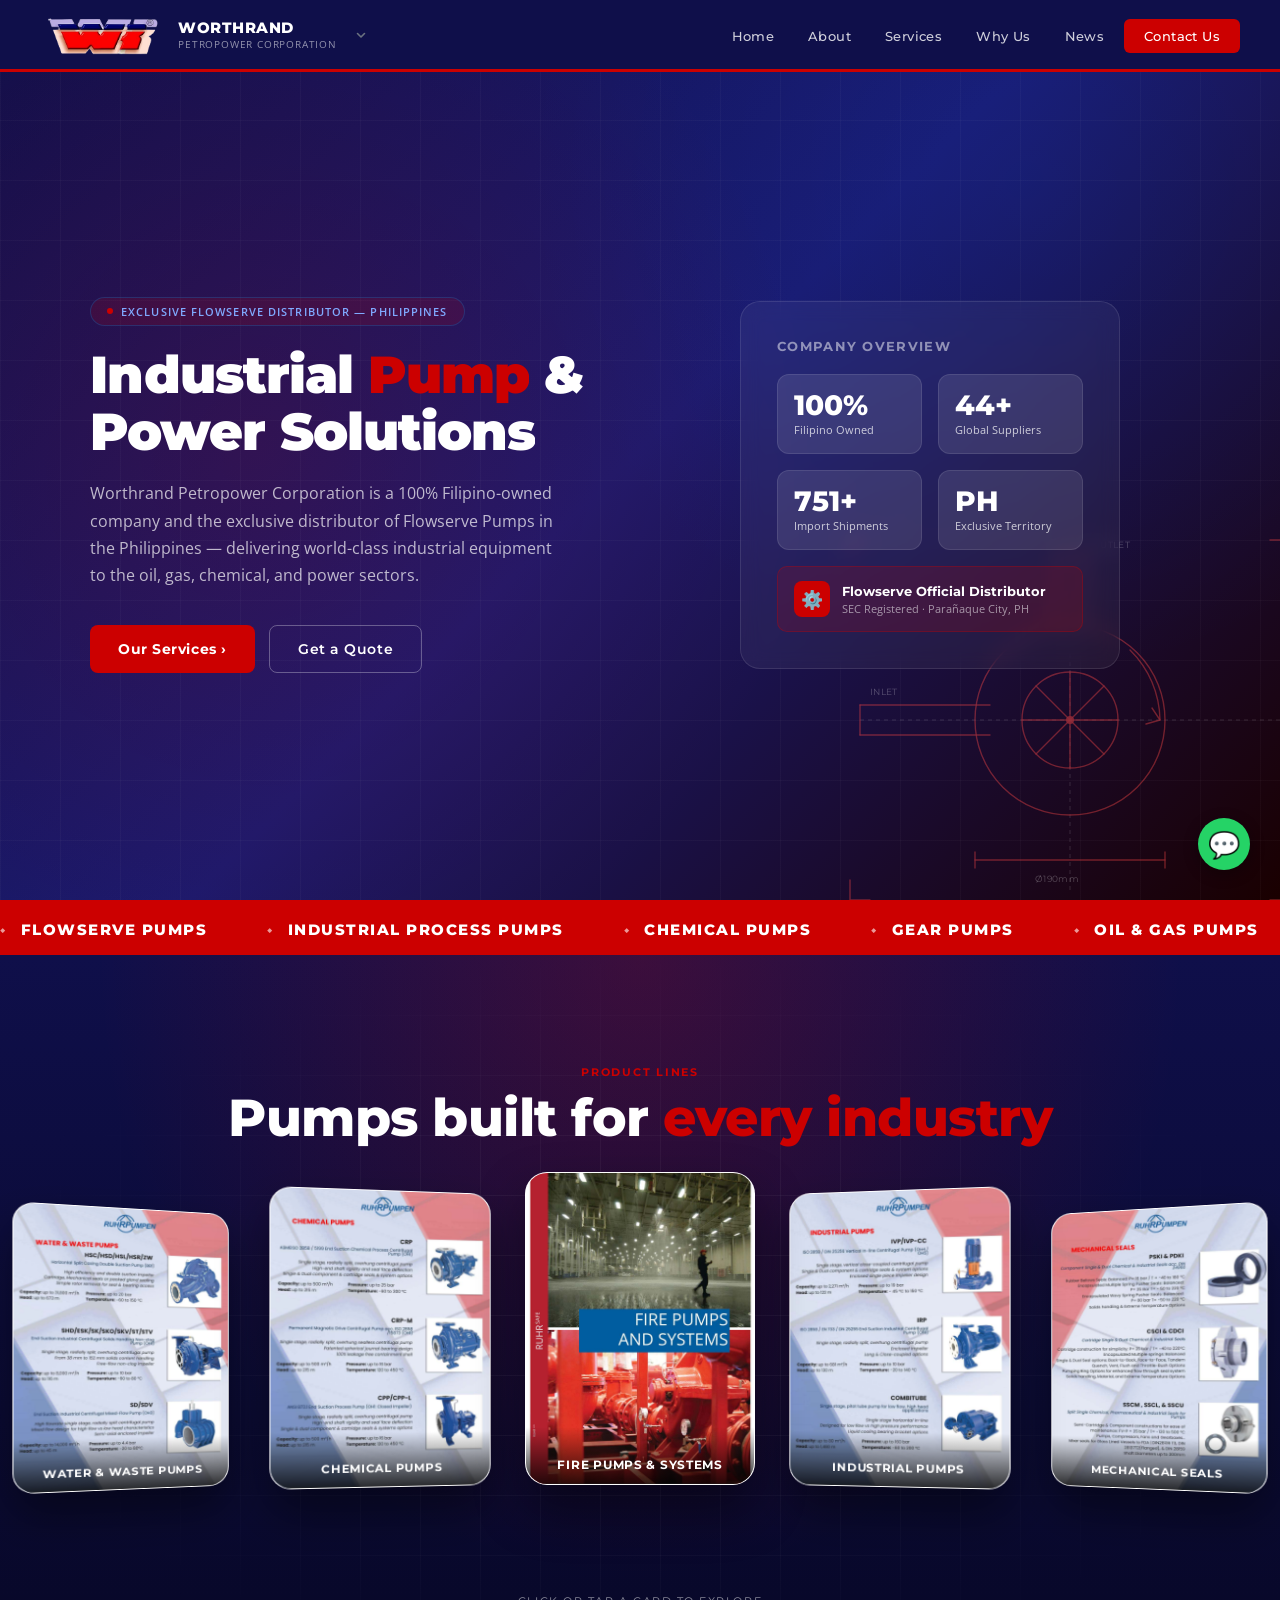
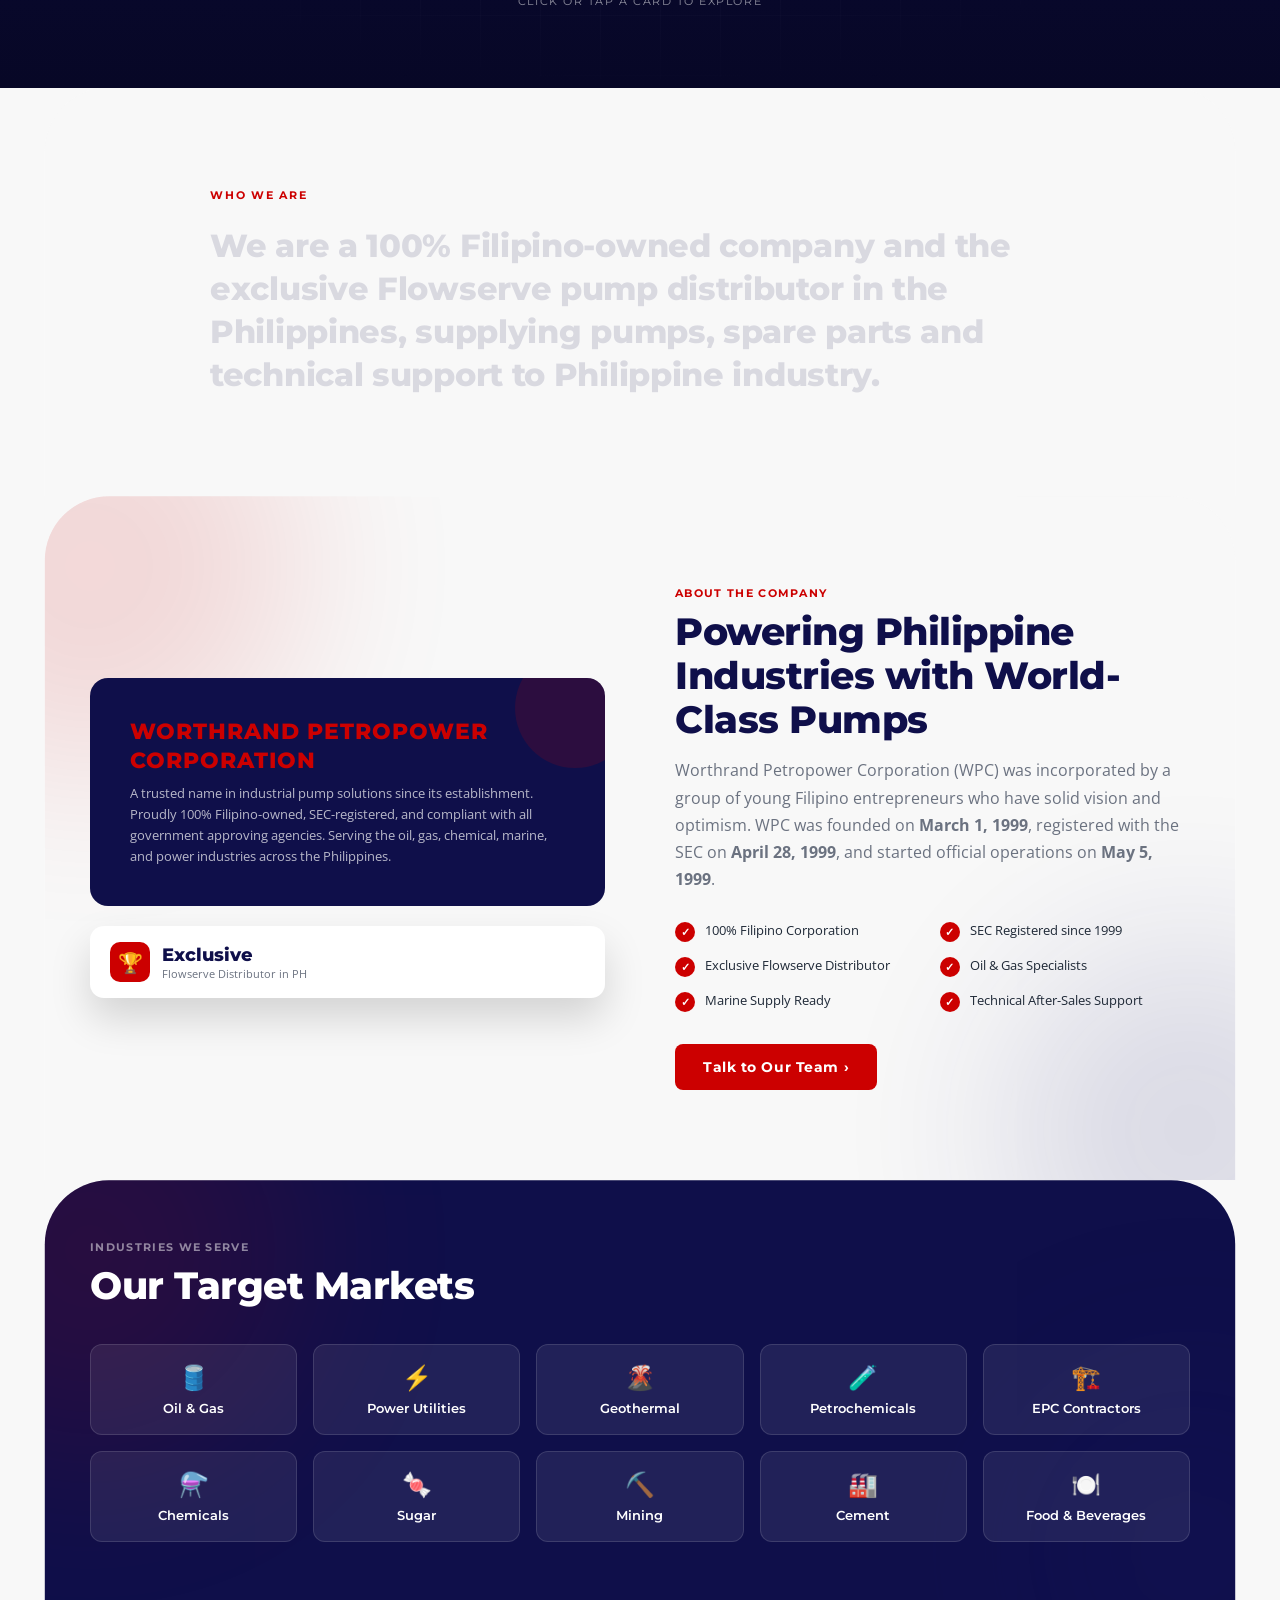
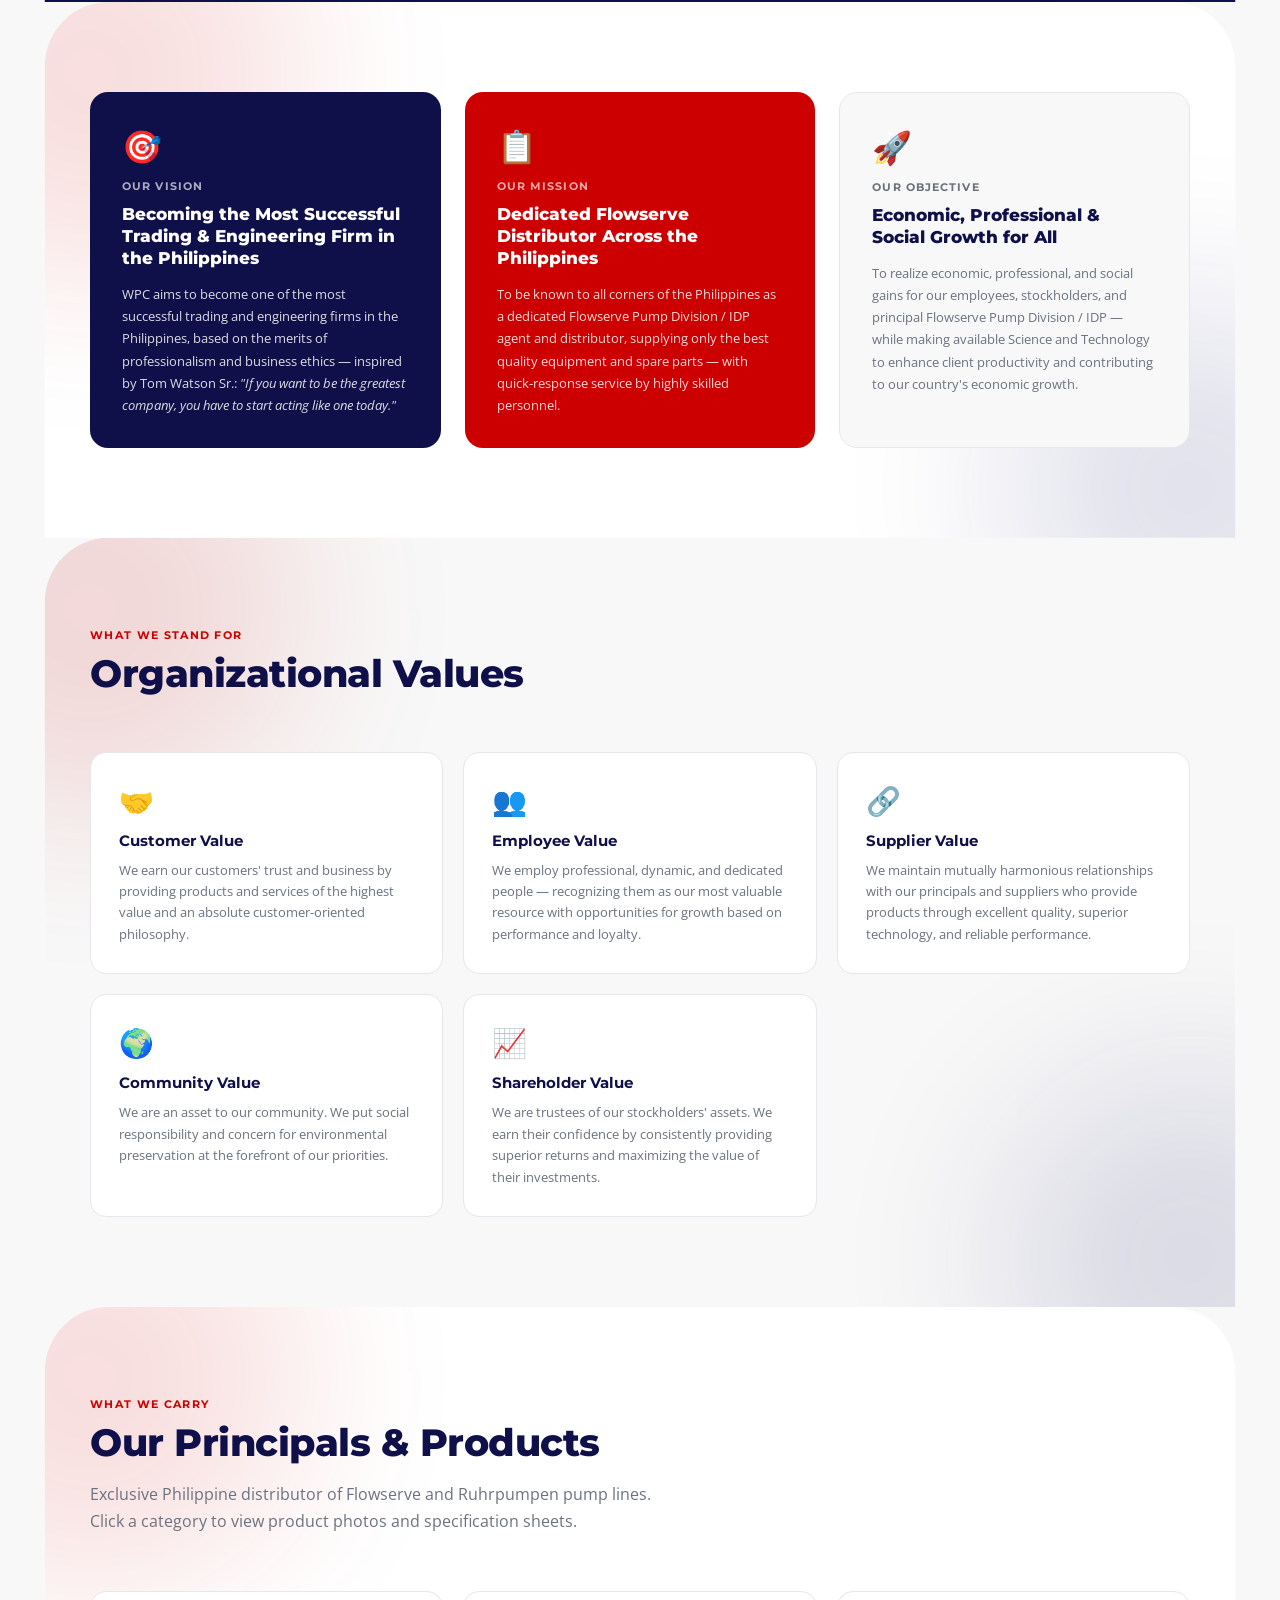
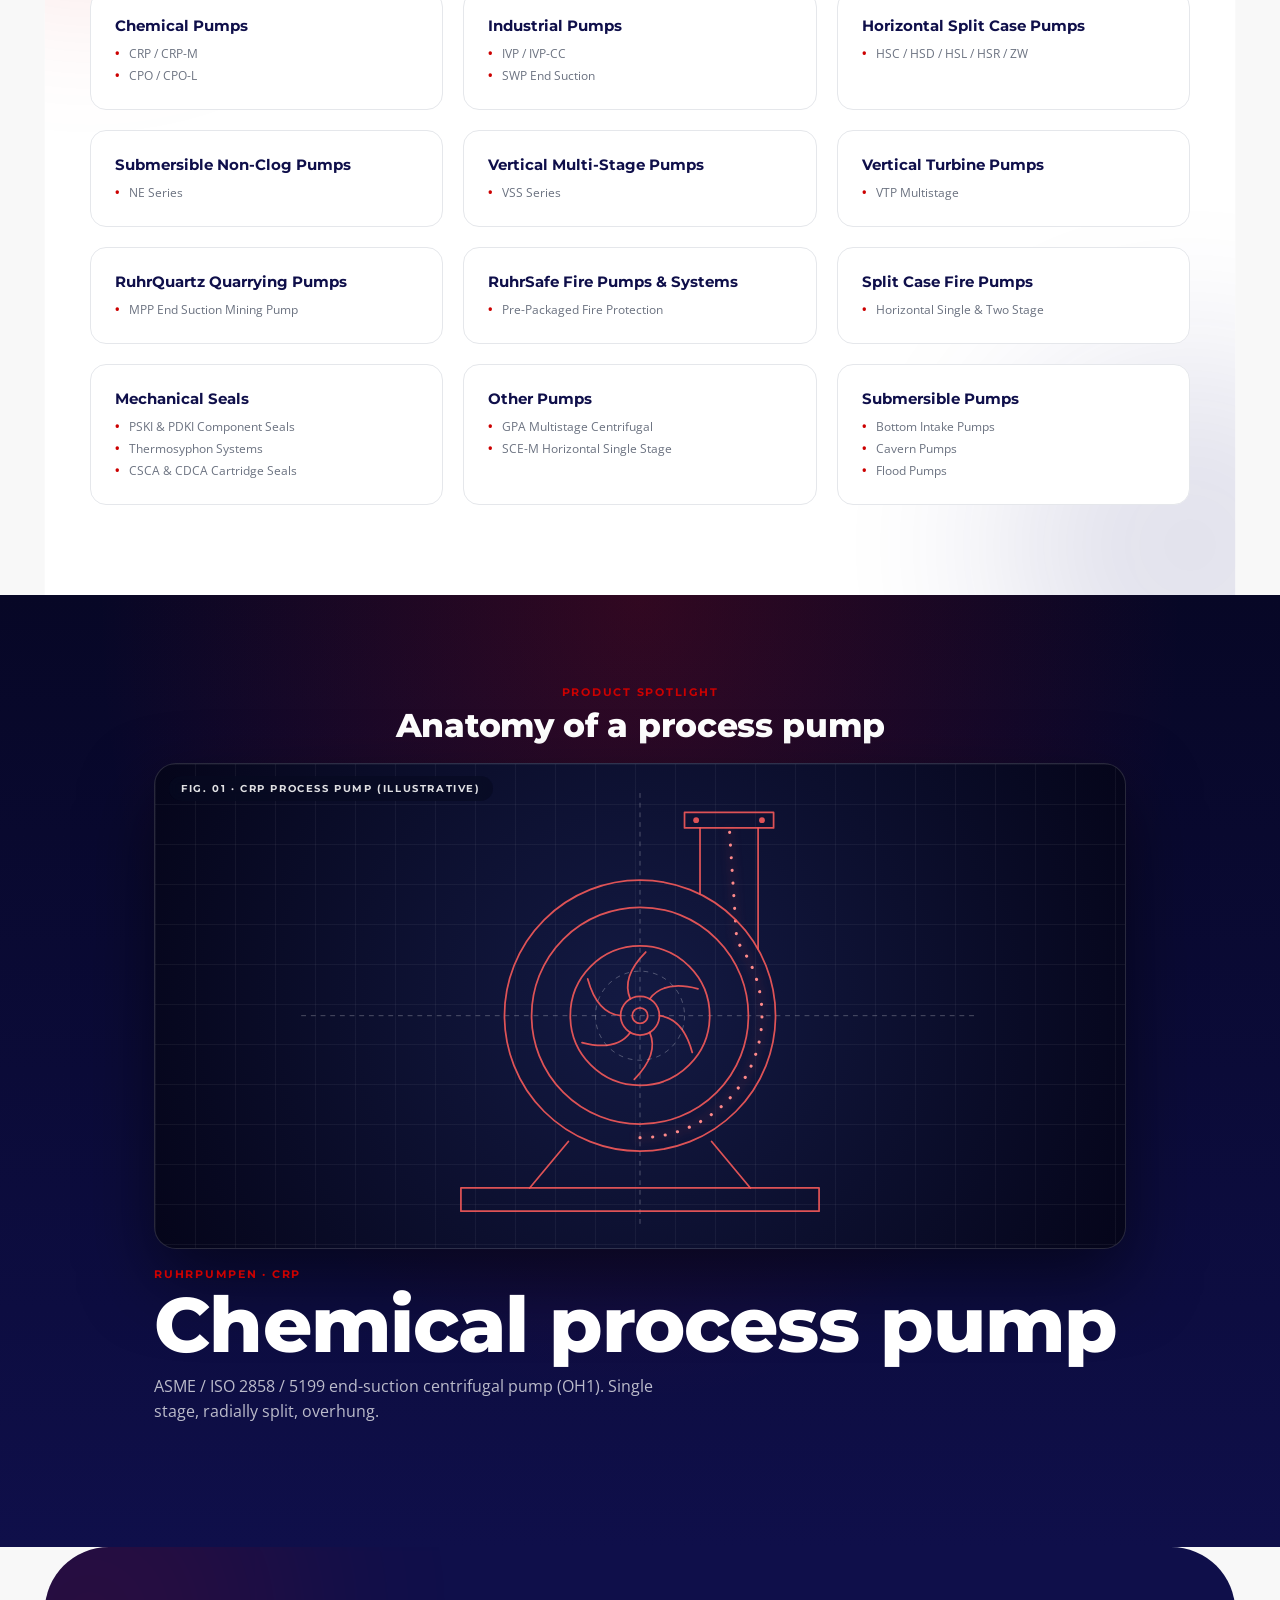
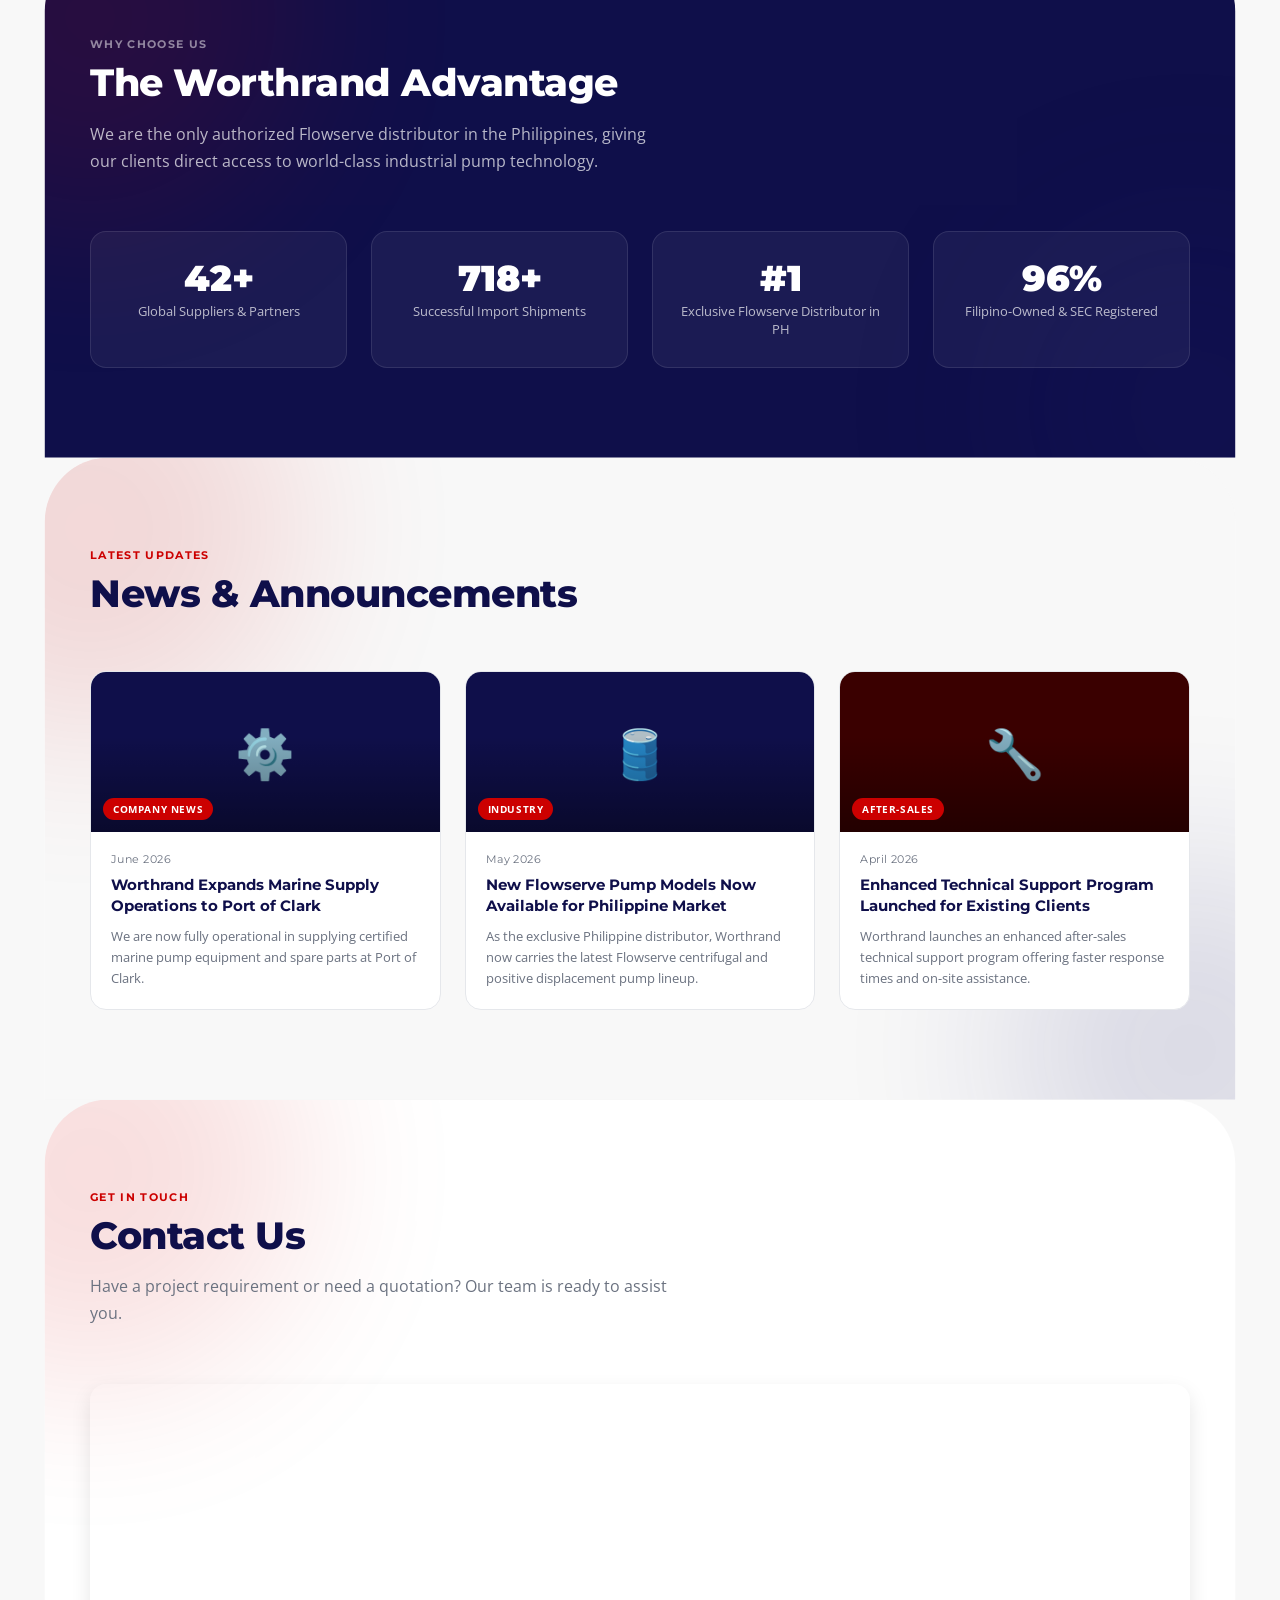
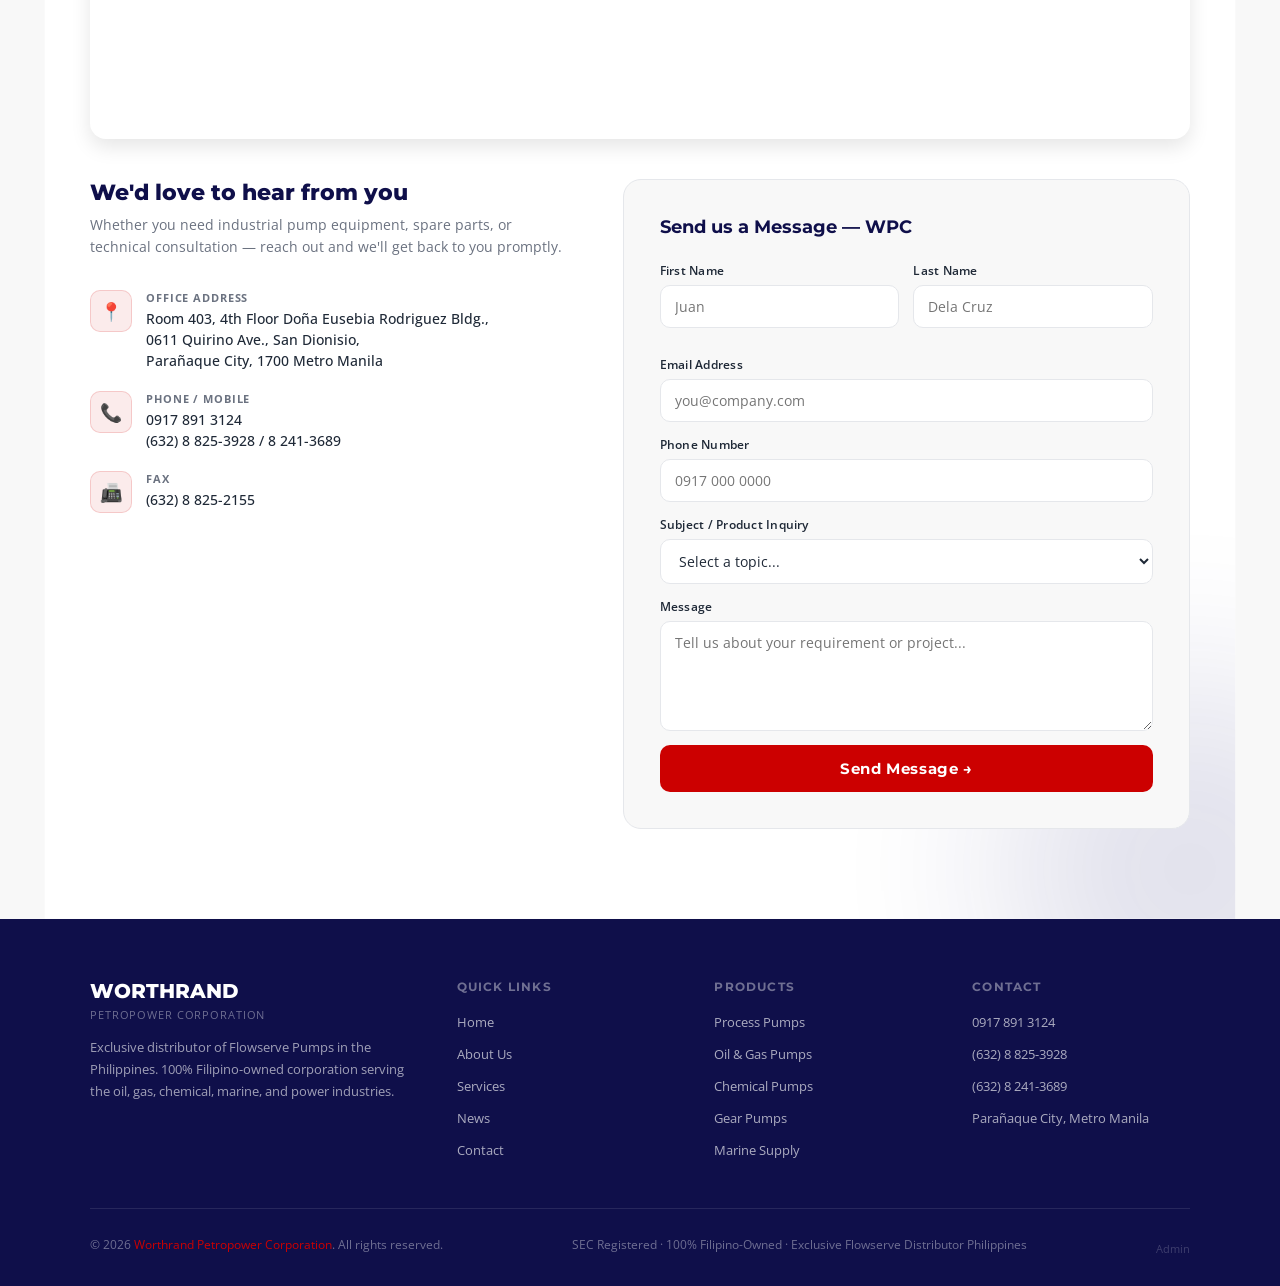
<file: index.html>
<!DOCTYPE html>
<html lang="en">
<head>
<meta charset="UTF-8">
<meta name="viewport" content="width=device-width, initial-scale=1.0">
<title>Worthrand Petropower & Worthwater Technology Corporation</title>
<meta name="description" content="Worthrand Petropower Corporation (WPC) and Worthwater Technology Corporation (WTC) — 100% Filipino-owned companies supplying world-class industrial equipment in the Philippines.">
<meta name="keywords" content="Flowserve Philippines, industrial pumps, Worthrand, Worthwater, WPC, WTC, industrial equipment Philippines">
<meta name="author" content="Worthrand Petropower Corporation / Worthwater Technology Corporation">
<meta name="robots" content="index, follow">
<meta property="og:title" content="Worthrand Petropower & Worthwater Technology Corporation">
<meta property="og:description" content="100% Filipino-owned companies supplying world-class industrial equipment in the Philippines since 1996.">
<meta property="og:url" content="https://razponce1.github.io/wpc/">
<meta property="og:type" content="website">
<link rel="preconnect" href="https://fonts.googleapis.com">
<link href="https://fonts.googleapis.com/css2?family=Montserrat:wght@400;500;600;700;800;900&family=Open+Sans:wght@300;400;500;600&display=swap" rel="stylesheet">
<style>
:root {
  --red: #CC0000;
  --red-dark: #A30000;
  --navy: #1A1A6E;
  --navy-dark: #0F0F4A;
  --wtc-blue: #0B5FA8;
  --white: #FFFFFF;
  --off-white: #F8F8F8;
  --gray: #6B7280;
  --gray-border: #E5E7EB;
  --text: #1F2937;
  --green: #059669;
  --ff-heading: 'Montserrat', sans-serif;
  --ff-body: 'Open Sans', sans-serif;
}

* { margin: 0; padding: 0; box-sizing: border-box; }

/* ===== CUSTOM SCROLLBAR ===== */
::-webkit-scrollbar { width: 10px; height: 10px; }
::-webkit-scrollbar-track { background: var(--off-white); }
::-webkit-scrollbar-thumb { background: var(--red); border-radius: 100px; border: 2px solid var(--off-white); }
::-webkit-scrollbar-thumb:hover { background: var(--red-dark); }
body.wtc-active ::-webkit-scrollbar-thumb { background: var(--wtc-blue); }
body.wtc-active ::-webkit-scrollbar-thumb:hover { background: #084a86; }
html { scrollbar-color: var(--red) var(--off-white); }
body.wtc-active { scrollbar-color: var(--wtc-blue) var(--off-white); }

/* ===== SCROLL PROGRESS BAR ===== */
#scrollProgress {
  position: fixed;
  top: 0; left: 0;
  height: 3px;
  width: 0%;
  background: linear-gradient(90deg, var(--red), var(--navy-dark));
  z-index: 1200;
  transition: width 0.1s ease-out, background 0.4s ease;
}
body.wtc-active #scrollProgress {
  background: linear-gradient(90deg, var(--wtc-blue), var(--navy-dark));
}
html { scroll-behavior: smooth; }
body { font-family: var(--ff-body); color: var(--text); background: var(--off-white); overflow-x: hidden; }
a { text-decoration: none; color: inherit; }

/* ===== COMPANY SWITCHER (in navbar) ===== */
.nav-brand {
  position: relative;
  cursor: pointer;
  user-select: none;
}

.nav-brand-chevron {
  color: var(--gray);
  margin-left: 4px;
  transition: transform 0.2s ease;
  vertical-align: middle;
}

.nav-brand.open .nav-brand-chevron {
  transform: rotate(180deg);
}

.company-dropdown {
  position: absolute;
  top: calc(100% + 14px);
  left: 0;
  background: white;
  border: 1px solid var(--gray-border);
  border-radius: 12px;
  box-shadow: 0 16px 40px hsla(0,0%,0%,0.15);
  padding: 6px;
  width: 250px;
  display: none;
  flex-direction: column;
  gap: 2px;
  z-index: 1100;
  cursor: default;
}

.company-dropdown.open {
  display: flex;
}

.company-dropdown-item {
  display: flex;
  align-items: center;
  gap: 10px;
  padding: 10px 12px;
  border-radius: 8px;
  border: none;
  background: transparent;
  cursor: pointer;
  text-align: left;
  font-family: var(--ff-body);
  color: var(--navy-dark);
  transition: background 0.15s ease;
}

.company-dropdown-item:hover {
  background: var(--off-white);
}

.company-dropdown-item.active {
  background: var(--off-white);
}

.company-dropdown-item strong {
  font-family: var(--ff-heading);
  font-size: 13px;
  display: block;
}

.company-dropdown-item small {
  font-size: 11px;
  color: var(--gray);
}

.company-dot {
  width: 10px;
  height: 10px;
  border-radius: 50%;
  flex-shrink: 0;
}

/* ===== NAVBAR ===== */
.navbar {
  position: fixed;
  top: 0; left: 0; right: 0;
  z-index: 1000;
  background: var(--navy-dark);
  border-bottom: 3px solid var(--red);
  padding: 0 40px;
  display: flex;
  align-items: center;
  justify-content: space-between;
  height: 72px;
  transition: border-color 0.35s ease, height 0.3s ease, background 0.3s ease, box-shadow 0.3s ease;
}
.navbar.scrolled {
  height: 60px;
  background: hsla(232,60%,10%,0.92);
  backdrop-filter: blur(10px);
  -webkit-backdrop-filter: blur(10px);
  box-shadow: 0 8px 24px hsla(0,0%,0%,0.25);
}
.navbar.scrolled .nav-logo-img { height: 38px; }
.navbar.wtc-theme { border-bottom-color: var(--wtc-blue); }

.nav-brand { display: flex; align-items: center; gap: 14px; }
.nav-logo-img { height: 46px; width: auto; object-fit: contain; flex-shrink: 0; transition: opacity 0.2s ease, height 0.3s ease; }
.nav-brand-text .name { font-family: var(--ff-heading); font-weight: 800; font-size: 15px; color: white; letter-spacing: 0.5px; line-height: 1.2; }
.nav-brand-text .sub { font-size: 10px; color: hsla(0,0%,100%,0.55); letter-spacing: 0.08em; text-transform: uppercase; }

.nav-links { display: flex; align-items: center; gap: 6px; list-style: none; }
.nav-links a { color: hsla(0,0%,100%,0.8); font-size: 13px; font-weight: 500; padding: 8px 14px; border-radius: 6px; transition: 0.2s ease; font-family: var(--ff-heading); letter-spacing: 0.03em; }
.nav-links a:hover { color: white; background: hsla(0,0%,100%,0.1); }
.nav-links a.active { color: var(--red); }
body.wtc-active .nav-links a.active { color: #5ab0f0; }
.nav-cta { background: var(--red) !important; color: white !important; padding: 9px 20px !important; border-radius: 6px !important; }
.nav-cta:hover { background: var(--red-dark) !important; }

.hamburger { display: none; flex-direction: column; gap: 5px; cursor: pointer; padding: 5px; }
.hamburger span { width: 24px; height: 2px; background: white; border-radius: 2px; transition: 0.3s ease; }

/* ===== SECTIONS ===== */
.company-section { display: none; opacity: 0; }
.company-section.active { display: block; opacity: 1; animation: sectionFadeIn 0.45s ease; }
@keyframes sectionFadeIn { from { opacity: 0; transform: translateY(8px); } to { opacity: 1; transform: translateY(0); } }
.nav-logo-img.fading { opacity: 0; }

/* ===== PAGE TRANSITION OVERLAY (circular reveal) ===== */
.page-transition {
  position: fixed;
  inset: 0;
  z-index: 3000;
  pointer-events: none;
}
.page-transition-circle {
  position: absolute;
  inset: 0;
  background: linear-gradient(135deg, var(--red), var(--navy-dark));
  clip-path: circle(0px at var(--ox, 50%) var(--oy, 50%));
  transition: clip-path 0.65s cubic-bezier(0.65,0,0.35,1);
  will-change: clip-path;
}
.page-transition.wtc .page-transition-circle {
  background: linear-gradient(135deg, var(--wtc-blue), var(--navy-dark));
}
.page-transition.run .page-transition-circle {
  clip-path: circle(2200px at var(--ox, 50%) var(--oy, 50%));
}

/* ===== HERO ===== */
.hero {
  min-height: 100vh;
  background: linear-gradient(135deg, var(--navy-dark) 0%, var(--navy) 50%, #1a0000 100%);
  display: flex; align-items: center;
  position: relative; overflow: hidden;
  padding: 130px 40px 60px;
}

.hero-bg-pattern { position: absolute; inset: 0; background-image: radial-gradient(circle at 20% 50%, hsla(0,100%,40%,0.15) 0%, transparent 50%), radial-gradient(circle at 80% 20%, hsla(220,100%,50%,0.1) 0%, transparent 40%); animation: heroAmbient 20s ease-in-out infinite; transition: opacity 0.6s ease; }
body.wtc-active .hero-bg-pattern { background-image: radial-gradient(circle at 20% 50%, hsla(206,100%,45%,0.16) 0%, transparent 50%), radial-gradient(circle at 80% 20%, hsla(0,100%,45%,0.08) 0%, transparent 40%); }
@keyframes heroAmbient {
  0%, 100% { transform: translate(0,0) scale(1); }
  50% { transform: translate(2%, -2%) scale(1.06); }
}
.hero-grid-lines { position: absolute; inset: 0; background-image: linear-gradient(hsla(0,0%,100%,0.03) 1px, transparent 1px), linear-gradient(90deg, hsla(0,0%,100%,0.03) 1px, transparent 1px); background-size: 60px 60px; opacity: 0; animation: gridFadeIn 1.4s ease forwards; animation-delay: 0.2s; }
@keyframes gridFadeIn { to { opacity: 1; } }

.hero-grid-glow {
  position: absolute;
  inset: 0;
  background-image: linear-gradient(hsla(0,90%,62%,0.4) 1px, transparent 1px), linear-gradient(90deg, hsla(0,90%,62%,0.4) 1px, transparent 1px);
  background-size: 60px 60px;
  -webkit-mask-image: radial-gradient(circle 220px at var(--mx, 50%) var(--my, 50%), white, transparent 70%);
  mask-image: radial-gradient(circle 220px at var(--mx, 50%) var(--my, 50%), white, transparent 70%);
  pointer-events: none;
  opacity: 0;
  transition: opacity 0.3s ease;
}
.hero:hover .hero-grid-glow { opacity: 1; }
body.wtc-active .hero-grid-glow {
  background-image: linear-gradient(hsla(206,85%,62%,0.4) 1px, transparent 1px), linear-gradient(90deg, hsla(206,85%,62%,0.4) 1px, transparent 1px);
}

/* ===== BLUEPRINT DRAW-IN ANIMATION ===== */
.hero-blueprint-wrap {
  position: absolute;
  right: -20px;
  bottom: -10px;
  width: 460px;
  max-width: 45vw;
  z-index: 1;
  pointer-events: none;
  overflow: hidden;
}
.hero-blueprint {
  position: relative;
  width: 100%;
  height: auto;
  display: block;
  opacity: 0.55;
}
.bp-line {
  fill: none;
  stroke: hsla(0,90%,62%,0.75);
  stroke-width: 1.4;
  stroke-linecap: round;
  stroke-linejoin: round;
  stroke-dasharray: 1;
  stroke-dashoffset: 1;
  animation: bpDraw 1.8s cubic-bezier(0.65,0,0.35,1) forwards;
}
.bp-dash {
  fill: none;
  stroke: hsla(0,0%,100%,0.25);
  stroke-width: 1;
  stroke-dasharray: 4 4;
}
.bp-dot { fill: hsla(0,90%,62%,0.85); opacity: 0; animation: bpFade 0.4s ease forwards; }
.bp-label { fill: hsla(0,0%,100%,0.5); font-size: 9px; font-family: var(--ff-heading); letter-spacing: 0.04em; opacity: 0; animation: bpFade 0.5s ease forwards; }
body.wtc-active .bp-line { stroke: hsla(206,85%,62%,0.8); }
body.wtc-active .bp-dot { fill: hsla(206,85%,62%,0.85); }

.bp-d1 { animation-delay: 0s; }
.bp-d2 { animation-delay: 0.25s; }
.bp-d3 { animation-delay: 0.5s; }
.bp-d4 { animation-delay: 0.75s; }
.bp-d5 { animation-delay: 1s; }
.bp-d6 { animation-delay: 1.2s; }
.bp-d7 { animation-delay: 1.4s; }
.bp-fade1 { animation-delay: 1.6s; }
.bp-fade2 { animation-delay: 1.8s; }
.bp-fade3 { animation-delay: 2s; }

@keyframes bpDraw { to { stroke-dashoffset: 0; } }
@keyframes bpFade { to { opacity: 1; } }

.hero-blueprint-sweep {
  position: absolute;
  left: 0; right: 0;
  height: 40%;
  background: linear-gradient(hsla(0,90%,65%,0), hsla(0,90%,65%,0.12), hsla(0,90%,65%,0));
  animation: bpSweep 4s ease-in-out infinite;
  animation-delay: 2.2s;
}
body.wtc-active .hero-blueprint-sweep {
  background: linear-gradient(hsla(206,85%,65%,0), hsla(206,85%,65%,0.14), hsla(206,85%,65%,0));
}
@keyframes bpSweep {
  0% { top: -40%; }
  100% { top: 100%; }
}

.hero-content { position: relative; z-index: 2; max-width: 1100px; margin: 0 auto; width: 100%; display: grid; grid-template-columns: 1fr 1fr; gap: 60px; align-items: center; }

.hero-eyebrow { display: inline-flex; align-items: center; gap: 8px; background: hsla(0,100%,40%,0.15); border: 1px solid hsla(204,100%,40%,0.3); border-radius: 100px; padding: 6px 16px; font-size: 11px; font-weight: 600; color: #80AAFF; letter-spacing: 0.1em; text-transform: uppercase; margin-bottom: 20px; }
.hero-eyebrow::before { content: ""; width: 6px; height: 6px; border-radius: 50%; background: var(--red); }

.hero-title { font-family: var(--ff-heading); font-size: clamp(30px, 4.5vw, 52px); font-weight: 900; color: white; line-height: 1.1; letter-spacing: -1px; margin-bottom: 20px; }
.hero-title .accent { color: var(--red); }

.hero-desc { font-size: 16px; color: hsla(0,0%,100%,0.7); line-height: 1.7; margin-bottom: 36px; max-width: 480px; }

.hero-actions { display: flex; gap: 14px; flex-wrap: wrap; }

.btn-primary { background: var(--red); color: white; font-family: var(--ff-heading); font-weight: 700; font-size: 14px; padding: 14px 28px; border-radius: 8px; border: none; cursor: pointer; transition: 0.2s ease; letter-spacing: 0.04em; display: inline-flex; align-items: center; gap: 8px; }
.btn-primary:hover { background: var(--red-dark); transform: translateY(-2px); box-shadow: 0 8px 20px hsla(0,100%,40%,0.3); }

.btn-outline { background: transparent; color: white; font-family: var(--ff-heading); font-weight: 600; font-size: 14px; padding: 14px 28px; border-radius: 8px; border: 1px solid hsla(0,0%,100%,0.3); cursor: pointer; transition: 0.2s ease; letter-spacing: 0.04em; display: inline-flex; align-items: center; gap: 8px; }
.btn-outline:hover { border-color: white; background: hsla(0,0%,100%,0.08); }

.hero-visual { display: flex; justify-content: center; align-items: center; }
.hero-card { background: hsla(0,0%,100%,0.05); border: 1px solid hsla(0,0%,100%,0.1); border-radius: 20px; padding: 36px; width: 100%; max-width: 380px; backdrop-filter: blur(10px); }
.hero-card-title { font-family: var(--ff-heading); font-size: 13px; font-weight: 700; color: hsla(0,0%,100%,0.5); text-transform: uppercase; letter-spacing: 0.1em; margin-bottom: 20px; }
.hero-stat-row { display: grid; grid-template-columns: 1fr 1fr; gap: 16px; margin-bottom: 16px; }
.hero-stat { background: hsla(0,0%,100%,0.1); border: 1px solid hsla(0,0%,100%,0.1); border-radius: 12px; padding: 16px; }
.hero-stat-num { font-family: var(--ff-heading); font-size: 28px; font-weight: 800; color: white; line-height: 1; margin-bottom: 4px; }
.hero-stat-label { font-size: 11px; color: hsla(0,0%,100%,0.75); line-height: 1.3; }
.hero-badge { background: hsla(0,100%,40%,0.15); border: 1px solid hsla(0,100%,40%,0.3); border-radius: 10px; padding: 14px 16px; display: flex; align-items: center; gap: 12px; }
.hero-badge-icon { width: 36px; height: 36px; background: var(--red); border-radius: 8px; display: flex; align-items: center; justify-content: center; font-size: 18px; flex-shrink: 0; }
.hero-badge-text .b-title { font-family: var(--ff-heading); font-size: 13px; font-weight: 700; color: white; }
.hero-badge-text .b-sub { font-size: 11px; color: hsla(0,0%,100%,0.55); margin-top: 2px; }

/* ===== TICKER (marquee) ===== */
.ticker { background: var(--red); padding: 16px 0; overflow: hidden; white-space: nowrap; transition: background 0.4s ease; }
.ticker-wtc { background: var(--wtc-blue); }
.ticker-inner { display: inline-flex; animation: ticker 32s linear infinite; }
.ticker:hover .ticker-inner { animation-play-state: paused; }
.ticker-item { font-family: var(--ff-heading); font-size: 15px; font-weight: 800; color: white; letter-spacing: 0.1em; text-transform: uppercase; display: flex; align-items: center; gap: 14px; padding-right: 60px; }
.ticker-item::before { content: "\25C6"; font-size: 9px; opacity: 0.6; }
@keyframes ticker { from { transform: translateX(0); } to { transform: translateX(-50%); } }

/* ===== SCROLL-DRIVEN CARD FAN ===== */
.fan-section {
  position: relative;
  background:
    radial-gradient(ellipse at 50% 0%, hsla(0,90%,45%,0.22), transparent 60%),
    linear-gradient(180deg, var(--navy-dark), #070726);
}
.fan-section.fan-wtc {
  background:
    radial-gradient(ellipse at 50% 0%, hsla(206,85%,45%,0.26), transparent 60%),
    linear-gradient(180deg, var(--navy-dark), #070726);
}
.fan-sticky {
  position: relative;
  overflow: hidden;
  display: flex;
  flex-direction: column;
  align-items: center;
  justify-content: center;
  padding: 110px 20px 80px;
}
.fan-bg-grid {
  position: absolute; inset: 0;
  background-image: linear-gradient(hsla(0,0%,100%,0.05) 1px, transparent 1px), linear-gradient(90deg, hsla(0,0%,100%,0.05) 1px, transparent 1px);
  background-size: 60px 60px;
  -webkit-mask-image: radial-gradient(ellipse at center, #000 25%, transparent 75%);
  mask-image: radial-gradient(ellipse at center, #000 25%, transparent 75%);
  pointer-events: none;
}
.fan-heading { position: relative; z-index: 2; text-align: center; margin-bottom: 26px; }
.fan-eyebrow { font-family: var(--ff-heading); font-size: 11px; font-weight: 700; letter-spacing: 0.16em; text-transform: uppercase; color: var(--red); margin-bottom: 10px; }
.fan-wtc .fan-eyebrow { color: #4aa3ea; }
.fan-title { font-family: var(--ff-heading); font-size: clamp(26px, 4.2vw, 52px); font-weight: 800; color: white; line-height: 1.1; letter-spacing: -0.5px; }
.fan-title span { color: var(--red); }
.fan-wtc .fan-title span { color: #4aa3ea; }
.fan-stage {
  --w: clamp(130px, 18vw, 250px);
  position: relative;
  width: 100%;
  height: calc(var(--w) * 1.36 + 90px);
  perspective: 1400px;
  z-index: 1;
}
.fan-card {
  position: absolute;
  left: 50%; top: 0;
  width: var(--w);
  height: calc(var(--w) * 1.36);
  margin-left: calc(var(--w) / -2);
  border-radius: 22px;
  overflow: hidden;
  background: white;
  border: 1px solid hsla(0,0%,100%,0.14);
  box-shadow: 0 24px 50px hsla(0,0%,0%,0.45);
  cursor: pointer;
  transform-origin: 50% 115%;
  will-change: transform;
  transition: box-shadow 0.25s ease;
}
.fan-card:hover { box-shadow: 0 28px 60px hsla(0,90%,50%,0.4); }
.fan-wtc .fan-card:hover { box-shadow: 0 28px 60px hsla(206,85%,50%,0.45); }
.fan-card img { width: 100%; height: 100%; object-fit: cover; object-position: top; display: block; }
.fan-label {
  position: absolute; left: 0; right: 0; bottom: 0;
  padding: 30px 12px 12px;
  background: linear-gradient(transparent, hsla(0,0%,0%,0.8));
  color: white; text-align: center;
  font-family: var(--ff-heading); font-size: 12px; font-weight: 700; letter-spacing: 0.06em; text-transform: uppercase;
}
.fan-hint { position: relative; z-index: 2; margin-top: 18px; font-family: var(--ff-heading); font-size: 11px; letter-spacing: 0.14em; text-transform: uppercase; color: hsla(0,0%,100%,0.55); }
@media (prefers-reduced-motion: reduce) {
  .ticker-inner { animation: none; }
}

/* ===== PRELOADER ===== */
#preloader { position: fixed; inset: 0; z-index: 5000; animation: plFailsafe 0.01s linear 5s forwards; }
@keyframes plFailsafe { to { opacity: 0; visibility: hidden; pointer-events: none; } }
.pl-panel { position: absolute; left: 0; right: 0; height: 50.3%; background: linear-gradient(135deg, var(--navy-dark), #070726); transition: transform 0.85s cubic-bezier(0.76,0,0.24,1); }
.pl-top { top: 0; }
.pl-bottom { bottom: 0; }
.pl-top::after { content: ""; position: absolute; left: 0; right: 0; bottom: -1px; height: 2px; background: linear-gradient(90deg, transparent, var(--red), transparent); }
.pl-center { position: absolute; inset: 0; display: flex; flex-direction: column; align-items: center; justify-content: center; gap: 22px; transition: opacity 0.35s ease, transform 0.5s ease; }
.pl-center img { height: 72px; width: auto; animation: plPulse 1.4s ease-in-out infinite; }
@keyframes plPulse { 0%,100% { transform: scale(1); opacity: 0.9; } 50% { transform: scale(1.06); opacity: 1; } }
.pl-bar { width: 220px; height: 3px; background: hsla(0,0%,100%,0.12); border-radius: 100px; overflow: hidden; }
.pl-bar span { display: block; height: 100%; width: 0; background: linear-gradient(90deg, var(--red), #ff7a7a); animation: plFill 1.4s cubic-bezier(0.65,0,0.35,1) forwards; }
@keyframes plFill { to { width: 100%; } }
.pl-text { font-family: var(--ff-heading); font-size: 11px; letter-spacing: 0.32em; color: hsla(0,0%,100%,0.5); text-transform: uppercase; }
#preloader.done { pointer-events: none; }
#preloader.done .pl-center { opacity: 0; transform: scale(1.08); }
#preloader.done .pl-top { transform: translateY(-101%); }
#preloader.done .pl-bottom { transform: translateY(101%); }
body.preloading .hero * { animation-play-state: paused !important; }

/* ===== HERO INTRO (split headline) ===== */
.hero .w { display: inline-block; overflow: hidden; vertical-align: top; padding-bottom: 0.14em; margin-bottom: -0.14em; }
.hero .wi { display: inline-block; }
.hero.split-armed:not(.play) .wi { transform: translateY(118%); }
.hero.split-armed.play .wi { transition: transform 0.95s cubic-bezier(0.16,1,0.3,1); transition-delay: calc(var(--i) * 85ms + 100ms); transform: none; }
.hero.split-armed:not(.play) .hero-eyebrow,
.hero.split-armed:not(.play) .hero-desc,
.hero.split-armed:not(.play) .hero-actions,
.hero.split-armed:not(.play) .hero-visual { opacity: 0; transform: translateY(28px); }
.hero.split-armed.play .hero-eyebrow,
.hero.split-armed.play .hero-desc,
.hero.split-armed.play .hero-actions,
.hero.split-armed.play .hero-visual { transition: opacity 0.9s ease, transform 0.9s cubic-bezier(0.16,1,0.3,1); }
.hero.split-armed.play .hero-eyebrow { transition-delay: 0s; }
.hero.split-armed.play .hero-desc { transition-delay: 0.55s; }
.hero.split-armed.play .hero-actions { transition-delay: 0.7s; }
.hero.split-armed.play .hero-visual { transition-delay: 0.85s; }
.btn-primary, .btn-outline { will-change: transform; }

/* ===== STATEMENT (word-by-word scroll reveal) ===== */
.statement-section { background: var(--off-white); padding: 100px 40px; position: relative; }
.statement-inner { max-width: 860px; margin: 0 auto; }
.statement-eyebrow { font-family: var(--ff-heading); font-size: 11px; font-weight: 700; letter-spacing: 0.16em; text-transform: uppercase; color: var(--red); margin-bottom: 22px; }
.statement-wtc .statement-eyebrow { color: var(--wtc-blue); }
.statement-text { font-family: var(--ff-heading); font-size: clamp(20px, 2.5vw, 34px); font-weight: 800; line-height: 1.35; letter-spacing: -0.3px; color: var(--navy-dark); }
.statement-text em { font-style: normal; }
.statement-text .sw { opacity: 0.13; transition: opacity 0.35s ease, color 0.35s ease; }
.statement-text .sw.on { opacity: 1; }
.statement-text .sw.hl.on { color: var(--red); }
.statement-wtc .statement-text .sw.hl.on { color: var(--wtc-blue); }
@media (prefers-reduced-motion: reduce) { #preloader { display: none; } .statement-text .sw { opacity: 1; } }

/* ===== CARD GLARE ===== */
.principal-card, .why-card { position: relative; overflow: hidden; }
.principal-card::after, .why-card::after { content: ""; position: absolute; inset: 0; border-radius: inherit; pointer-events: none; opacity: 0; transition: opacity 0.25s ease; }
.principal-card::after { background: radial-gradient(circle 190px at var(--gx, 50%) var(--gy, 50%), hsla(0,90%,58%,0.17), transparent 70%); }
.why-card::after { background: radial-gradient(circle 190px at var(--gx, 50%) var(--gy, 50%), hsla(0,0%,100%,0.16), transparent 70%); }
body.wtc-active .principal-card::after { background: radial-gradient(circle 190px at var(--gx, 50%) var(--gy, 50%), hsla(206,85%,55%,0.2), transparent 70%); }
.principal-card:hover::after, .why-card:hover::after { opacity: 1; }

/* ===== STORY VIDEO PLAYER (timeline, play/pause) ===== */
.story { --fh: min(54vh, 46vw); --fw: calc(var(--fh) * 2); position: relative; padding: 90px 20px 80px;
  background: radial-gradient(ellipse at 50% 0%, hsla(0,90%,45%,0.2), transparent 60%), linear-gradient(180deg, #070726, var(--navy-dark)); }
.story-wtc { background: radial-gradient(ellipse at 50% 0%, hsla(206,85%,45%,0.24), transparent 60%), linear-gradient(180deg, #070726, var(--navy-dark)); }
.story-inner { display: flex; flex-direction: column; align-items: center; }
.story-head { text-align: center; margin-bottom: 18px; }
.story-eyebrow { font-family: var(--ff-heading); font-size: 11px; font-weight: 700; letter-spacing: 0.16em; text-transform: uppercase; color: var(--red); margin-bottom: 6px; }
.story-wtc .story-eyebrow { color: #4aa3ea; }
.story-title { font-family: var(--ff-heading); font-size: clamp(20px, 2.6vw, 34px); font-weight: 800; color: white; letter-spacing: -0.3px; }
.story-frame { position: relative; height: var(--fh); width: var(--fw); max-width: 94vw; border-radius: 22px; overflow: hidden; border: 1px solid hsla(0,0%,100%,0.14); background: radial-gradient(circle at 50% 50%, hsl(232,55%,17%), #05051a); box-shadow: 0 30px 70px hsla(0,0%,0%,0.5); }
.story-frame::before { content: ""; position: absolute; inset: 0; z-index: 0; background-image: linear-gradient(hsla(0,0%,100%,0.05) 1px, transparent 1px), linear-gradient(90deg, hsla(0,0%,100%,0.05) 1px, transparent 1px); background-size: 40px 40px; }
.story-cam { position: absolute; inset: 0; z-index: 1; transform-origin: 0 0; will-change: transform; }
.story-cam > svg, .story-cam > img { position: absolute; inset: 0; width: 100%; height: 100%; display: block; }
.story-cam > img { object-fit: cover; }
.story-cam > img + img { opacity: 0; }
.story-hud { position: absolute; left: 14px; top: 12px; z-index: 3; padding: 6px 12px; border-radius: 100px; background: hsla(232,60%,8%,0.62); backdrop-filter: blur(6px); -webkit-backdrop-filter: blur(6px); font-family: var(--ff-heading); font-size: 10px; font-weight: 700; letter-spacing: 0.16em; text-transform: uppercase; color: hsla(0,0%,100%,0.88); }
.story-caps { position: relative; width: var(--fw); max-width: 94vw; height: clamp(150px, 24vh, 200px); margin-top: 18px; }
.story-cap { position: absolute; left: 0; top: 0; right: 0; opacity: 0; will-change: opacity, transform; pointer-events: none; }
.cap-kicker { font-family: var(--ff-heading); font-size: 11px; font-weight: 700; letter-spacing: 0.16em; text-transform: uppercase; color: var(--red); margin-bottom: 6px; }
.story-wtc .cap-kicker { color: #4aa3ea; }
.cap-big { font-family: var(--ff-heading); font-size: clamp(30px, min(6vw, 9vh), 80px); font-weight: 800; line-height: 1; letter-spacing: -1px; color: white; }
.cap-small { max-width: 520px; margin-top: 10px; font-size: clamp(13px, 1.25vw, 16px); line-height: 1.55; color: hsla(0,0%,100%,0.72); }
.story-svg { overflow: visible; }
.st-dash { stroke: hsla(0,0%,100%,0.28); stroke-width: 1; stroke-dasharray: 5 5; fill: none; }
.sl { fill: none; stroke: hsla(0,90%,66%,0.9); stroke-width: 1.8; stroke-linecap: round; stroke-linejoin: round; stroke-dasharray: 1; stroke-dashoffset: 1; }
.story.in .sl { animation: bpDraw 1.7s cubic-bezier(0.65,0,0.35,1) forwards; animation-delay: var(--d, 0s); }
.story.paused .sl { animation-play-state: paused; }
.sl-g .sl { animation-delay: .8s !important; }
.sl-g { transform-origin: 400px 260px; animation: impSpin 14s linear infinite; animation-delay: 2.4s; }
@keyframes impSpin { to { transform: rotate(-360deg); } }
.st-flow { fill: none; stroke: #ff8a8a; stroke-width: 3.2; stroke-linecap: round; stroke-dasharray: 0.1 13; opacity: 0; filter: drop-shadow(0 0 5px hsla(0,90%,60%,0.9)); animation: flowUp 1.6s linear infinite; transition: opacity 1s ease 2.2s; }
.story.in .st-flow { opacity: 1; }
@keyframes flowUp { to { stroke-dashoffset: -26.2; } }
.story.paused .sl-g, .story.paused .st-flow { animation-play-state: paused; }
.st-bolt { fill: hsla(0,90%,66%,0.9); }
.hl { opacity: 0; transition: opacity 0.5s ease; }
.hl circle, .hl rect, .hl ellipse, .hl path { fill: none; stroke: #ff4d4d; stroke-width: 1.6; filter: drop-shadow(0 0 6px hsla(0,90%,60%,0.85)); }
.hl text { fill: white; stroke: none; font-family: var(--ff-heading); font-size: 11px; font-weight: 700; letter-spacing: 1.5px; filter: none; }
.hl-4 ellipse { stroke-dasharray: 3 7; stroke-width: 1.2; }
.story[data-active="1"] .hl-1, .story[data-active="2"] .hl-2, .story[data-active="3"] .hl-3, .story[data-active="4"] .hl-4 { opacity: 1; }
@media (max-width: 700px) {
  .story { --fh: min(46vh, 72vw); --fw: 94vw; padding: 70px 14px 60px; }
  .story-caps { height: 180px; }
  .story-hud { font-size: 9px; }
}
@media (prefers-reduced-motion: reduce) { .sl { stroke-dashoffset: 0; animation: none !important; } }

/* ===== SECTION COMMONS ===== */
.section { padding: 90px 40px; width: 100%; position: relative; overflow: hidden; }
.section-inner { max-width: 1100px; margin: 0 auto; position: relative; z-index: 1; }
.section::before, .section::after {
  content: "";
  position: absolute;
  border-radius: 50%;
  filter: blur(90px);
  opacity: 0.13;
  pointer-events: none;
  z-index: 0;
  transition: background 0.6s ease;
}
.section::before {
  width: 420px; height: 420px;
  background: var(--red);
  top: -140px; left: -120px;
  animation: ambientFloat1 24s ease-in-out infinite;
}
.section::after {
  width: 380px; height: 380px;
  background: var(--navy);
  bottom: -140px; right: -100px;
  animation: ambientFloat2 28s ease-in-out infinite;
}
body.wtc-active .section::before { background: var(--wtc-blue); }
body.wtc-active .section::after { background: var(--navy-dark); }
@keyframes ambientFloat1 {
  0%, 100% { transform: translate(0,0) scale(1); }
  50% { transform: translate(70px, 50px) scale(1.18); }
}
@keyframes ambientFloat2 {
  0%, 100% { transform: translate(0,0) scale(1); }
  50% { transform: translate(-55px, -35px) scale(1.12); }
}
.section-eyebrow { font-family: var(--ff-heading); font-size: 11px; font-weight: 700; letter-spacing: 0.12em; text-transform: uppercase; color: var(--red); margin-bottom: 10px; }
.section-title { font-family: var(--ff-heading); font-size: clamp(24px, 3.5vw, 38px); font-weight: 800; color: var(--navy-dark); line-height: 1.15; letter-spacing: -0.5px; margin-bottom: 16px; }
.section-desc { font-size: 16px; color: var(--gray); line-height: 1.7; max-width: 580px; }
.section-header { margin-bottom: 56px; }

/* ===== ABOUT ===== */
.about-grid { display: grid; grid-template-columns: 1fr 1fr; gap: 70px; align-items: center; }
.about-main-card { background: var(--navy-dark); border-radius: 18px; padding: 40px; color: white; position: relative; overflow: hidden; }
.about-main-card::before { content: ""; position: absolute; top: -30px; right: -30px; width: 120px; height: 120px; border-radius: 50%; background: hsla(0,100%,40%,0.15); }
.about-wpc-logo { font-family: var(--ff-heading); font-size: 22px; font-weight: 800; color: var(--red); letter-spacing: 1px; text-transform: uppercase; margin-bottom: 8px; line-height: 1.3; }
.about-est { font-size: 13px; color: hsla(0,0%,100%,0.7); line-height: 1.6; }
.about-float-badge { background: white; border-radius: 14px; padding: 16px 20px; box-shadow: 0 20px 40px hsla(0,0%,0%,0.15); display: flex; align-items: center; gap: 12px; margin-top: 20px; }
.float-icon { width: 40px; height: 40px; background: var(--red); border-radius: 10px; display: flex; align-items: center; justify-content: center; font-size: 20px; flex-shrink: 0; }
.float-info .fi-num { font-family: var(--ff-heading); font-size: 18px; font-weight: 800; color: var(--navy-dark); }
.float-info .fi-label { font-size: 11px; color: var(--gray); }

.about-text .section-desc { margin-bottom: 28px; }
.about-highlights { display: grid; grid-template-columns: 1fr 1fr; gap: 14px; margin-bottom: 32px; }
.highlight-item { display: flex; align-items: flex-start; gap: 10px; font-size: 13px; color: var(--text); line-height: 1.5; }
.highlight-item::before { content: "✓"; width: 20px; height: 20px; background: var(--red); color: white; border-radius: 50%; display: flex; align-items: center; justify-content: center; font-size: 11px; font-weight: 700; flex-shrink: 0; margin-top: 1px; }

/* ===== MARKETS ===== */
.markets-grid { display: grid; grid-template-columns: repeat(5, 1fr); gap: 16px; }
.market-item { background: hsla(0,0%,100%,0.08); border: 1px solid hsla(0,0%,100%,0.12); border-radius: 12px; padding: 18px 14px; text-align: center; color: white; font-family: var(--ff-heading); font-size: 13px; font-weight: 600; display: flex; flex-direction: column; align-items: center; gap: 8px; transition: 0.2s ease; }
.market-item:hover { background: hsla(0,100%,40%,0.2); border-color: var(--red); }
.market-icon { font-size: 24px; }

/* ===== VMO ===== */
.vmo-grid { display: grid; grid-template-columns: repeat(3, 1fr); gap: 24px; }
.vmo-card { border-radius: 18px; padding: 32px; }
.vmo-vision { background: var(--navy-dark); color: white; }
.vmo-mission { background: var(--red); color: white; }
.vmo-objective { background: var(--off-white); color: var(--text); border: 1px solid var(--gray-border); }
.vmo-icon { font-size: 32px; margin-bottom: 12px; display: block; }
.vmo-label { font-family: var(--ff-heading); font-size: 11px; font-weight: 700; letter-spacing: 0.1em; text-transform: uppercase; opacity: 0.65; margin-bottom: 10px; }
.vmo-title { font-family: var(--ff-heading); font-size: 17px; font-weight: 800; line-height: 1.3; margin-bottom: 14px; }
.vmo-objective .vmo-title { color: var(--navy-dark); }
.vmo-text { font-size: 13px; line-height: 1.7; opacity: 0.85; }
.vmo-objective .vmo-text { opacity: 1; color: var(--gray); }

/* ===== VALUES ===== */
.values-grid { display: grid; grid-template-columns: repeat(3, 1fr); gap: 20px; }
.value-card { background: white; border: 1px solid var(--gray-border); border-radius: 16px; padding: 28px; transition: 0.25s ease; position: relative; overflow: hidden; }
.value-card::before { content: ""; position: absolute; top: 0; left: 0; right: 0; height: 4px; background: var(--red); transform: scaleX(0); transform-origin: left; transition: 0.3s ease; }
.value-card:hover { box-shadow: 0 12px 30px hsla(0,100%,40%,0.1); transform: translateY(-4px); border-color: var(--red); }
.value-card:hover::before { transform: scaleX(1); }
.value-icon { font-size: 28px; margin-bottom: 12px; display: block; }
.value-name { font-family: var(--ff-heading); font-size: 15px; font-weight: 700; color: var(--navy-dark); margin-bottom: 10px; }
.value-desc { font-size: 13px; color: var(--gray); line-height: 1.65; }

/* ===== SERVICES ===== */
.services-grid { display: grid; grid-template-columns: repeat(3, 1fr); gap: 24px; }
.service-card { border: 1px solid var(--gray-border); border-radius: 16px; padding: 30px; transition: 0.25s ease; position: relative; overflow: hidden; background: white; }
.service-card::before { content: ""; position: absolute; top: 0; left: 0; right: 0; height: 4px; background: var(--red); transform: scaleX(0); transform-origin: left; transition: 0.3s ease; }
.service-card:hover { border-color: var(--red); box-shadow: 0 12px 30px hsla(0,100%,40%,0.1); transform: translateY(-4px); }
.service-card:hover::before { transform: scaleX(1); }
.service-icon { width: 56px; height: 56px; background: hsla(0,100%,40%,0.08); border: 1px solid hsla(0,100%,40%,0.15); border-radius: 14px; display: flex; align-items: center; justify-content: center; font-size: 26px; margin-bottom: 18px; }
.service-name { font-family: var(--ff-heading); font-size: 16px; font-weight: 700; color: var(--navy-dark); margin-bottom: 10px; }
.service-desc { font-size: 13px; color: var(--gray); line-height: 1.6; }

/* ===== PRINCIPALS (WTC) ===== */
.principals-grid { display: grid; grid-template-columns: repeat(3, 1fr); gap: 20px; }
.principal-card { background: white; border: 1px solid var(--gray-border); border-radius: 16px; padding: 24px; transition: 0.25s ease; }
.principal-card:hover { box-shadow: 0 12px 28px hsla(0,0%,0%,0.08); transform: translateY(-3px); }
.principal-modal { display: flex; position: fixed; inset: 0; background: hsla(0,0%,0%,0); z-index: 2000; align-items: center; justify-content: center; padding: 20px; opacity: 0; visibility: hidden; pointer-events: none; transition: opacity 0.3s ease, background 0.3s ease, visibility 0s linear 0.3s; }
.principal-modal.open { opacity: 1; visibility: visible; background: hsla(0,0%,0%,0.65); pointer-events: auto; transition: opacity 0.3s ease, background 0.3s ease, visibility 0s linear 0s; }
.principal-modal-box { background: white; border-radius: 16px; max-width: 900px; width: 100%; max-height: 85vh; display: flex; flex-direction: column; overflow: hidden; opacity: 0; transform: scale(0.92) translateY(16px); transition: opacity 0.3s cubic-bezier(0.34,1.56,0.64,1), transform 0.3s cubic-bezier(0.34,1.56,0.64,1); }
.principal-modal.open .principal-modal-box { opacity: 1; transform: scale(1) translateY(0); }
.principal-modal-header { display: flex; align-items: center; justify-content: space-between; padding: 16px 20px; border-bottom: 1px solid var(--gray-border); }
.principal-modal-title { font-family: var(--ff-heading); font-weight: 800; font-size: 18px; color: var(--navy-dark); }
.principal-modal-close { background: none; border: none; font-size: 28px; line-height: 1; cursor: pointer; color: var(--gray); transition: transform 0.2s ease, color 0.2s ease; }
.principal-modal-close:hover { color: var(--red); transform: rotate(90deg); }
.principal-modal-body { overflow-y: auto; padding: 16px 20px; display: flex; flex-direction: column; gap: 14px; min-height: 120px; }
.principal-modal-body img { width: 100%; border-radius: 8px; border: 1px solid var(--gray-border); display: block; background: var(--off-white); opacity: 0; animation: imgFadeIn 0.45s ease forwards; }
@keyframes imgFadeIn { from { opacity: 0; transform: translateY(10px); } to { opacity: 1; transform: translateY(0); } }
.principal-modal-loading { display: flex; align-items: center; justify-content: center; padding: 60px 0; color: var(--gray); font-family: var(--ff-heading); font-size: 13px; gap: 10px; }
.principal-modal-spinner { width: 18px; height: 18px; border: 2px solid var(--gray-border); border-top-color: var(--red); border-radius: 50%; animation: spin 0.7s linear infinite; }
@keyframes spin { to { transform: rotate(360deg); } }
.principal-card:hover { border-color: var(--red); box-shadow: 0 8px 20px hsla(0,0%,0%,0.08); transform: translateY(-3px); }
.principal-country { font-size: 10px; font-weight: 700; color: var(--red); text-transform: uppercase; letter-spacing: 0.1em; margin-bottom: 6px; }
.principal-name { font-family: var(--ff-heading); font-size: 15px; font-weight: 700; color: var(--navy-dark); margin-bottom: 10px; }
.principal-products { list-style: none; display: flex; flex-direction: column; gap: 4px; }
.principal-products li { font-size: 12px; color: var(--gray); padding-left: 14px; position: relative; line-height: 1.5; }
.principal-products li::before { content: "•"; color: var(--red); position: absolute; left: 0; font-weight: 700; }

/* ===== WHY US ===== */
.why-grid { display: grid; grid-template-columns: repeat(4, 1fr); gap: 24px; }
.why-card { background: hsla(0,0%,100%,0.05); border: 1px solid hsla(0,0%,100%,0.1); border-radius: 16px; padding: 28px 24px; text-align: center; transition: 0.2s ease; }
.why-card:hover { background: hsla(0,0%,100%,0.08); border-color: var(--red); }
.why-num { font-family: var(--ff-heading); font-size: 36px; font-weight: 900; color: white; line-height: 1; margin-bottom: 6px; }
.why-label { font-size: 13px; color: hsla(0,0%,100%,0.7); line-height: 1.4; }

/* ===== NEWS ===== */
.news-grid { display: grid; grid-template-columns: repeat(3, 1fr); gap: 24px; }
.news-card { background: white; border-radius: 16px; overflow: hidden; border: 1px solid var(--gray-border); transition: 0.25s ease; }
.news-card:hover { box-shadow: 0 12px 30px hsla(0,0%,0%,0.1); transform: translateY(-3px); }
.news-img { height: 160px; background: var(--navy-dark); display: flex; align-items: center; justify-content: center; font-size: 48px; position: relative; overflow: hidden; }
.news-img::after { content: ""; position: absolute; inset: 0; background: linear-gradient(to bottom, transparent 40%, hsla(0,0%,0%,0.4)); }
.news-tag { position: absolute; bottom: 12px; left: 12px; background: var(--red); color: white; font-size: 10px; font-weight: 700; padding: 4px 10px; border-radius: 100px; z-index: 1; text-transform: uppercase; letter-spacing: 0.06em; }
.news-body { padding: 20px; }
.news-date { font-size: 11px; color: var(--gray); margin-bottom: 8px; font-family: var(--ff-heading); letter-spacing: 0.04em; }
.news-title { font-family: var(--ff-heading); font-size: 15px; font-weight: 700; color: var(--navy-dark); line-height: 1.4; margin-bottom: 10px; }
.news-excerpt { font-size: 13px; color: var(--gray); line-height: 1.6; }

/* ===== MANUFACTURERS ===== */
.mfr-block { background: var(--off-white); border: 1px solid var(--gray-border); border-radius: 18px; padding: 36px; }
.mfr-header { display: flex; align-items: flex-start; gap: 18px; margin-bottom: 32px; padding-bottom: 24px; border-bottom: 1px solid var(--gray-border); }
.mfr-icon { width: 52px; height: 52px; background: var(--navy-dark); border-radius: 14px; display: flex; align-items: center; justify-content: center; font-size: 24px; flex-shrink: 0; }
.mfr-label { font-size: 11px; font-weight: 700; color: var(--red); text-transform: uppercase; letter-spacing: 0.1em; margin-bottom: 4px; }
.mfr-name { font-family: var(--ff-heading); font-size: 18px; font-weight: 800; color: var(--navy-dark); margin-bottom: 4px; }
.mfr-sub { font-size: 13px; color: var(--gray); }
.mfr-two-col { display: grid; grid-template-columns: repeat(2, 1fr); gap: 24px; }
.mfr-brand-group { background: white; border: 1px solid var(--gray-border); border-radius: 14px; padding: 20px; }
.mfr-group-title { font-family: var(--ff-heading); font-size: 13px; font-weight: 700; color: var(--navy-dark); margin-bottom: 14px; padding-bottom: 10px; border-bottom: 1px solid var(--gray-border); }
.brand-list { display: flex; flex-wrap: wrap; gap: 8px; }
.brand-tag { background: var(--off-white); border: 1px solid var(--gray-border); border-radius: 100px; padding: 5px 12px; font-size: 12px; font-weight: 500; color: var(--text); transition: 0.2s ease; }
.brand-tag:hover { background: var(--red); color: white; border-color: var(--red); }

/* ===== CONTACT ===== */
.contact-grid { display: grid; grid-template-columns: 1fr 1.2fr; gap: 60px; align-items: start; }
.contact-info-title { font-family: var(--ff-heading); font-size: 22px; font-weight: 800; color: var(--navy-dark); margin-bottom: 8px; }
.contact-info-sub { font-size: 14px; color: var(--gray); margin-bottom: 32px; line-height: 1.6; }
.contact-detail { display: flex; align-items: flex-start; gap: 14px; margin-bottom: 20px; }
.cd-icon { width: 42px; height: 42px; background: hsla(0,100%,40%,0.08); border: 1px solid hsla(0,100%,40%,0.15); border-radius: 10px; display: flex; align-items: center; justify-content: center; font-size: 18px; flex-shrink: 0; }
.cd-info .cd-label { font-size: 11px; font-weight: 700; color: var(--gray); text-transform: uppercase; letter-spacing: 0.08em; margin-bottom: 3px; }
.cd-info .cd-value { font-size: 14px; color: var(--text); line-height: 1.5; font-weight: 500; }

.contact-form { background: var(--off-white); border: 1px solid var(--gray-border); border-radius: 18px; padding: 36px; }
.form-title { font-family: var(--ff-heading); font-size: 18px; font-weight: 700; color: var(--navy-dark); margin-bottom: 24px; }
.form-row { display: grid; grid-template-columns: 1fr 1fr; gap: 14px; margin-bottom: 14px; }
.form-field { display: flex; flex-direction: column; gap: 6px; margin-bottom: 14px; }
.form-field label { font-size: 12px; font-weight: 600; color: var(--text); letter-spacing: 0.02em; }
.form-field input, .form-field select, .form-field textarea { background: white; border: 1px solid var(--gray-border); border-radius: 10px; padding: 11px 14px; font-family: var(--ff-body); font-size: 14px; color: var(--text); outline: none; transition: 0.2s ease; }
.form-field input:focus, .form-field select:focus, .form-field textarea:focus { border-color: var(--red); box-shadow: 0 0 0 3px hsla(0,100%,40%,0.08); }
.form-field textarea { resize: vertical; min-height: 110px; }
.form-submit { width: 100%; background: var(--red); color: white; font-family: var(--ff-heading); font-weight: 700; font-size: 15px; padding: 14px; border-radius: 10px; border: none; cursor: pointer; transition: 0.2s ease; letter-spacing: 0.04em; }
.form-submit:hover { background: var(--red-dark); }

.map-container { margin-bottom: 40px; border-radius: 16px; overflow: hidden; box-shadow: 0 8px 20px hsla(0,0%,0%,0.1); }

/* ===== FOOTER ===== */
footer { background: var(--navy-dark); color: white; padding: 60px 40px 30px; width: 100%; }
.footer-inner { max-width: 1100px; margin: 0 auto; }
.footer-top { display: grid; grid-template-columns: 1.5fr 1fr 1fr 1fr; gap: 40px; margin-bottom: 48px; }
.footer-brand .brand-name { font-family: var(--ff-heading); font-size: 20px; font-weight: 800; color: white; margin-bottom: 4px; }
.footer-brand .brand-sub { font-size: 11px; color: hsla(0,0%,100%,0.4); letter-spacing: 0.08em; text-transform: uppercase; margin-bottom: 14px; }
.footer-brand p { font-size: 13px; color: hsla(0,0%,100%,0.6); line-height: 1.7; }
.footer-col h4 { font-family: var(--ff-heading); font-size: 12px; font-weight: 700; color: hsla(0,0%,100%,0.4); text-transform: uppercase; letter-spacing: 0.1em; margin-bottom: 16px; }
.footer-col ul { list-style: none; display: flex; flex-direction: column; gap: 10px; }
.footer-col ul a { font-size: 13px; color: hsla(0,0%,100%,0.65); transition: 0.2s ease; }
.footer-col ul a:hover { color: var(--red); }
.footer-bottom { border-top: 1px solid hsla(0,0%,100%,0.1); padding-top: 24px; display: flex; justify-content: space-between; align-items: center; flex-wrap: wrap; gap: 12px; }
.footer-bottom p { font-size: 12px; color: hsla(0,0%,100%,0.4); }
.footer-red { color: var(--red) !important; }

/* ===== MOBILE ===== */
.mobile-menu { display: none; position: fixed; top: 72px; left: 0; right: 0; background: var(--navy-dark); border-bottom: 3px solid var(--red); padding: 20px; z-index: 999; flex-direction: column; gap: 4px; }
.mobile-menu.open { display: flex; }
.mobile-menu a { color: hsla(0,0%,100%,0.8); font-family: var(--ff-heading); font-size: 14px; font-weight: 500; padding: 12px 16px; border-radius: 8px; transition: 0.2s ease; }
.mobile-menu a:hover { background: hsla(0,0%,100%,0.08); color: white; }

/* ===== FLOATING BUTTONS ===== */
#backToTop { position: fixed; bottom: 90px; right: 30px; width: 45px; height: 45px; background: var(--navy-dark); color: white; border: none; border-radius: 50%; font-size: 20px; cursor: pointer; display: none; align-items: center; justify-content: center; box-shadow: 0 4px 15px hsla(0,0%,0%,0.3); z-index: 999; transition: 0.2s ease; }

/* ===== ANIMATIONS ===== */
.fade-in { opacity: 0; transform: translateY(30px); transition: opacity 0.6s ease, transform 0.6s ease; }
.fade-in.visible { opacity: 1; transform: translateY(0); }
.fade-in-left { opacity: 0; transform: translateX(-30px); transition: opacity 0.6s ease, transform 0.6s ease; }
.fade-in-left.visible { opacity: 1; transform: translateX(0); }
.fade-in-right { opacity: 0; transform: translateX(30px); transition: opacity 0.6s ease, transform 0.6s ease; }
.fade-in-right.visible { opacity: 1; transform: translateX(0); }

/* ===== RESPONSIVE ===== */
@media (max-width: 1024px) {
  .services-grid, .principals-grid { grid-template-columns: repeat(2, 1fr); }
  .why-grid { grid-template-columns: repeat(2, 1fr); }
  .footer-top { grid-template-columns: 1fr 1fr; }
  .markets-grid { grid-template-columns: repeat(3, 1fr); }
  .vmo-grid { grid-template-columns: 1fr; }
  .values-grid { grid-template-columns: repeat(2, 1fr); }
  .mfr-two-col { grid-template-columns: 1fr; }
}

@media (max-width: 768px) {
  .navbar { padding: 0 20px; }
  .nav-links { display: none; }
  .hamburger { display: flex; }
  .hero { padding: 150px 20px 60px; }
  .hero-content { grid-template-columns: 1fr; gap: 40px; }
  .hero-visual { display: none; }
  .section { padding: 60px 20px; }
  .about-grid { grid-template-columns: 1fr; }
  .services-grid, .principals-grid { grid-template-columns: 1fr; }
  .why-grid { grid-template-columns: repeat(2, 1fr); }
  .news-grid { grid-template-columns: 1fr; }
  .contact-grid { grid-template-columns: 1fr; }
  .footer-top { grid-template-columns: 1fr; gap: 30px; }
  .footer-bottom { flex-direction: column; text-align: center; }
  .form-row { grid-template-columns: 1fr; }
  .markets-grid { grid-template-columns: repeat(2, 1fr); }
  .values-grid { grid-template-columns: 1fr; }
  .mfr-two-col { grid-template-columns: 1fr; }
  .company-toggle-bar { padding: 8px 20px; }
}
</style>
</head>
<body class="preloading">
<div id="scrollProgress"></div>

<!-- PRELOADER -->
<div id="preloader">
  <div class="pl-panel pl-top"></div>
  <div class="pl-panel pl-bottom"></div>
  <div class="pl-center">
    <img src="./images/logo.png" alt="">
    <div class="pl-bar"><span></span></div>
    <div class="pl-text">Worthrand &middot; Worthwater</div>
  </div>
</div>
<script>setTimeout(function(){var p=document.getElementById('preloader');if(p){p.classList.add('done');}document.body.classList.remove('preloading');},5200);</script>

<!-- COMPANY TOGGLE BAR -->
<!-- NAVBAR -->
<nav class="navbar" id="navbar">
  <div class="nav-brand" id="companySwitcherToggle" onclick="toggleCompanyDropdown(event)">
    <img src="./images/logo.png" alt="Logo" class="nav-logo-img" id="navLogo">
    <div class="nav-brand-text">
      <div class="name" id="navName">WORTHRAND</div>
      <div class="sub" id="navSub">Petropower Corporation</div>
    </div>
    <svg class="nav-brand-chevron" width="12" height="12" viewBox="0 0 12 12" fill="none"><path d="M2.5 4.5L6 8L9.5 4.5" stroke="currentColor" stroke-width="1.6" stroke-linecap="round" stroke-linejoin="round"/></svg>
    <div class="company-dropdown" id="companyDropdown">
      <button class="company-dropdown-item active" id="ddWPC" onclick="switchCompany('wpc', event); event.stopPropagation();">
        <span class="company-dot" style="background: var(--red);"></span>
        <span><strong>Worthrand Petropower</strong><br><small>WPC</small></span>
      </button>
      <button class="company-dropdown-item" id="ddWTC" onclick="switchCompany('wtc', event); event.stopPropagation();">
        <span class="company-dot" style="background: var(--wtc-blue);"></span>
        <span><strong>Worthwater Technology</strong><br><small>WTC</small></span>
      </button>
    </div>
  </div>
  <ul class="nav-links">
    <li><a href="#home" class="active" id="navHomeLink">Home</a></li>
    <li><a href="#about" id="navAboutLink">About</a></li>
    <li><a href="#services" id="navServicesLink">Services</a></li>
    <li><a href="#why" id="navWhyLink">Why Us</a></li>
    <li><a href="#news" id="navNewsLink">News</a></li>
    <li><a href="#contact" class="nav-cta" id="navContactLink">Contact Us</a></li>
  </ul>
  <div class="hamburger" id="hamburger">
    <span></span><span></span><span></span>
  </div>
</nav>

<!-- MOBILE MENU -->
<div class="mobile-menu" id="mobileMenu">
  <a href="#home" id="mobHomeLink">Home</a>
  <a href="#about" id="mobAboutLink">About</a>
  <a href="#services" id="mobServicesLink">Services</a>
  <a href="#why" id="mobWhyLink">Why Us</a>
  <a href="#news" id="mobNewsLink">News</a>
  <a href="#contact" id="mobContactLink">Contact Us</a>
</div>

<!-- ==================== WPC SECTION ==================== -->
<div class="company-section active" id="section-wpc">

<!-- HERO WPC -->
<section class="hero" id="home">
  <div class="hero-bg-pattern"></div>
  <div class="hero-grid-lines"></div>
  <div class="hero-grid-glow"></div>
<div class="hero-blueprint-wrap">
  <svg class="hero-blueprint" viewBox="0 0 460 380" xmlns="http://www.w3.org/2000/svg">
    <path class="bp-line bp-d1" pathLength="1" d="M10,30 L10,10 L30,10" />
    <path class="bp-line bp-d1" pathLength="1" d="M430,10 L450,10 L450,30" />
    <path class="bp-line bp-d1" pathLength="1" d="M450,350 L450,370 L430,370" />
    <path class="bp-line bp-d1" pathLength="1" d="M30,370 L10,370 L10,350" />
    <line class="bp-dash" x1="20" y1="190" x2="440" y2="190" />
    <line class="bp-dash" x1="230" y1="20" x2="230" y2="360" />
    <circle class="bp-line bp-d2" pathLength="1" cx="230" cy="190" r="95" />
    <circle class="bp-line bp-d3" pathLength="1" cx="230" cy="190" r="48" />
    <line class="bp-line bp-d4" pathLength="1" x1="230" y1="142" x2="230" y2="238" />
    <line class="bp-line bp-d4" pathLength="1" x1="182" y1="190" x2="278" y2="190" />
    <line class="bp-line bp-d4" pathLength="1" x1="196" y1="156" x2="264" y2="224" />
    <line class="bp-line bp-d4" pathLength="1" x1="264" y1="156" x2="196" y2="224" />
    <circle class="bp-dot bp-fade1" cx="230" cy="190" r="4" />
    <line class="bp-line bp-d5" pathLength="1" x1="20" y1="175" x2="150" y2="175" />
    <line class="bp-line bp-d5" pathLength="1" x1="20" y1="205" x2="150" y2="205" />
    <line class="bp-line bp-d5" pathLength="1" x1="20" y1="175" x2="20" y2="205" />
    <line class="bp-line bp-d5" pathLength="1" x1="215" y1="95" x2="215" y2="25" />
    <line class="bp-line bp-d5" pathLength="1" x1="245" y1="95" x2="245" y2="25" />
    <line class="bp-line bp-d5" pathLength="1" x1="215" y1="25" x2="245" y2="25" />
    <path class="bp-line bp-d6" pathLength="1" d="M290,120 A100,100 0 0 1 320,190" />
    <path class="bp-line bp-d6" pathLength="1" d="M312,178 L320,190 L306,194" />
    <line class="bp-line bp-d6" pathLength="1" x1="135" y1="330" x2="325" y2="330" />
    <line class="bp-line bp-d6" pathLength="1" x1="135" y1="322" x2="135" y2="338" />
    <line class="bp-line bp-d6" pathLength="1" x1="325" y1="322" x2="325" y2="338" />
    <text class="bp-label bp-fade2" x="195" y="352">&#216;190mm</text>
    <text class="bp-label bp-fade3" x="30" y="165">INLET</text>
    <text class="bp-label bp-fade3" x="252" y="18">OUTLET</text>
  </svg>
  <div class="hero-blueprint-sweep"></div>
</div>
  <div class="hero-content">
    <div class="hero-left">
      <div class="hero-eyebrow">Exclusive Flowserve Distributor — Philippines</div>
      <h1 class="hero-title">Industrial <span class="accent">Pump</span> &amp; Power Solutions</h1>
      <p class="hero-desc">Worthrand Petropower Corporation is a 100% Filipino-owned company and the exclusive distributor of Flowserve Pumps in the Philippines — delivering world-class industrial equipment to the oil, gas, chemical, and power sectors.</p>
      <div class="hero-actions">
        <a href="#services" class="btn-primary">Our Services ›</a>
        <a href="#contact" class="btn-outline">Get a Quote</a>
      </div>
    </div>
    <div class="hero-visual">
      <div class="hero-card">
        <div class="hero-card-title">Company Overview</div>
        <div class="hero-stat-row">
          <div class="hero-stat"><div class="hero-stat-num">100%</div><div class="hero-stat-label">Filipino Owned</div></div>
          <div class="hero-stat"><div class="hero-stat-num">44+</div><div class="hero-stat-label">Global Suppliers</div></div>
          <div class="hero-stat"><div class="hero-stat-num">751+</div><div class="hero-stat-label">Import Shipments</div></div>
          <div class="hero-stat"><div class="hero-stat-num">PH</div><div class="hero-stat-label">Exclusive Territory</div></div>
        </div>
        <div class="hero-badge">
          <div class="hero-badge-icon">⚙️</div>
          <div class="hero-badge-text">
            <div class="b-title">Flowserve Official Distributor</div>
            <div class="b-sub">SEC Registered · Parañaque City, PH</div>
          </div>
        </div>
      </div>
    </div>
  </div>
</section>

<!-- TICKER WPC -->
<div class="ticker">
  <div class="ticker-inner">
    <span class="ticker-item">Flowserve Pumps</span>
    <span class="ticker-item">Industrial Process Pumps</span>
    <span class="ticker-item">Chemical Pumps</span>
    <span class="ticker-item">Gear Pumps</span>
    <span class="ticker-item">Oil & Gas Pumps</span>
    <span class="ticker-item">Pump Maintenance</span>
    <span class="ticker-item">Technical Support</span>
    <span class="ticker-item">Spare Parts Supply</span>
    <span class="ticker-item">Flowserve Pumps</span>
    <span class="ticker-item">Industrial Process Pumps</span>
    <span class="ticker-item">Chemical Pumps</span>
    <span class="ticker-item">Gear Pumps</span>
    <span class="ticker-item">Oil & Gas Pumps</span>
    <span class="ticker-item">Pump Maintenance</span>
    <span class="ticker-item">Technical Support</span>
    <span class="ticker-item">Spare Parts Supply</span>
  </div>
</div>

<!-- CARD FAN WPC -->
<div class="fan-section ">
  <div class="fan-sticky">
    <div class="fan-bg-grid"></div>
    <div class="fan-heading">
      <div class="fan-eyebrow">Product Lines</div>
      <h2 class="fan-title">Pumps built for <span>every industry</span></h2>
    </div>
    <div class="fan-stage">
      <div class="fan-card" onclick="openPrincipalGallery('horizontal-pumps',1,'Horizontal Split Case Pumps','wpc-products')">
        <img src="./images/wpc-products/horizontal-pumps-1.jpg" alt="Water &amp; Waste Pumps" loading="lazy">
        <span class="fan-label">Water &amp; Waste Pumps</span>
      </div>
      <div class="fan-card" onclick="openPrincipalGallery('chemical-pumps',2,'Chemical Pumps','wpc-products')">
        <img src="./images/wpc-products/chemical-pumps-1.jpg" alt="Chemical Pumps" loading="lazy">
        <span class="fan-label">Chemical Pumps</span>
      </div>
      <div class="fan-card" onclick="openPrincipalGallery('fire-pumps',3,'RuhrSafe Fire Pumps &amp; Systems','wpc-products')">
        <img src="./images/wpc-products/fire-pumps-1.jpg" alt="Fire Pumps &amp; Systems" loading="lazy">
        <span class="fan-label">Fire Pumps &amp; Systems</span>
      </div>
      <div class="fan-card" onclick="openPrincipalGallery('industrial-pumps',2,'Industrial Pumps','wpc-products')">
        <img src="./images/wpc-products/industrial-pumps-1.jpg" alt="Industrial Pumps" loading="lazy">
        <span class="fan-label">Industrial Pumps</span>
      </div>
      <div class="fan-card" onclick="openPrincipalGallery('seals',3,'Mechanical Seals','wpc-products')">
        <img src="./images/wpc-products/seals-1.jpg" alt="Mechanical Seals" loading="lazy">
        <span class="fan-label">Mechanical Seals</span>
      </div>
    </div>
    <div class="fan-hint">Click or tap a card to explore</div>
  </div>
</div>

<!-- STATEMENT WPC -->
<div class="statement-section">
  <div class="statement-inner">
    <div class="statement-eyebrow">Who We Are</div>
    <p class="statement-text" data-statement>We are a 100% Filipino-owned company and the <em>exclusive Flowserve pump distributor</em> in the Philippines, supplying <em>pumps, spare parts and technical support</em> to Philippine industry.</p>
  </div>
</div>

<!-- ABOUT WPC -->
<section class="section" id="about" style="background: var(--off-white);">
  <div class="section-inner">
    <div class="about-grid">
      <div class="about-visual fade-in-left">
        <div class="about-main-card">
          <div class="about-wpc-logo">Worthrand Petropower Corporation</div>
          <div class="about-est">A trusted name in industrial pump solutions since its establishment. Proudly 100% Filipino-owned, SEC-registered, and compliant with all government approving agencies. Serving the oil, gas, chemical, marine, and power industries across the Philippines.</div>
        </div>
        <div class="about-float-badge">
          <div class="float-icon">🏆</div>
          <div class="float-info"><div class="fi-num">Exclusive</div><div class="fi-label">Flowserve Distributor in PH</div></div>
        </div>
      </div>
      <div class="about-text fade-in-right">
        <div class="section-eyebrow">About the Company</div>
        <h2 class="section-title">Powering Philippine Industries with World-Class Pumps</h2>
        <p class="section-desc">Worthrand Petropower Corporation (WPC) was incorporated by a group of young Filipino entrepreneurs who have solid vision and optimism. WPC was founded on <strong>March 1, 1999</strong>, registered with the SEC on <strong>April 28, 1999</strong>, and started official operations on <strong>May 5, 1999</strong>.</p>
        <div class="about-highlights">
          <div class="highlight-item">100% Filipino Corporation</div>
          <div class="highlight-item">SEC Registered since 1999</div>
          <div class="highlight-item">Exclusive Flowserve Distributor</div>
          <div class="highlight-item">Oil & Gas Specialists</div>
          <div class="highlight-item">Marine Supply Ready</div>
          <div class="highlight-item">Technical After-Sales Support</div>
        </div>
        <a href="#contact" class="btn-primary">Talk to Our Team ›</a>
      </div>
    </div>
  </div>
</section>

<!-- MARKETS WPC -->
<section class="section" style="background: var(--navy-dark); padding: 60px 40px;">
  <div class="section-inner">
    <div class="section-eyebrow" style="color: hsla(0,0%,100%,0.5);">Industries We Serve</div>
    <h2 class="section-title" style="color: white; margin-bottom: 36px;">Our Target Markets</h2>
    <div class="markets-grid">
      <div class="market-item"><span class="market-icon">🛢️</span>Oil &amp; Gas</div>
      <div class="market-item"><span class="market-icon">⚡</span>Power Utilities</div>
      <div class="market-item"><span class="market-icon">🌋</span>Geothermal</div>
      <div class="market-item"><span class="market-icon">🧪</span>Petrochemicals</div>
      <div class="market-item"><span class="market-icon">🏗️</span>EPC Contractors</div>
      <div class="market-item"><span class="market-icon">⚗️</span>Chemicals</div>
      <div class="market-item"><span class="market-icon">🍬</span>Sugar</div>
      <div class="market-item"><span class="market-icon">⛏️</span>Mining</div>
      <div class="market-item"><span class="market-icon">🏭</span>Cement</div>
      <div class="market-item"><span class="market-icon">🍽️</span>Food &amp; Beverages</div>
    </div>
  </div>
</section>

<!-- VMO WPC -->
<section class="section" style="background: white;">
  <div class="section-inner">
    <div class="vmo-grid">
      <div class="vmo-card vmo-vision">
        <div class="vmo-icon">🎯</div>
        <div class="vmo-label">Our Vision</div>
        <h3 class="vmo-title">Becoming the Most Successful Trading &amp; Engineering Firm in the Philippines</h3>
        <p class="vmo-text">WPC aims to become one of the most successful trading and engineering firms in the Philippines, based on the merits of professionalism and business ethics — inspired by Tom Watson Sr.: <em>"If you want to be the greatest company, you have to start acting like one today."</em></p>
      </div>
      <div class="vmo-card vmo-mission">
        <div class="vmo-icon">📋</div>
        <div class="vmo-label">Our Mission</div>
        <h3 class="vmo-title">Dedicated Flowserve Distributor Across the Philippines</h3>
        <p class="vmo-text">To be known to all corners of the Philippines as a dedicated Flowserve Pump Division / IDP agent and distributor, supplying only the best quality equipment and spare parts — with quick-response service by highly skilled personnel.</p>
      </div>
      <div class="vmo-card vmo-objective">
        <div class="vmo-icon">🚀</div>
        <div class="vmo-label">Our Objective</div>
        <h3 class="vmo-title">Economic, Professional &amp; Social Growth for All</h3>
        <p class="vmo-text">To realize economic, professional, and social gains for our employees, stockholders, and principal Flowserve Pump Division / IDP — while making available Science and Technology to enhance client productivity and contributing to our country's economic growth.</p>
      </div>
    </div>
  </div>
</section>

<!-- VALUES WPC -->
<section class="section" style="background: var(--off-white);">
  <div class="section-inner">
    <div class="section-header">
      <div class="section-eyebrow">What We Stand For</div>
      <h2 class="section-title">Organizational Values</h2>
    </div>
    <div class="values-grid">
      <div class="value-card fade-in"><div class="value-icon">🤝</div><div class="value-name">Customer Value</div><p class="value-desc">We earn our customers' trust and business by providing products and services of the highest value and an absolute customer-oriented philosophy.</p></div>
      <div class="value-card fade-in"><div class="value-icon">👥</div><div class="value-name">Employee Value</div><p class="value-desc">We employ professional, dynamic, and dedicated people — recognizing them as our most valuable resource with opportunities for growth based on performance and loyalty.</p></div>
      <div class="value-card fade-in"><div class="value-icon">🔗</div><div class="value-name">Supplier Value</div><p class="value-desc">We maintain mutually harmonious relationships with our principals and suppliers who provide products through excellent quality, superior technology, and reliable performance.</p></div>
      <div class="value-card fade-in"><div class="value-icon">🌍</div><div class="value-name">Community Value</div><p class="value-desc">We are an asset to our community. We put social responsibility and concern for environmental preservation at the forefront of our priorities.</p></div>
      <div class="value-card fade-in"><div class="value-icon">📈</div><div class="value-name">Shareholder Value</div><p class="value-desc">We are trustees of our stockholders' assets. We earn their confidence by consistently providing superior returns and maximizing the value of their investments.</p></div>
    </div>
  </div>
</section>

<!-- MANUFACTURERS WPC -->
<section class="section" id="services" style="background: white;">
  <div class="section-inner">
    <div class="section-header">
      <div class="section-eyebrow">What We Carry</div>
      <h2 class="section-title">Our Principals &amp; Products</h2>
      <p class="section-desc">Exclusive Philippine distributor of Flowserve and Ruhrpumpen pump lines. Click a category to view product photos and specification sheets.</p>
    </div>
    <div class="principals-grid">
      <div class="principal-card fade-in" onclick="openPrincipalGallery('chemical-pumps',2,'Chemical Pumps','wpc-products')" style="cursor:pointer;">
        <div class="principal-name">Chemical Pumps</div>
        <ul class="principal-products"><li>CRP / CRP-M</li><li>CPO / CPO-L</li></ul>
      </div>
      <div class="principal-card fade-in" onclick="openPrincipalGallery('industrial-pumps',2,'Industrial Pumps','wpc-products')" style="cursor:pointer;">
        <div class="principal-name">Industrial Pumps</div>
        <ul class="principal-products"><li>IVP / IVP-CC</li><li>SWP End Suction</li></ul>
      </div>
      <div class="principal-card fade-in" onclick="openPrincipalGallery('horizontal-pumps',1,'Horizontal Split Case Pumps','wpc-products')" style="cursor:pointer;">
        <div class="principal-name">Horizontal Split Case Pumps</div>
        <ul class="principal-products"><li>HSC / HSD / HSL / HSR / ZW</li></ul>
      </div>
      <div class="principal-card fade-in" onclick="openPrincipalGallery('submersible-nonclog',1,'Submersible Non-Clog Pumps','wpc-products')" style="cursor:pointer;">
        <div class="principal-name">Submersible Non-Clog Pumps</div>
        <ul class="principal-products"><li>NE Series</li></ul>
      </div>
      <div class="principal-card fade-in" onclick="openPrincipalGallery('vertical-multistage',1,'Vertical Multi-Stage Pumps','wpc-products')" style="cursor:pointer;">
        <div class="principal-name">Vertical Multi-Stage Pumps</div>
        <ul class="principal-products"><li>VSS Series</li></ul>
      </div>
      <div class="principal-card fade-in" onclick="openPrincipalGallery('vertical-turbine',1,'Vertical Turbine Pumps','wpc-products')" style="cursor:pointer;">
        <div class="principal-name">Vertical Turbine Pumps</div>
        <ul class="principal-products"><li>VTP Multistage</li></ul>
      </div>
      <div class="principal-card fade-in" onclick="openPrincipalGallery('quarrying-pumps',3,'RuhrQuartz Quarrying Pumps','wpc-products')" style="cursor:pointer;">
        <div class="principal-name">RuhrQuartz Quarrying Pumps</div>
        <ul class="principal-products"><li>MPP End Suction Mining Pump</li></ul>
      </div>
      <div class="principal-card fade-in" onclick="openPrincipalGallery('fire-pumps',3,'RuhrSafe Fire Pumps &amp; Systems','wpc-products')" style="cursor:pointer;">
        <div class="principal-name">RuhrSafe Fire Pumps &amp; Systems</div>
        <ul class="principal-products"><li>Pre-Packaged Fire Protection</li></ul>
      </div>
      <div class="principal-card fade-in" onclick="openPrincipalGallery('split-case-fire-pumps',2,'Split Case Fire Pumps','wpc-products')" style="cursor:pointer;">
        <div class="principal-name">Split Case Fire Pumps</div>
        <ul class="principal-products"><li>Horizontal Single &amp; Two Stage</li></ul>
      </div>
      <div class="principal-card fade-in" onclick="openPrincipalGallery('seals',3,'Mechanical Seals','wpc-products')" style="cursor:pointer;">
        <div class="principal-name">Mechanical Seals</div>
        <ul class="principal-products"><li>PSKI &amp; PDKI Component Seals</li><li>Thermosyphon Systems</li><li>CSCA &amp; CDCA Cartridge Seals</li></ul>
      </div>
      <div class="principal-card fade-in" onclick="openPrincipalGallery('other-pumps',2,'Other Pumps','wpc-products')" style="cursor:pointer;">
        <div class="principal-name">Other Pumps</div>
        <ul class="principal-products"><li>GPA Multistage Centrifugal</li><li>SCE-M Horizontal Single Stage</li></ul>
      </div>
      <div class="principal-card fade-in" onclick="openPrincipalGallery('submersible-pumps',4,'Submersible Pumps','wpc-products')" style="cursor:pointer;">
        <div class="principal-name">Submersible Pumps</div>
        <ul class="principal-products"><li>Bottom Intake Pumps</li><li>Cavern Pumps</li><li>Flood Pumps</li></ul>
      </div>
    </div>
  </div>
</section>
<!-- STORY WPC -->
<div class="story" data-steps='[[0.5, 0.5, 1.0, 0], [0.5, 0.52, 1.9, 0], [0.66, 0.2, 1.9, 0], [0.62, 0.64, 1.8, 0], [0.5, 0.5, 1.0, 0]]' data-dwell="3.4" data-trans="1.1">
  <div class="story-inner">
    <div class="story-head">
      <div class="story-eyebrow">Product Spotlight</div>
      <h2 class="story-title">Anatomy of a process pump</h2>
    </div>
    <div class="story-frame">
      <div class="story-hud">Fig. 01 &middot; CRP process pump (illustrative)</div>
      <div class="story-cam">
<svg class="story-svg" viewBox="0 0 800 500" xmlns="http://www.w3.org/2000/svg" preserveAspectRatio="xMidYMid meet">
  <line class="st-dash" x1="50" y1="260" x2="750" y2="260"/>
  <line class="st-dash" x1="400" y1="30" x2="400" y2="480"/>
  <path class="sl" style="--d:.0s" pathLength="1" d="M215 438 H585 V462 H215 Z"/>
  <path class="sl" style="--d:.1s" pathLength="1" d="M326 390 L286 438 M474 390 L514 438"/>
  <path class="sl" style="--d:.2s" pathLength="1" d="M462 134 V66 M522 191 V66"/>
  <path class="sl" style="--d:.3s" pathLength="1" d="M446 50 H538 V66 H446 Z"/>
  <path class="st-flow" d="M400 386 A126 126 0 0 0 526 260 A126 126 0 0 0 500 183 L492 62"/>
  <circle class="st-bolt" cx="458" cy="58" r="3"/><circle class="st-bolt" cx="526" cy="58" r="3"/>
  <circle class="sl" style="--d:.2s" pathLength="1" cx="400" cy="260" r="140"/>
  <circle class="sl" style="--d:.4s" pathLength="1" cx="400" cy="260" r="112"/>
  <circle class="sl" style="--d:.6s" pathLength="1" cx="400" cy="260" r="72"/>
  <g class="sl-g" style="--d:.8s">
    <path class="sl" pathLength="1" d="M420 260 C438 262 448 276 454 298"/>
    <path class="sl" pathLength="1" d="M420 260 C438 262 448 276 454 298" transform="rotate(60 400 260)"/>
    <path class="sl" pathLength="1" d="M420 260 C438 262 448 276 454 298" transform="rotate(120 400 260)"/>
    <path class="sl" pathLength="1" d="M420 260 C438 262 448 276 454 298" transform="rotate(180 400 260)"/>
    <path class="sl" pathLength="1" d="M420 260 C438 262 448 276 454 298" transform="rotate(240 400 260)"/>
    <path class="sl" pathLength="1" d="M420 260 C438 262 448 276 454 298" transform="rotate(300 400 260)"/>
  </g>
  <circle class="sl" style="--d:1s" pathLength="1" cx="400" cy="260" r="20"/>
  <circle class="sl" style="--d:1.1s" pathLength="1" cx="400" cy="260" r="8"/>
  <circle class="st-dash" cx="400" cy="260" r="46" fill="none"/>
  <g class="hl hl-1"><circle cx="400" cy="260" r="86"/><path d="M352 318 L328 352"/><text x="324" y="368" text-anchor="end">IMPELLER</text></g>
  <g class="hl hl-2"><rect x="436" y="40" width="112" height="162" rx="14"/><path d="M548 100 L566 100"/><text x="572" y="104">DISCHARGE NOZZLE</text></g>
  <g class="hl hl-3"><circle cx="400" cy="260" r="152"/><path d="M499 359 L522 384"/><text x="528" y="390">VOLUTE CASING</text></g>
  <g class="hl hl-4"><ellipse cx="400" cy="256" rx="372" ry="232"/></g>
</svg>
      </div>
    </div>
    <div class="story-caps">
      <div class="story-cap"><div class="cap-kicker">Ruhrpumpen &middot; CRP</div><div class="cap-big">Chemical process pump</div><div class="cap-small">ASME / ISO 2858 / 5199 end-suction centrifugal pump (OH1). Single stage, radially split, overhung.</div></div>
      <div class="story-cap"><div class="cap-kicker">Capacity</div><div class="cap-big">Up to 500 m&sup3;/h</div><div class="cap-small">Flow capacity of the CRP chemical process pump.</div></div>
      <div class="story-cap"><div class="cap-kicker">Head</div><div class="cap-big">Up to 215 m</div><div class="cap-small">Total head, with high-end shaft rigidity and low seal face deflection.</div></div>
      <div class="story-cap"><div class="cap-kicker">Pressure</div><div class="cap-big">Up to 25 bar</div><div class="cap-small">Single and dual component and cartridge seal and system options.</div></div>
      <div class="story-cap"><div class="cap-kicker">Temperature</div><div class="cap-big">&minus;60 to 300 &deg;C</div><div class="cap-small">Operating range, backed locally by genuine spare parts and technical after-sales support.</div></div>
    </div>
  </div>
</div>

<!-- WHY US WPC -->
<section class="section" id="why" style="background: var(--navy-dark);">
  <div class="section-inner">
    <div class="section-header">
      <div class="section-eyebrow" style="color: hsla(0,0%,100%,0.5);">Why Choose Us</div>
      <h2 class="section-title" style="color: white;">The Worthrand Advantage</h2>
      <p class="section-desc" style="color: hsla(0,0%,100%,0.7);">We are the only authorized Flowserve distributor in the Philippines, giving our clients direct access to world-class industrial pump technology.</p>
    </div>
    <div class="why-grid">
      <div class="why-card fade-in"><div class="why-num">44+</div><div class="why-label">Global Suppliers &amp; Partners</div></div>
      <div class="why-card fade-in"><div class="why-num">751+</div><div class="why-label">Successful Import Shipments</div></div>
      <div class="why-card fade-in"><div class="why-num">#1</div><div class="why-label">Exclusive Flowserve Distributor in PH</div></div>
      <div class="why-card fade-in"><div class="why-num">100%</div><div class="why-label">Filipino-Owned &amp; SEC Registered</div></div>
    </div>
  </div>
</section>

<!-- NEWS WPC -->
<section class="section" id="news" style="background: var(--off-white);">
  <div class="section-inner">
    <div class="section-header">
      <div class="section-eyebrow">Latest Updates</div>
      <h2 class="section-title">News &amp; Announcements</h2>
    </div>
    <div class="news-grid">
      <div class="news-card fade-in">
        <div class="news-img">⚙️<span class="news-tag">Company News</span></div>
        <div class="news-body"><div class="news-date">June 2026</div><div class="news-title">Worthrand Expands Marine Supply Operations to Port of Clark</div><p class="news-excerpt">We are now fully operational in supplying certified marine pump equipment and spare parts at Port of Clark.</p></div>
      </div>
      <div class="news-card fade-in">
        <div class="news-img" style="background:#0F0F4A;">🛢️<span class="news-tag">Industry</span></div>
        <div class="news-body"><div class="news-date">May 2026</div><div class="news-title">New Flowserve Pump Models Now Available for Philippine Market</div><p class="news-excerpt">As the exclusive Philippine distributor, Worthrand now carries the latest Flowserve centrifugal and positive displacement pump lineup.</p></div>
      </div>
      <div class="news-card fade-in">
        <div class="news-img" style="background:#3A0000;">🔧<span class="news-tag">After-Sales</span></div>
        <div class="news-body"><div class="news-date">April 2026</div><div class="news-title">Enhanced Technical Support Program Launched for Existing Clients</div><p class="news-excerpt">Worthrand launches an enhanced after-sales technical support program offering faster response times and on-site assistance.</p></div>
      </div>
    </div>
  </div>
</section>

<!-- CONTACT WPC -->
<section class="section" id="contact" style="background: white;">
  <div class="section-inner">
    <div class="section-header">
      <div class="section-eyebrow">Get In Touch</div>
      <h2 class="section-title">Contact Us</h2>
      <p class="section-desc">Have a project requirement or need a quotation? Our team is ready to assist you.</p>
    </div>
    <div class="map-container">
      <iframe src="https://www.google.com/maps/embed?pb=!1m18!1m12!1m3!1d3862.842905529066!2d120.98602427510397!3d14.493706085980023!2m3!1f0!2f0!3f0!3m2!1i1024!2i768!4f13.1!3m3!1m2!1s0x3397ce828e6a1f07%3A0xd1e992d3ea7f0f9!2sWorthrand%20Petropower%20Corporation!5e0!3m2!1sen!2sph!4v1782974164955!5m2!1sen!2sph" width="100%" height="350" style="border:0;border-radius:16px;" allowfullscreen="" loading="lazy"></iframe>
    </div>
    <div class="contact-grid">
      <div class="contact-info">
        <div class="contact-info-title">We'd love to hear from you</div>
        <p class="contact-info-sub">Whether you need industrial pump equipment, spare parts, or technical consultation — reach out and we'll get back to you promptly.</p>
        <div class="contact-detail"><div class="cd-icon">📍</div><div class="cd-info"><div class="cd-label">Office Address</div><div class="cd-value">Room 403, 4th Floor Doña Eusebia Rodriguez Bldg.,<br>0611 Quirino Ave., San Dionisio,<br>Parañaque City, 1700 Metro Manila</div></div></div>
        <div class="contact-detail"><div class="cd-icon">📞</div><div class="cd-info"><div class="cd-label">Phone / Mobile</div><div class="cd-value">0917 891 3124<br>(632) 8 825-3928 / 8 241-3689</div></div></div>
        <div class="contact-detail"><div class="cd-icon">📠</div><div class="cd-info"><div class="cd-label">Fax</div><div class="cd-value">(632) 8 825-2155</div></div></div>
      </div>
      <div class="contact-form">
        <div class="form-title">Send us a Message — WPC</div>
        <form id="wpcContactForm">
          <div class="form-row">
            <div class="form-field"><label>First Name</label><input type="text" name="first_name" placeholder="Juan" required></div>
            <div class="form-field"><label>Last Name</label><input type="text" name="last_name" placeholder="Dela Cruz" required></div>
          </div>
          <div class="form-field"><label>Email Address</label><input type="email" name="email" placeholder="you@company.com" required></div>
          <div class="form-field"><label>Phone Number</label><input type="tel" name="phone" placeholder="0917 000 0000"></div>
          <div class="form-field">
            <label>Subject / Product Inquiry</label>
            <select name="subject" required>
              <option value="">Select a topic...</option>
              <option>Industrial Process Pumps</option>
              <option>Oil & Gas Pumps</option>
              <option>Chemical Pumps</option>
              <option>Gear Pumps</option>
              <option>Marine Pump Supply</option>
              <option>Spare Parts & After-Sales</option>
              <option>General Inquiry</option>
            </select>
          </div>
          <div class="form-field"><label>Message</label><textarea name="message" placeholder="Tell us about your requirement or project..." required></textarea></div>
          <input type="hidden" name="company" value="WPC - Worthrand Petropower Corporation">
          <button type="submit" class="form-submit">Send Message →</button>
        </form>
      </div>
    </div>
  </div>
</section>

<!-- FOOTER WPC -->
<footer>
  <div class="footer-inner">
    <div class="footer-top">
      <div class="footer-brand">
        <div class="brand-name">WORTHRAND</div>
        <div class="brand-sub">Petropower Corporation</div>
        <p>Exclusive distributor of Flowserve Pumps in the Philippines. 100% Filipino-owned corporation serving the oil, gas, chemical, marine, and power industries.</p>
      </div>
      <div class="footer-col"><h4>Quick Links</h4><ul><li><a href="#home">Home</a></li><li><a href="#about">About Us</a></li><li><a href="#services">Services</a></li><li><a href="#news">News</a></li><li><a href="#contact">Contact</a></li></ul></div>
      <div class="footer-col"><h4>Products</h4><ul><li><a href="#services">Process Pumps</a></li><li><a href="#services">Oil & Gas Pumps</a></li><li><a href="#services">Chemical Pumps</a></li><li><a href="#services">Gear Pumps</a></li><li><a href="#services">Marine Supply</a></li></ul></div>
      <div class="footer-col"><h4>Contact</h4><ul><li><a href="#">0917 891 3124</a></li><li><a href="#">(632) 8 825-3928</a></li><li><a href="#">(632) 8 241-3689</a></li><li><a href="#">Parañaque City, Metro Manila</a></li></ul></div>
    </div>
    <div class="footer-bottom">
      <p>© 2026 <span class="footer-red">Worthrand Petropower Corporation</span>. All rights reserved.</p>
      <p>SEC Registered · 100% Filipino-Owned · Exclusive Flowserve Distributor Philippines</p>
      <a href="./admin.html" style="font-size:11px;color:hsla(0,0%,100%,0.2);margin-top:8px;display:block;">Admin</a>
    </div>
  </div>
</footer>

</div><!-- end WPC -->

<!-- ==================== WTC SECTION ==================== -->
<div class="company-section" id="section-wtc">

<!-- HERO WTC -->
<section class="hero" id="home-wtc">
  <div class="hero-bg-pattern"></div>
  <div class="hero-grid-lines"></div>
  <div class="hero-grid-glow"></div>
<div class="hero-blueprint-wrap">
  <svg class="hero-blueprint" viewBox="0 0 460 380" xmlns="http://www.w3.org/2000/svg">
    <path class="bp-line bp-d1" pathLength="1" d="M10,30 L10,10 L30,10" />
    <path class="bp-line bp-d1" pathLength="1" d="M430,10 L450,10 L450,30" />
    <path class="bp-line bp-d1" pathLength="1" d="M450,350 L450,370 L430,370" />
    <path class="bp-line bp-d1" pathLength="1" d="M30,370 L10,370 L10,350" />
    <line class="bp-dash" x1="20" y1="190" x2="440" y2="190" />
    <line class="bp-dash" x1="230" y1="20" x2="230" y2="360" />
    <circle class="bp-line bp-d2" pathLength="1" cx="230" cy="190" r="95" />
    <circle class="bp-line bp-d3" pathLength="1" cx="230" cy="190" r="48" />
    <line class="bp-line bp-d4" pathLength="1" x1="230" y1="142" x2="230" y2="238" />
    <line class="bp-line bp-d4" pathLength="1" x1="182" y1="190" x2="278" y2="190" />
    <line class="bp-line bp-d4" pathLength="1" x1="196" y1="156" x2="264" y2="224" />
    <line class="bp-line bp-d4" pathLength="1" x1="264" y1="156" x2="196" y2="224" />
    <circle class="bp-dot bp-fade1" cx="230" cy="190" r="4" />
    <line class="bp-line bp-d5" pathLength="1" x1="20" y1="175" x2="150" y2="175" />
    <line class="bp-line bp-d5" pathLength="1" x1="20" y1="205" x2="150" y2="205" />
    <line class="bp-line bp-d5" pathLength="1" x1="20" y1="175" x2="20" y2="205" />
    <line class="bp-line bp-d5" pathLength="1" x1="215" y1="95" x2="215" y2="25" />
    <line class="bp-line bp-d5" pathLength="1" x1="245" y1="95" x2="245" y2="25" />
    <line class="bp-line bp-d5" pathLength="1" x1="215" y1="25" x2="245" y2="25" />
    <path class="bp-line bp-d6" pathLength="1" d="M290,120 A100,100 0 0 1 320,190" />
    <path class="bp-line bp-d6" pathLength="1" d="M312,178 L320,190 L306,194" />
    <line class="bp-line bp-d6" pathLength="1" x1="135" y1="330" x2="325" y2="330" />
    <line class="bp-line bp-d6" pathLength="1" x1="135" y1="322" x2="135" y2="338" />
    <line class="bp-line bp-d6" pathLength="1" x1="325" y1="322" x2="325" y2="338" />
    <text class="bp-label bp-fade2" x="195" y="352">&#216;190mm</text>
    <text class="bp-label bp-fade3" x="30" y="165">INLET</text>
    <text class="bp-label bp-fade3" x="252" y="18">OUTLET</text>
  </svg>
  <div class="hero-blueprint-sweep"></div>
</div>
  <div class="hero-content">
    <div class="hero-left">
      <div class="hero-eyebrow">Authorized Representative — Multiple Principals</div>
      <h1 class="hero-title">Industrial <span class="accent">Equipment</span> &amp; Engineering Solutions</h1>
      <p class="hero-desc">Worthwater Technology Corporation is a 100% Filipino-owned company established in 1996 — supplying world-class industrial equipment and engineering services across the Philippines.</p>
      <div class="hero-actions">
        <a href="#services" class="btn-primary">Our Products ›</a>
        <a href="#contact" class="btn-outline">Get a Quote</a>
      </div>
    </div>
    <div class="hero-visual">
      <div class="hero-card">
        <div class="hero-card-title">Company Overview</div>
        <div class="hero-stat-row">
          <div class="hero-stat"><div class="hero-stat-num">100%</div><div class="hero-stat-label">Filipino Owned</div></div>
          <div class="hero-stat"><div class="hero-stat-num">1996</div><div class="hero-stat-label">Established</div></div>
          <div class="hero-stat"><div class="hero-stat-num">12+</div><div class="hero-stat-label">Global Principals</div></div>
          <div class="hero-stat"><div class="hero-stat-num">PH</div><div class="hero-stat-label">Nationwide Service</div></div>
        </div>
        <div class="hero-badge">
          <div class="hero-badge-icon">🏭</div>
          <div class="hero-badge-text">
            <div class="b-title">Authorized Representative</div>
            <div class="b-sub">SEC Registered · Parañaque City, PH</div>
          </div>
        </div>
      </div>
    </div>
  </div>
</section>

<!-- TICKER WTC -->
<div class="ticker">
  <div class="ticker-inner">
    <span class="ticker-item">Voith Turbo</span>
    <span class="ticker-item">Milton Roy Metering Pumps</span>
    <span class="ticker-item">Pleuger Submersible Pumps</span>
    <span class="ticker-item">Thermax Chemicals</span>
    <span class="ticker-item">Truwater Cooling Towers</span>
    <span class="ticker-item">Fiberglass Pipes</span>
    <span class="ticker-item">Industrial Valves</span>
    <span class="ticker-item">Water Treatment Systems</span>
    <span class="ticker-item">Voith Turbo</span>
    <span class="ticker-item">Milton Roy Metering Pumps</span>
    <span class="ticker-item">Pleuger Submersible Pumps</span>
    <span class="ticker-item">Thermax Chemicals</span>
    <span class="ticker-item">Truwater Cooling Towers</span>
    <span class="ticker-item">Fiberglass Pipes</span>
    <span class="ticker-item">Industrial Valves</span>
    <span class="ticker-item">Water Treatment Systems</span>
  </div>
</div>

<!-- TICKER WTC -->
<div class="ticker ticker-wtc">
  <div class="ticker-inner">
    <span class="ticker-item">Hydrocarbon / Oil Refinery</span>
    <span class="ticker-item">Power Utilities</span>
    <span class="ticker-item">Geothermal</span>
    <span class="ticker-item">Mining</span>
    <span class="ticker-item">Sugar</span>
    <span class="ticker-item">Chemicals</span>
    <span class="ticker-item">EPC Contractors</span>
    <span class="ticker-item">Cement</span>
    <span class="ticker-item">Food &amp; Beverages</span>
    <span class="ticker-item">Petrochemicals</span>
    <span class="ticker-item">Steel</span>
    <span class="ticker-item">Alcohol Distilleries</span>
    <span class="ticker-item">Hydrocarbon / Oil Refinery</span>
    <span class="ticker-item">Power Utilities</span>
    <span class="ticker-item">Geothermal</span>
    <span class="ticker-item">Mining</span>
    <span class="ticker-item">Sugar</span>
    <span class="ticker-item">Chemicals</span>
    <span class="ticker-item">EPC Contractors</span>
    <span class="ticker-item">Cement</span>
    <span class="ticker-item">Food &amp; Beverages</span>
    <span class="ticker-item">Petrochemicals</span>
    <span class="ticker-item">Steel</span>
    <span class="ticker-item">Alcohol Distilleries</span>
  </div>
</div>

<!-- CARD FAN WTC -->
<div class="fan-section fan-wtc">
  <div class="fan-sticky">
    <div class="fan-bg-grid"></div>
    <div class="fan-heading">
      <div class="fan-eyebrow">Our Principals</div>
      <h2 class="fan-title">World-class brands, <span>one trusted partner</span></h2>
    </div>
    <div class="fan-stage">
      <div class="fan-card" onclick="openPrincipalGallery('voith',1,'Voith Turbo')">
        <img src="./images/principals/voith-1.jpg" alt="Voith Turbo" loading="lazy">
        <span class="fan-label">Voith Turbo</span>
      </div>
      <div class="fan-card" onclick="openPrincipalGallery('milton-roy',1,'Milton Roy Company')">
        <img src="./images/principals/milton-roy-1.jpg" alt="Milton Roy" loading="lazy">
        <span class="fan-label">Milton Roy</span>
      </div>
      <div class="fan-card" onclick="openPrincipalGallery('pleuger',1,'Pleuger Industries')">
        <img src="./images/principals/pleuger-1.jpg" alt="Pleuger" loading="lazy">
        <span class="fan-label">Pleuger</span>
      </div>
      <div class="fan-card" onclick="openPrincipalGallery('kojo',1,'Kojo Valves')">
        <img src="./images/principals/kojo-1.jpg" alt="Kojo Valves" loading="lazy">
        <span class="fan-label">Kojo Valves</span>
      </div>
      <div class="fan-card" onclick="openPrincipalGallery('tokyo-boeki',1,'Tokyo Boeki / Niigata')">
        <img src="./images/principals/tokyo-boeki-1.jpg" alt="Tokyo Boeki" loading="lazy">
        <span class="fan-label">Tokyo Boeki</span>
      </div>
    </div>
    <div class="fan-hint">Click or tap a card to explore</div>
  </div>
</div>

<!-- STATEMENT WTC -->
<div class="statement-section statement-wtc">
  <div class="statement-inner">
    <div class="statement-eyebrow">Our Vision</div>
    <p class="statement-text" data-statement>Our vision is to become <em>one of the most successful trading and engineering firms</em> in the Philippines, built on <em>professionalism and business ethics</em>.</p>
  </div>
</div>

<!-- ABOUT WTC -->
<section class="section" id="about-wtc" style="background: var(--off-white);">
  <div class="section-inner">
    <div class="about-grid">
      <div class="about-visual fade-in-left">
        <div class="about-main-card">
          <div class="about-wpc-logo">Worthwater Technology Corporation</div>
          <div class="about-est">A blue-blooded equipment seller and engineering service outfit established in 1996. Our main business is representation, as agent and/or distributor, of overseas manufacturers of high quality industrial equipment and products, complimented with local solid engineering services.</div>
        </div>
        <div class="about-float-badge">
          <div class="float-icon">🌊</div>
          <div class="float-info"><div class="fi-num">12+</div><div class="fi-label">Global Principals Represented</div></div>
        </div>
      </div>
      <div class="about-text fade-in-right">
        <div class="section-eyebrow">About the Company</div>
        <h2 class="section-title">Engineering Solutions for Philippine Industries</h2>
        <p class="section-desc">Worthwater Technology Corporation (WTC) was incorporated by a group of young Filipino entrepreneurs led by Mr. Roger Bermas. WTC was registered with the SEC on <strong>December 8, 1995</strong> and started official operations on <strong>January 2, 1996</strong>.</p>
        <div class="about-highlights">
          <div class="highlight-item">100% Filipino Corporation</div>
          <div class="highlight-item">SEC Registered since 1995</div>
          <div class="highlight-item">12+ Global Principals</div>
          <div class="highlight-item">Engineering Services</div>
          <div class="highlight-item">After-Market Support</div>
          <div class="highlight-item">Technical Service Team</div>
        </div>
        <a href="#contact" class="btn-primary">Talk to Our Team ›</a>
      </div>
    </div>
  </div>
</section>

<!-- MARKETS WTC -->
<section class="section" style="background: var(--navy-dark); padding: 60px 40px;">
  <div class="section-inner">
    <div class="section-eyebrow" style="color: hsla(0,0%,100%,0.5);">Industries We Serve</div>
    <h2 class="section-title" style="color: white; margin-bottom: 36px;">Our Target Markets</h2>
    <div class="markets-grid">
      <div class="market-item"><span class="market-icon">🛢️</span>Hydrocarbon/Oil Refinery</div>
      <div class="market-item"><span class="market-icon">⚡</span>Power Utilities</div>
      <div class="market-item"><span class="market-icon">🌋</span>Geothermal</div>
      <div class="market-item"><span class="market-icon">⛏️</span>Mining</div>
      <div class="market-item"><span class="market-icon">🍬</span>Sugar</div>
      <div class="market-item"><span class="market-icon">⚗️</span>Chemicals</div>
      <div class="market-item"><span class="market-icon">🏗️</span>EPC Contractors</div>
      <div class="market-item"><span class="market-icon">🏭</span>Cement</div>
      <div class="market-item"><span class="market-icon">🍽️</span>Food &amp; Beverages</div>
      <div class="market-item"><span class="market-icon">🧪</span>Petrochemicals</div>
      <div class="market-item"><span class="market-icon">⚙️</span>Steel</div>
      <div class="market-item"><span class="market-icon">🍺</span>Alcohol Distilleries</div>
    </div>
  </div>
</section>

<!-- VMO WTC -->
<section class="section" style="background: white;">
  <div class="section-inner">
    <div class="vmo-grid">
      <div class="vmo-card vmo-vision">
        <div class="vmo-icon">🎯</div>
        <div class="vmo-label">Our Vision</div>
        <h3 class="vmo-title">Becoming the Most Successful Trading &amp; Engineering Firm in the Philippines</h3>
        <p class="vmo-text">WTC aims to become one of the most successful trading and engineering firms in the Philippines based on merits of professionalism and business ethics — inspired by Tom Watson Sr.: <em>"If you want to be the greatest company, you have to start acting like one today."</em></p>
      </div>
      <div class="vmo-card vmo-mission">
        <div class="vmo-icon">📋</div>
        <div class="vmo-label">Our Mission</div>
        <h3 class="vmo-title">Equipment Manufacturers' Partner Across the Philippines</h3>
        <p class="vmo-text">To be known to all corners of the Philippines as the equipment manufacturers' partner who supplies only the best quality, effectively economical, and viably available pieces of equipment and materials — with quick-response engineering service by highly skilled personnel.</p>
      </div>
      <div class="vmo-card vmo-objective">
        <div class="vmo-icon">🚀</div>
        <div class="vmo-label">Our Objective</div>
        <h3 class="vmo-title">Economic, Professional &amp; Social Growth for All</h3>
        <p class="vmo-text">To realize economic, professional, and social gains for our employees and stockholders. To make available to our clients the chemistry of Science and Technology, for the enhancement of their productivity and efficiency, by supplying equipment of latest technological innovations.</p>
      </div>
    </div>
  </div>
</section>

<!-- VALUES WTC -->
<section class="section" style="background: var(--off-white);">
  <div class="section-inner">
    <div class="section-header">
      <div class="section-eyebrow">What We Stand For</div>
      <h2 class="section-title">Organizational Values</h2>
    </div>
    <div class="values-grid">
      <div class="value-card fade-in"><div class="value-icon">🤝</div><div class="value-name">Customer Value</div><p class="value-desc">We earn our customer's trust, friendship, and business by providing products and services of the highest value and absolute customer-oriented philosophy.</p></div>
      <div class="value-card fade-in"><div class="value-icon">👥</div><div class="value-name">Employee Value</div><p class="value-desc">We employ professional, dynamic, and dedicated people — recognizing them as our most valuable resource with climate for rewards and growth based on performance and loyalty.</p></div>
      <div class="value-card fade-in"><div class="value-icon">🔗</div><div class="value-name">Supplier Value</div><p class="value-desc">We maintain mutually harmonious, beneficial relationships with our principals and suppliers who provide products through excellent quality, superior technology, and reliable performance.</p></div>
      <div class="value-card fade-in"><div class="value-icon">🌍</div><div class="value-name">Community Value</div><p class="value-desc">We are an asset to each community which we belong. We put our social responsibility to each member of these communities and concern for environment preservation at the forefront.</p></div>
      <div class="value-card fade-in"><div class="value-icon">📈</div><div class="value-name">Shareholder Value</div><p class="value-desc">We are the trustees of our stockholder's assets. We earn their confidence by consistently providing superior return and maximizing value of these assets.</p></div>
    </div>
  </div>
</section>

<!-- PRINCIPALS WTC -->
<section class="section" id="services-wtc" style="background: white;">
  <div class="section-inner">
    <div class="section-header">
      <div class="section-eyebrow">What We Carry</div>
      <h2 class="section-title">Our Principals &amp; Products</h2>
      <p class="section-desc">We are the authorized representative of world-class manufacturers, supplying high-quality industrial equipment and materials across the Philippines.</p>
    </div>
    <div class="principals-grid">
      <div class="principal-card fade-in" onclick="openPrincipalGallery('voith',1,'Voith Turbo')" style="cursor:pointer;">
        <div class="principal-country">🇩🇪 Germany</div>
        <div class="principal-name">Voith Turbo</div>
        <ul class="principal-products"><li>Variable Speed Couplings</li><li>Geared Variable Speed Drives</li><li>Hydrodynamic Couplings</li></ul>
      </div>
      <div class="principal-card fade-in" onclick="openPrincipalGallery('milton-roy',1,'Milton Roy Company')" style="cursor:pointer;">
        <div class="principal-country">🇺🇸 U.S.A.</div>
        <div class="principal-name">Milton Roy Company</div>
        <ul class="principal-products"><li>Metering Pumps &amp; Accessories</li><li>Vertical Motor Driven Mixer</li><li>pH Controllers</li></ul>
      </div>
      <div class="principal-card fade-in" onclick="openPrincipalGallery('nov',1,'NOV Fiber Glass System')" style="cursor:pointer;">
        <div class="principal-country">🇸🇬 Singapore</div>
        <div class="principal-name">NOV Fiber Glass System</div>
        <ul class="principal-products"><li>Fiberglass Pipes &amp; Fittings</li><li>GRP Piping Systems</li></ul>
      </div>
      <div class="principal-card fade-in" onclick="openPrincipalGallery('pleuger',1,'Pleuger Industries')" style="cursor:pointer;">
        <div class="principal-country">🇩🇪 Germany</div>
        <div class="principal-name">Pleuger Industries</div>
        <ul class="principal-products"><li>Submersible Pumps</li><li>Booster Pumps</li><li>Flood/Cool Water Pumps</li></ul>
      </div>
      <div class="principal-card fade-in" onclick="openPrincipalGallery('kojo',1,'Kojo Valves')" style="cursor:pointer;">
        <div class="principal-country">🇨🇳 China</div>
        <div class="principal-name">Kojo Valves</div>
        <ul class="principal-products"><li>Industrial Steel Valves</li><li>Gate, Globe &amp; Check Valves</li></ul>
      </div>
      <div class="principal-card fade-in" onclick="openPrincipalGallery('igawara',3,'Igawara Industrial Services')" style="cursor:pointer;">
        <div class="principal-country">🇸🇬 Singapore</div>
        <div class="principal-name">Igawara Industrial Services</div>
        <ul class="principal-products"><li>Flanges &amp; Butt Weld Fittings</li><li>Heat Exchangers</li><li>Industrial Machine Tools</li></ul>
      </div>
      <div class="principal-card fade-in" onclick="openPrincipalGallery('tokyo-boeki',1,'Tokyo Boeki / Niigata')" style="cursor:pointer;">
        <div class="principal-country">🇯🇵 Japan</div>
        <div class="principal-name">Tokyo Boeki / Niigata</div>
        <ul class="principal-products"><li>Marine/Truck Loading Arms</li></ul>
      </div>
      <div class="principal-card fade-in" onclick="openPrincipalGallery('muhr',4,'Muhr')" style="cursor:pointer;">
        <div class="principal-country">🇩🇪 Germany</div>
        <div class="principal-name">Muhr</div>
        <ul class="principal-products"><li>Hydro Power Systems</li><li>Debris Handling</li><li>Bulk Loading Systems</li></ul>
      </div>
      <div class="principal-card fade-in" onclick="openPrincipalGallery('thermax',5,'Thermax Chemicals')" style="cursor:pointer;">
        <div class="principal-country">🇮🇳 India</div>
        <div class="principal-name">Thermax Chemicals</div>
        <ul class="principal-products"><li>Boiler Water Treatment Chemicals</li><li>Cooling Water Treatment</li><li>Reverse Osmosis Chemicals</li><li>Sugar Process Chemicals</li></ul>
      </div>
      <div class="principal-card fade-in" onclick="openPrincipalGallery('sunrui',3,'Sunrui Electrochlorination')" style="cursor:pointer;">
        <div class="principal-country">🇨🇳 China</div>
        <div class="principal-name">Sunrui Electrochlorination</div>
        <ul class="principal-products"><li>Water Treatment Systems</li><li>Marine Environmental Protection</li><li>Corrosion Control Products</li></ul>
      </div>
      <div class="principal-card fade-in" onclick="openPrincipalGallery('piller',2,'Piller Fan &amp; Blower')" style="cursor:pointer;">
        <div class="principal-country">🇨🇳 China</div>
        <div class="principal-name">Piller Fan &amp; Blower</div>
        <ul class="principal-products"><li>Mechanical Vapor Recompression</li><li>Air &amp; Gas Handling</li><li>Atomizing Air Compressor</li></ul>
      </div>
      <div class="principal-card fade-in" onclick="openPrincipalGallery('truwater',3,'Truwater Cooling Tower')" style="cursor:pointer;">
        <div class="principal-country">🇺🇸/🇲🇾 USA/Malaysia</div>
        <div class="principal-name">Truwater Cooling Tower</div>
        <ul class="principal-products"><li>Packaged Cooling Towers</li><li>Field Erected Cooling Towers</li><li>Wet &amp; Dry Slag Handling</li></ul>
      </div>
      <div class="principal-card fade-in" onclick="openPrincipalGallery('sizhou',3,'Sizhou Ash Handling')" style="cursor:pointer;">
        <div class="principal-country">🇨🇳 China</div>
        <div class="principal-name">Sizhou Ash Handling</div>
        <ul class="principal-products"><li>Wet &amp; Dry Slag Handling System</li><li>Pneumatic Ash-Handling System</li></ul>
      </div>
      <div class="principal-card fade-in" onclick="openPrincipalGallery('qingdao-yinghai',4,'Qingdao Yinghai (QDYH) Anodes')" style="cursor:pointer;">
        <div class="principal-country">🇨🇳 China</div>
        <div class="principal-name">Qingdao Yinghai (QDYH) Anodes</div>
        <ul class="principal-products"><li>Auxiliary Anodes &amp; Reference Electrodes</li><li>Cathodic Protection Panel &amp; Accessories</li><li>Galvanic Anodes</li></ul>
      </div>
      <div class="principal-card fade-in" onclick="openPrincipalGallery('kolink',3,'Kolink Valves &amp; Pipe Fittings')" style="cursor:pointer;">
        <div class="principal-country">🇨🇳 China</div>
        <div class="principal-name">Kolink Valves &amp; Pipe Fittings</div>
        <ul class="principal-products"><li>Gate, Ball, Butterfly &amp; Check Valves</li><li>Globe &amp; Plug Valves</li></ul>
      </div>
      <div class="principal-card fade-in" onclick="openPrincipalGallery('brevini',2,'Brevini Gearboxes')" style="cursor:pointer;">
        <div class="principal-country">🇮🇹 Italy</div>
        <div class="principal-name">Brevini Gearboxes</div>
        <ul class="principal-products"><li>Industrial Planetary Gearboxes</li><li>Helical &amp; Bevel Helical Gearboxes</li></ul>
      </div>
      <div class="principal-card fade-in" onclick="openPrincipalGallery('stransky',2,'Stransky A Petrzik')" style="cursor:pointer;">
        <div class="principal-country">🇨🇿 Czech Republic</div>
        <div class="principal-name">Stransky A Petrzik</div>
        <ul class="principal-products"><li>Pneumatic Cylinders</li><li>Valves &amp; Accessories</li></ul>
      </div>
    </div>
  </div>
</section>

<!-- PRINCIPAL GALLERY MODAL -->

<!-- STORY WTC -->
<div class="story story-wtc" data-steps='[[0.5, 0.5, 1.0, 0], [0.34, 0.35, 1.6, 0], [0.6, 0.45, 1.6, 0], [0.5, 0.55, 1.3, 0], [0.5, 0.5, 1.06, 1]]' data-dwell="3.4" data-trans="1.1">
  <div class="story-inner">
    <div class="story-head">
      <div class="story-eyebrow">Principal Spotlight</div>
      <h2 class="story-title">Voith Vorecon, by the numbers</h2>
    </div>
    <div class="story-frame">
      <div class="story-hud">Voith Vorecon</div>
      <div class="story-cam">
        <img src="./images/story/vorecon-1.jpg" alt="Voith Vorecon variable speed planetary gear" decoding="async">
        <img src="./images/story/vorecon-2.jpg" alt="Voith Vorecon with electric motor on a base frame" decoding="async">
      </div>
    </div>
    <div class="story-caps">
      <div class="story-cap"><div class="cap-kicker">Voith Turbo &middot; Vorecon</div><div class="cap-big">Reliable speed control</div><div class="cap-small">Geared variable speed couplings, represented in the Philippines by Worthwater Technology.</div></div>
      <div class="story-cap"><div class="cap-kicker">Reliability</div><div class="cap-big">99.97%</div><div class="cap-small">Reliability of Voith geared variable speed couplings.</div></div>
      <div class="story-cap"><div class="cap-kicker">Power</div><div class="cap-big">Up to 30 MW</div><div class="cap-small">Range of application for variable speed drives using a Voith geared coupling.</div></div>
      <div class="story-cap"><div class="cap-kicker">Speed</div><div class="cap-big">20,000 rpm</div><div class="cap-small">Output speeds up to 20,000 rpm. A standard motor and the coupling suit thermal power plants and oil and gas.</div></div>
      <div class="story-cap"><div class="cap-kicker">Plug &amp; Play</div><div class="cap-big">One base frame</div><div class="cap-small">Vorecon and electric motor mounted together and supplied from a single source.</div></div>
    </div>
  </div>
</div>

<!-- WHY US WTC -->
<section class="section" id="why-wtc" style="background: var(--navy-dark);">
  <div class="section-inner">
    <div class="section-header">
      <div class="section-eyebrow" style="color: hsla(0,0%,100%,0.5);">Why Choose Us</div>
      <h2 class="section-title" style="color: white;">The Worthwater Advantage</h2>
      <p class="section-desc" style="color: hsla(0,0%,100%,0.7);">We are the authorized representative of multiple world-class manufacturers, giving our clients access to premium industrial equipment with local engineering support.</p>
    </div>
    <div class="why-grid">
      <div class="why-card fade-in"><div class="why-num">12+</div><div class="why-label">Global Principals Represented</div></div>
      <div class="why-card fade-in"><div class="why-num">1996</div><div class="why-label">Years of Industry Experience</div></div>
      <div class="why-card fade-in"><div class="why-num">100%</div><div class="why-label">Filipino-Owned &amp; SEC Registered</div></div>
      <div class="why-card fade-in"><div class="why-num">12+</div><div class="why-label">Industries Served Nationwide</div></div>
    </div>
  </div>
</section>

<!-- NEWS WTC -->
<section class="section" id="news-wtc" style="background: var(--off-white);">
  <div class="section-inner">
    <div class="section-header">
      <div class="section-eyebrow">Latest Updates</div>
      <h2 class="section-title">News &amp; Announcements</h2>
    </div>
    <div class="news-grid">
      <div class="news-card fade-in">
        <div class="news-img" style="background:#0F0F4A;">🌊<span class="news-tag">Company News</span></div>
        <div class="news-body"><div class="news-date">July 2026</div><div class="news-title">Worthwater Expands Water Treatment Solutions Portfolio</div><p class="news-excerpt">WTC now offers expanded water treatment and electrochlorination solutions through our partnership with Sunrui Electrochlorination.</p></div>
      </div>
      <div class="news-card fade-in">
        <div class="news-img" style="background:#064E3B;">⚙️<span class="news-tag">Industry</span></div>
        <div class="news-body"><div class="news-date">June 2026</div><div class="news-title">New Voith Turbo Variable Speed Couplings Now Available</div><p class="news-excerpt">As authorized representative, WTC now offers the latest generation of Voith geared variable speed couplings for power plants and industrial applications.</p></div>
      </div>
      <div class="news-card fade-in">
        <div class="news-img" style="background:#1A1A6E;">🏭<span class="news-tag">Services</span></div>
        <div class="news-body"><div class="news-date">May 2026</div><div class="news-title">WTC Launches Enhanced Engineering Services Program</div><p class="news-excerpt">Worthwater Technology Corporation launches an enhanced engineering services program to provide faster technical support and after-market attention to our clients.</p></div>
      </div>
    </div>
  </div>
</section>

<!-- CONTACT WTC -->
<section class="section" id="contact-wtc" style="background: white;">
  <div class="section-inner">
    <div class="section-header">
      <div class="section-eyebrow">Get In Touch</div>
      <h2 class="section-title">Contact Us</h2>
      <p class="section-desc">Have a project requirement or need a quotation? Our WTC team is ready to assist you.</p>
    </div>
    <div class="map-container">
      <iframe src="https://www.google.com/maps/embed?pb=!1m18!1m12!1m3!1d3862.842905529066!2d120.98602427510397!3d14.493706085980023!2m3!1f0!2f0!3f0!3m2!1i1024!2i768!4f13.1!3m3!1m2!1s0x3397ce828e6a1f07%3A0xd1e992d3ea7f0f9!2sWorthrand%20Petropower%20Corporation!5e0!3m2!1sen!2sph!4v1782974164955!5m2!1sen!2sph" width="100%" height="350" style="border:0;border-radius:16px;" allowfullscreen="" loading="lazy"></iframe>
    </div>
    <div class="contact-grid">
      <div class="contact-info">
        <div class="contact-info-title">We'd love to hear from you</div>
        <p class="contact-info-sub">Whether you need industrial equipment, engineering services, or technical consultation — reach out and we'll get back to you promptly.</p>
        <div class="contact-detail"><div class="cd-icon">📍</div><div class="cd-info"><div class="cd-label">Office Address</div><div class="cd-value">Room 403, 4th Floor Doña Eusebia Rodriguez Bldg.,<br>0611 Quirino Ave., San Dionisio,<br>Parañaque City, 1700 Metro Manila</div></div></div>
        <div class="contact-detail"><div class="cd-icon">📞</div><div class="cd-info"><div class="cd-label">Phone / Mobile</div><div class="cd-value">0917 891 3124<br>(632) 8 825-3928 / 8 241-3689</div></div></div>
        <div class="contact-detail"><div class="cd-icon">📠</div><div class="cd-info"><div class="cd-label">Fax</div><div class="cd-value">(632) 8 825-2155</div></div></div>
      </div>
      <div class="contact-form">
        <div class="form-title">Send us a Message — WTC</div>
        <form id="wtcContactForm">
          <div class="form-row">
            <div class="form-field"><label>First Name</label><input type="text" name="first_name" placeholder="Juan" required></div>
            <div class="form-field"><label>Last Name</label><input type="text" name="last_name" placeholder="Dela Cruz" required></div>
          </div>
          <div class="form-field"><label>Email Address</label><input type="email" name="email" placeholder="you@company.com" required></div>
          <div class="form-field"><label>Phone Number</label><input type="tel" name="phone" placeholder="0917 000 0000"></div>
          <div class="form-field">
            <label>Subject / Product Inquiry</label>
            <select name="subject" required>
              <option value="">Select a topic...</option>
              <option>Voith Turbo — Variable Speed Couplings</option>
              <option>Milton Roy — Metering Pumps</option>
              <option>Pleuger — Submersible Pumps</option>
              <option>NOV — Fiberglass Pipes & Fittings</option>
              <option>Thermax — Water Treatment Chemicals</option>
              <option>Truwater — Cooling Towers</option>
              <option>Sunrui — Electrochlorination Systems</option>
              <option>Industrial Valves</option>
              <option>General Inquiry</option>
            </select>
          </div>
          <div class="form-field"><label>Message</label><textarea name="message" placeholder="Tell us about your requirement or project..." required></textarea></div>
          <input type="hidden" name="company" value="WTC - Worthwater Technology Corporation">
          <button type="submit" class="form-submit">Send Message →</button>
        </form>
      </div>
    </div>
  </div>
</section>

<!-- FOOTER WTC -->
<footer>
  <div class="footer-inner">
    <div class="footer-top">
      <div class="footer-brand">
        <div class="brand-name">WORTHWATER</div>
        <div class="brand-sub">Technology Corporation</div>
        <p>Authorized representative of world-class industrial equipment manufacturers. 100% Filipino-owned corporation serving Philippine industries since 1996.</p>
      </div>
      <div class="footer-col"><h4>Quick Links</h4><ul><li><a href="#home-wtc">Home</a></li><li><a href="#about-wtc">About Us</a></li><li><a href="#services-wtc">Products</a></li><li><a href="#news-wtc">News</a></li><li><a href="#contact-wtc">Contact</a></li></ul></div>
      <div class="footer-col"><h4>Principals</h4><ul><li><a href="#services">Voith Turbo</a></li><li><a href="#services">Milton Roy</a></li><li><a href="#services">Pleuger Industries</a></li><li><a href="#services">Thermax Chemicals</a></li><li><a href="#services">Truwater Cooling Tower</a></li></ul></div>
      <div class="footer-col"><h4>Contact</h4><ul><li><a href="#">0917 891 3124</a></li><li><a href="#">(632) 8 825-3928</a></li><li><a href="#">(632) 8 241-3689</a></li><li><a href="#">Parañaque City, Metro Manila</a></li></ul></div>
    </div>
    <div class="footer-bottom">
      <p>© 2026 <span class="footer-red">Worthwater Technology Corporation</span>. All rights reserved.</p>
      <p>SEC Registered · 100% Filipino-Owned · Established 1996</p>
      <a href="./admin.html" style="font-size:11px;color:hsla(0,0%,100%,0.2);margin-top:8px;display:block;">Admin</a>
    </div>
  </div>
</footer>

</div><!-- end WTC -->

<!-- PAGE TRANSITION OVERLAY -->
<div class="page-transition" id="pageTransition">
  <div class="page-transition-circle"></div>
</div>

<!-- PRINCIPAL GALLERY MODAL -->
<div class="principal-modal" id="principalModal" onclick="if(event.target===this) closePrincipalGallery()">
  <div class="principal-modal-box">
    <div class="principal-modal-header">
      <div class="principal-modal-title" id="principalModalTitle"></div>
      <button class="principal-modal-close" onclick="closePrincipalGallery()">&times;</button>
    </div>
    <div class="principal-modal-body" id="principalModalBody"></div>
  </div>
</div>

<!-- FLOATING BUTTONS -->
<button id="backToTop" onclick="window.scrollTo({top:0,behavior:'smooth'})">↑</button>

<a href="https://wa.me/639178913124" target="_blank" style="position:fixed;bottom:30px;right:30px;width:52px;height:52px;background:#25D366;color:white;border-radius:50%;display:flex;align-items:center;justify-content:center;font-size:26px;box-shadow:0 4px 15px hsla(0,0%,0%,0.3);z-index:999;text-decoration:none;" title="Chat on WhatsApp">💬</a>

<script src="./assets/script.js"></script>
<script>
const SCRIPT_URL = 'https://script.google.com/macros/s/AKfycbznzt6LKktB3JUuuYCUqWqmnN_ZKfBkJsaee3QOxu2xX-Pz6IrjyVkzN2ickiVip20pGw/exec';

// COMPANY TOGGLE
// PRINCIPAL / PRODUCT GALLERY MODAL
function openPrincipalGallery(key, count, title, folder) {
  folder = folder || 'principals';
  const modal = document.getElementById('principalModal');
  const body = document.getElementById('principalModalBody');
  const titleEl = document.getElementById('principalModalTitle');
  titleEl.textContent = title;
  body.innerHTML = '';
  modal.classList.add('open');
  document.body.style.overflow = 'hidden';
  for (let i = 1; i <= count; i++) {
    const img = document.createElement('img');
    img.alt = title + ' product sheet ' + i;
    img.loading = 'eager';
    img.src = `./images/${folder}/${key}-${i}.jpg`;
    img.style.animationDelay = (i * 0.08) + 's';
    img.onerror = function() { this.style.display = 'none'; };
    body.appendChild(img);
  }
}
function closePrincipalGallery() {
  document.getElementById('principalModal').classList.remove('open');
  document.body.style.overflow = '';
}

// Keyboard navigation for the product gallery modal
document.addEventListener('keydown', (e) => {
  const modal = document.getElementById('principalModal');
  if (!modal.classList.contains('open')) return;

  if (e.key === 'Escape') {
    closePrincipalGallery();
  } else if (e.key === 'ArrowDown' || e.key === 'ArrowRight') {
    e.preventDefault();
    document.getElementById('principalModalBody').scrollBy({ top: 320, behavior: 'smooth' });
  } else if (e.key === 'ArrowUp' || e.key === 'ArrowLeft') {
    e.preventDefault();
    document.getElementById('principalModalBody').scrollBy({ top: -320, behavior: 'smooth' });
  }
});

function toggleCompanyDropdown(e) {
  e.stopPropagation();
  document.getElementById('companyDropdown').classList.toggle('open');
  document.getElementById('companySwitcherToggle').classList.toggle('open');
}
function closeCompanyDropdown() {
  document.getElementById('companyDropdown').classList.remove('open');
  document.getElementById('companySwitcherToggle').classList.remove('open');
}
document.addEventListener('click', (e) => {
  const toggle = document.getElementById('companySwitcherToggle');
  if (toggle && !toggle.contains(e.target)) closeCompanyDropdown();
});

function swapLogo(src) {
  const logo = document.getElementById('navLogo');
  logo.classList.add('fading');
  setTimeout(() => {
    logo.src = src;
    logo.classList.remove('fading');
  }, 200);
}

function switchCompany(company, evt) {
  const overlay = document.getElementById('pageTransition');
  const x = evt ? evt.clientX + 'px' : '50%';
  const y = evt ? evt.clientY + 'px' : '50%';
  overlay.style.setProperty('--ox', x);
  overlay.style.setProperty('--oy', y);
  overlay.classList.toggle('wtc', company === 'wtc');
  closeCompanyDropdown();

  overlay.classList.add('run');

  setTimeout(() => {
    applyCompanySwitch(company);
    overlay.classList.remove('run');
    setTimeout(() => { if (window.playHero) window.playHero(company); }, 200);
  }, 650);
}

function applyCompanySwitch(company) {
  document.querySelectorAll('.company-section').forEach(s => s.classList.remove('active'));
  document.querySelectorAll('.company-dropdown-item').forEach(b => b.classList.remove('active'));

  document.getElementById('section-' + company).classList.add('active');
  document.getElementById('dd' + company.toUpperCase()).classList.add('active');

  const suffix = company === 'wtc' ? '-wtc' : '';

  if (company === 'wpc') {
    document.getElementById('navName').textContent = 'WORTHRAND';
    document.getElementById('navSub').textContent = 'Petropower Corporation';
    document.getElementById('navServicesLink').textContent = 'Services';
    swapLogo('./images/logo.png');
    document.getElementById('navbar').classList.remove('wtc-theme');
    document.body.classList.remove('wtc-active');
  } else {
    document.getElementById('navName').textContent = 'WORTHWATER';
    document.getElementById('navSub').textContent = 'Technology Corporation';
    document.getElementById('navServicesLink').textContent = 'Products';
    swapLogo('./images/logo-wtc.png');
    document.getElementById('navbar').classList.add('wtc-theme');
    document.body.classList.add('wtc-active');
  }

  // Point nav + mobile menu anchors to the correct section for the active company
  ['home','about','services','why','news','contact'].forEach(sec => {
    const target = '#' + sec + suffix;
    const navLink = document.getElementById('nav' + sec.charAt(0).toUpperCase() + sec.slice(1) + 'Link');
    const mobLink = document.getElementById('mob' + sec.charAt(0).toUpperCase() + sec.slice(1) + 'Link');
    if (navLink) navLink.setAttribute('href', target);
    if (mobLink) mobLink.setAttribute('href', target);
  });

  window.scrollTo({top: 0, behavior: 'instant'});

  if (window.resetHeroes) window.resetHeroes();
  if (window.updateFans) window.updateFans();
  if (window.updateScrollFx) window.updateScrollFx();
  if (window.updateStories) window.updateStories();

  // Re-run scroll animations for new section
  setTimeout(() => {
    document.querySelectorAll('.fade-in, .fade-in-left, .fade-in-right').forEach(el => {
      observer.observe(el);
    });
  }, 100);
}

// CONTACT FORM SUBMIT
function submitForm(formId, companyName) {
  const form = document.getElementById(formId);
  form.addEventListener('submit', function(e) {
    e.preventDefault();
    var btn = form.querySelector('.form-submit');
    btn.textContent = 'Sending...';
    btn.disabled = true;
    var formData = {
      first_name: this.first_name.value,
      last_name: this.last_name.value,
      email: this.email.value,
      phone: this.phone.value,
      subject: this.subject.value,
      message: this.message.value,
      company: companyName
    };
    fetch(SCRIPT_URL, { method: 'POST', body: JSON.stringify(formData) })
    .then(r => r.json())
    .then(() => {
      alert('Message sent successfully! We will get back to you soon.');
      form.reset();
      btn.textContent = 'Send Message →';
      btn.disabled = false;
    })
    .catch(() => {
      alert('Message sent! Thank you for contacting us.');
      form.reset();
      btn.textContent = 'Send Message →';
      btn.disabled = false;
    });
  });
}

submitForm('wpcContactForm', 'WPC - Worthrand Petropower Corporation');
submitForm('wtcContactForm', 'WTC - Worthwater Technology Corporation');

// NAVBAR SCROLL
window.addEventListener('scroll', () => {
  document.getElementById('navbar').classList.toggle('scrolled', window.scrollY > 50);
  document.getElementById('backToTop').style.display = window.scrollY > 400 ? 'flex' : 'none';
});

// ACTIVE NAV
const sections = document.querySelectorAll('section[id]');
const navLinks = document.querySelectorAll('.nav-links a');
window.addEventListener('scroll', () => {
  let current = '';
  sections.forEach(section => { if (window.scrollY >= section.offsetTop - 100) current = section.getAttribute('id'); });
  navLinks.forEach(link => { link.classList.remove('active'); if (link.getAttribute('href') === '#' + current) link.classList.add('active'); });
});

// HAMBURGER
document.getElementById('hamburger').addEventListener('click', () => {
  document.getElementById('mobileMenu').classList.toggle('open');
});
document.getElementById('mobileMenu').querySelectorAll('a').forEach(link => {
  link.addEventListener('click', () => document.getElementById('mobileMenu').classList.remove('open'));
});

// SCROLL ANIMATIONS
const observer = new IntersectionObserver((entries) => {
  entries.forEach(entry => { if (entry.isIntersecting) entry.target.classList.add('visible'); });
}, { threshold: 0.1 });

document.querySelectorAll('.fade-in, .fade-in-left, .fade-in-right').forEach(el => observer.observe(el));

// ===== CARD FAN (plays by itself when it comes into view) =====
(function () {
  const reduce = window.matchMedia('(prefers-reduced-motion: reduce)').matches;
  const fans = Array.from(document.querySelectorAll('.fan-section'));
  const clamp = (v, a, b) => Math.max(a, Math.min(b, v));
  const lerp = (a, b, t) => a + (b - a) * t;
  const ease = t => t < 0.5 ? 4 * t * t * t : 1 - Math.pow(-2 * t + 2, 3) / 2;

  function layout(fan) {
    const cards = fan.querySelectorAll('.fan-card');
    const n = cards.length;
    if (!n) return;
    const e = ease(clamp(fan._p || 0, 0, 1));
    const w = cards[0].offsetWidth || 200;
    const small = window.innerWidth < 700;
    const rowStep = w * (small ? 1.06 : 1.12);
    const fanStep = w * (small ? 0.34 : 0.42);
    cards.forEach((card, i) => {
      const t = i - (n - 1) / 2;
      const at = Math.abs(t);
      const x = lerp(t * rowStep, t * fanStep, e);
      const y = lerp(0, at * at * w * 0.045, e);
      const rY = lerp(-t * 16, 0, e);
      const rZ = lerp(0, t * 11, e);
      const sc = lerp(1 - at * 0.05, 1 + (at === 0 ? 0.08 : 0), e);
      card.style.transform = `translate3d(${x}px, ${y}px, 0) rotateY(${rY}deg) rotateZ(${rZ}deg) scale(${sc})`;
      card.style.zIndex = 10 - Math.round(at);
    });
  }

  function animateTo(fan, target) {
    cancelAnimationFrame(fan._raf);
    const from = fan._p || 0;
    if (reduce) { fan._p = target; layout(fan); return; }
    const dur = 1500 * Math.max(0.2, Math.abs(target - from));
    const start = performance.now() + (target === 1 ? 250 : 0);
    (function step(now) {
      const t = clamp((now - start) / dur, 0, 1);
      fan._p = from + (target - from) * t;
      layout(fan);
      if (t < 1) fan._raf = requestAnimationFrame(step);
    })(performance.now());
  }

  fans.forEach(fan => { fan._p = 0; fan._on = false; layout(fan); });

  if ('IntersectionObserver' in window) {
    const io = new IntersectionObserver(entries => entries.forEach(en => {
      const fan = en.target;
      if (en.intersectionRatio >= 0.3 && !fan._on) { fan._on = true; animateTo(fan, 1); }
      else if (en.intersectionRatio === 0 && fan._on) { fan._on = false; cancelAnimationFrame(fan._raf); fan._p = 0; layout(fan); }
    }), { threshold: [0, 0.3] });
    fans.forEach(fan => io.observe(fan));
  } else fans.forEach(fan => { fan._p = 1; layout(fan); });

  window.addEventListener('resize', () => fans.forEach(layout));
  window.updateFans = () => fans.forEach(layout);
})();

// ===== PRELOADER / HERO INTRO / STATEMENT / CURVE REVEAL / MAGNETIC =====
(function () {
  const reduce = window.matchMedia('(prefers-reduced-motion: reduce)').matches;
  const heroes = Array.from(document.querySelectorAll('.hero'));

  // Split hero headline into words (masked slide-up)
  function splitWords(el) {
    let idx = 0;
    (function walk(node) {
      Array.from(node.childNodes).forEach(ch => {
        if (ch.nodeType === 3) {
          const frag = document.createDocumentFragment();
          ch.textContent.split(/(\s+)/).forEach(part => {
            if (!part) return;
            if (/^\s+$/.test(part)) { frag.appendChild(document.createTextNode(' ')); return; }
            const w = document.createElement('span'); w.className = 'w';
            const wi = document.createElement('span'); wi.className = 'wi';
            wi.style.setProperty('--i', idx++); wi.textContent = part;
            w.appendChild(wi); frag.appendChild(w);
          });
          ch.replaceWith(frag);
        } else if (ch.nodeType === 1) walk(ch);
      });
    })(el);
  }
  heroes.forEach(h => {
    const t = h.querySelector('.hero-title');
    if (t) { t.setAttribute('aria-label', t.textContent.trim()); splitWords(t); h.classList.add('split-armed'); }
  });

  window.playHero = function (company) {
    const hero = document.getElementById(company === 'wtc' ? 'home-wtc' : 'home');
    heroes.forEach(h => h.classList.remove('play'));
    if (hero) { void hero.offsetWidth; hero.classList.add('play'); }
  };
  window.resetHeroes = function () { heroes.forEach(h => h.classList.remove('play')); };
  setTimeout(() => { if (!heroes.some(h => h.classList.contains('play'))) window.playHero('wpc'); }, 6500);

  // Preloader
  const pre = document.getElementById('preloader');
  const t0 = performance.now();
  let finished = false;
  function finish() {
    if (finished) return; finished = true;
    if (pre) pre.classList.add('done');
    document.body.classList.remove('preloading');
    setTimeout(() => window.playHero('wpc'), reduce ? 0 : 450);
    setTimeout(() => { if (pre) pre.remove(); }, 1300);
  }
  function ready() { setTimeout(finish, Math.max(0, (reduce ? 0 : 1500) - (performance.now() - t0))); }
  if (document.readyState === 'complete') ready(); else window.addEventListener('load', ready);
  setTimeout(finish, 4500);

  // Statement: words light up with scroll
  const statements = Array.from(document.querySelectorAll('[data-statement]')).map(el => {
    const words = [];
    (function walk(node, hl) {
      Array.from(node.childNodes).forEach(ch => {
        if (ch.nodeType === 3) {
          const frag = document.createDocumentFragment();
          ch.textContent.split(/(\s+)/).forEach(part => {
            if (!part) return;
            if (/^\s+$/.test(part)) { frag.appendChild(document.createTextNode(' ')); return; }
            const sp = document.createElement('span');
            sp.className = 'sw' + (hl ? ' hl' : ''); sp.textContent = part;
            words.push(sp); frag.appendChild(sp);
          });
          ch.replaceWith(frag);
        } else if (ch.nodeType === 1) walk(ch, hl || ch.tagName === 'EM');
      });
    })(el, false);
    return { el, words };
  });
  function updateStatements() {
    const vh = window.innerHeight;
    statements.forEach(({ el, words }) => {
      if (!el.offsetHeight) return;
      const r = el.getBoundingClientRect();
      const p = reduce ? 1 : Math.max(0, Math.min(1, (vh * 0.8 - r.top) / (vh * 0.5 + r.height * 0.3)));
      const n = words.length;
      words.forEach((w, i) => w.classList.toggle('on', i < p * n * 1.02));
    });
  }

  // Sections expand from a rounded inset card to full width as they scroll in
  const curveEls = Array.from(document.querySelectorAll('.company-section .section, .statement-section'));
  function updateCurves() {
    if (reduce) return;
    const vh = window.innerHeight;
    curveEls.forEach(el => {
      if (!el.offsetHeight) return;
      const r = el.getBoundingClientRect();
      const p = Math.max(0, Math.min(1, (vh - r.top) / (vh * 0.55)));
      const e = 1 - Math.pow(1 - p, 3);
      if (e >= 0.999) { if (el.style.clipPath) el.style.clipPath = ''; return; }
      const inset = (1 - e) * 3.5, rad = (1 - e) * 64;
      el.style.clipPath = `inset(0 ${inset}% 0 ${inset}% round ${rad}px ${rad}px 0 0)`;
    });
  }

  let ticking = false;
  function updateAll() { updateStatements(); updateCurves(); ticking = false; }
  function onScroll() { if (!ticking) { ticking = true; requestAnimationFrame(updateAll); } }
  window.addEventListener('scroll', onScroll, { passive: true });
  window.addEventListener('resize', onScroll);
  window.addEventListener('load', updateAll);
  window.updateScrollFx = updateAll;
  updateAll();

  // Magnetic buttons
  if (!reduce) {
    document.querySelectorAll('.btn-primary, .btn-outline').forEach(btn => {
      btn.addEventListener('mousemove', e => {
        const r = btn.getBoundingClientRect();
        const x = (e.clientX - (r.left + r.width / 2)) * 0.25;
        const y = (e.clientY - (r.top + r.height / 2)) * 0.35;
        btn.style.transform = `translate(${x}px, ${y}px)`;
      });
      btn.addEventListener('mouseleave', () => { btn.style.transform = ''; });
    });
  }
})();

// ===== CARD GLARE / TITLE DECODE / SCROLL PIPELINE =====
(function () {
  const reduce = window.matchMedia('(prefers-reduced-motion: reduce)').matches;

  // Glare follows the cursor on cards
  document.querySelectorAll('.principal-card, .why-card').forEach(card => {
    card.addEventListener('mousemove', e => {
      const r = card.getBoundingClientRect();
      card.style.setProperty('--gx', (e.clientX - r.left) + 'px');
      card.style.setProperty('--gy', (e.clientY - r.top) + 'px');
    });
  });
})();

// ===== STORY VIDEO PLAYER (timeline-driven, play / pause / seek) =====
(function () {
  const reduce = window.matchMedia('(prefers-reduced-motion: reduce)').matches;
  const stories = Array.from(document.querySelectorAll('.story'));
  if (!stories.length) return;
  const clamp = (v, a, b) => Math.max(a, Math.min(b, v));
  const lerp = (a, b, t) => a + (b - a) * t;
  const ease = t => t * t * (3 - 2 * t);
  const fmt = (sec, up) => { sec = Math.max(0, up ? Math.round(sec) : Math.floor(sec)); return Math.floor(sec / 60) + ':' + String(sec % 60).padStart(2, '0'); };

  stories.forEach(st => {
    st._steps = JSON.parse(st.dataset.steps);
    const n = st._steps.length;
    st._D = parseFloat(st.dataset.dwell) || 3.4;
    st._X = parseFloat(st.dataset.trans) || 1.1;
    st._seg = st._D + st._X;
    st._T = n * st._D + (n - 1) * st._X;
    st._cam = st.querySelector('.story-cam');
    st._imgs = Array.from(st.querySelectorAll('.story-cam > img'));
    st._caps = Array.from(st.querySelectorAll('.story-cap'));
    st._frame = st.querySelector('.story-frame');
    st._t = 0; st._playing = false; st._userPaused = false; st._ended = false; st._seeking = false;
    st.classList.add('paused');
  });

  function render(st) {
    const steps = st._steps, n = steps.length, t = st._t;
    const k = Math.min(n - 1, Math.floor(t / st._seg));
    const local = t - k * st._seg;
    let g = 0, b = k;
    if (k < n - 1 && local > st._D) { g = ease(clamp((local - st._D) / st._X, 0, 1)); b = k + 1; }
    const A = steps[k], B = steps[b];
    const s = lerp(A[2], B[2], g);
    const fx = clamp(lerp(A[0], B[0], g), 0.5 / s, 1 - 0.5 / s);
    const fy = clamp(lerp(A[1], B[1], g), 0.5 / s, 1 - 0.5 / s);
    st._cam.style.transform = 'translate(' + ((0.5 - s * fx) * 100) + '%, ' + ((0.5 - s * fy) * 100) + '%) scale(' + s + ')';
    st._imgs.forEach((im, m) => { im.style.opacity = String((A[3] === m ? 1 - g : 0) + (B[3] === m ? g : 0)); });
    st._caps.forEach((c, idx) => {
      let o = 0, y = 0;
      if (b === k) { if (idx === k) o = 1; }
      else if (idx === k) { o = clamp(1 - g * 2, 0, 1); y = -(1 - o) * 18; }
      else if (idx === b) { o = clamp(g * 2 - 1, 0, 1); y = (1 - o) * 18; }
      if (idx === 0 && t < 0.6 && st._playing) o = Math.min(o, t / 0.6);
      c.style.opacity = String(o);
      c.style.transform = 'translateY(' + y + 'px)';
    });
    st.dataset.active = String(g > 0.5 ? b : k);
  }

  let raf = 0, last = 0;
  function loop(now) {
    const dt = Math.min(0.1, (now - last) / 1000); last = now;
    let any = false;
    stories.forEach(st => {
      if (!st._playing) return;
      any = true;
      st._t += dt;
      if (st._t >= st._T) {
        st._t = st._T;
        st._hold = (st._hold || 0) + dt;
        if (st._hold >= 1.3) { st._hold = 0; restart(st); }
      }
      render(st);
    });
    raf = any ? requestAnimationFrame(loop) : 0;
  }
  function setPlaying(st, v) {
    st._playing = v;
    st.classList.toggle('is-playing', v);
    st.classList.toggle('paused', !v);
    if (v && !raf) { last = performance.now(); raf = requestAnimationFrame(loop); }
  }
  function restart(st) {
    st._t = 0; st._ended = false; st.classList.remove('ended');
    st.classList.remove('in'); void st.offsetWidth; st.classList.add('in');
    render(st);
  }
  function play(st) {
    if (st._ended) restart(st);
    st.classList.add('in');
    setPlaying(st, true);
  }

  stories.forEach(st => {
    render(st);
  });

  function visibleEnough(st) {
    if (!st.offsetHeight) return false;
    const r = st._frame.getBoundingClientRect();
    const vis = Math.min(r.bottom, window.innerHeight) - Math.max(r.top, 0);
    return r.height > 0 && vis / r.height >= 0.5;
  }
  function evaluate(st) {
    if (!st.offsetHeight) { if (st._playing) setPlaying(st, false); return; }
    if (visibleEnough(st)) { if (!st._playing && !st._userPaused && !st._ended && !st._seeking && !reduce) play(st); }
    else if (st._playing) setPlaying(st, false);
  }
  if ('IntersectionObserver' in window) {
    const io = new IntersectionObserver(es => es.forEach(e => evaluate(e.target._story)), { threshold: [0, 0.25, 0.5, 0.75, 1] });
    stories.forEach(st => { st._frame._story = st; io.observe(st._frame); });
  }
  window.addEventListener('scroll', () => stories.forEach(evaluate), { passive: true });
  window.updateStories = () => stories.forEach(evaluate);
})();
</script>
</body>
</html>
</file>
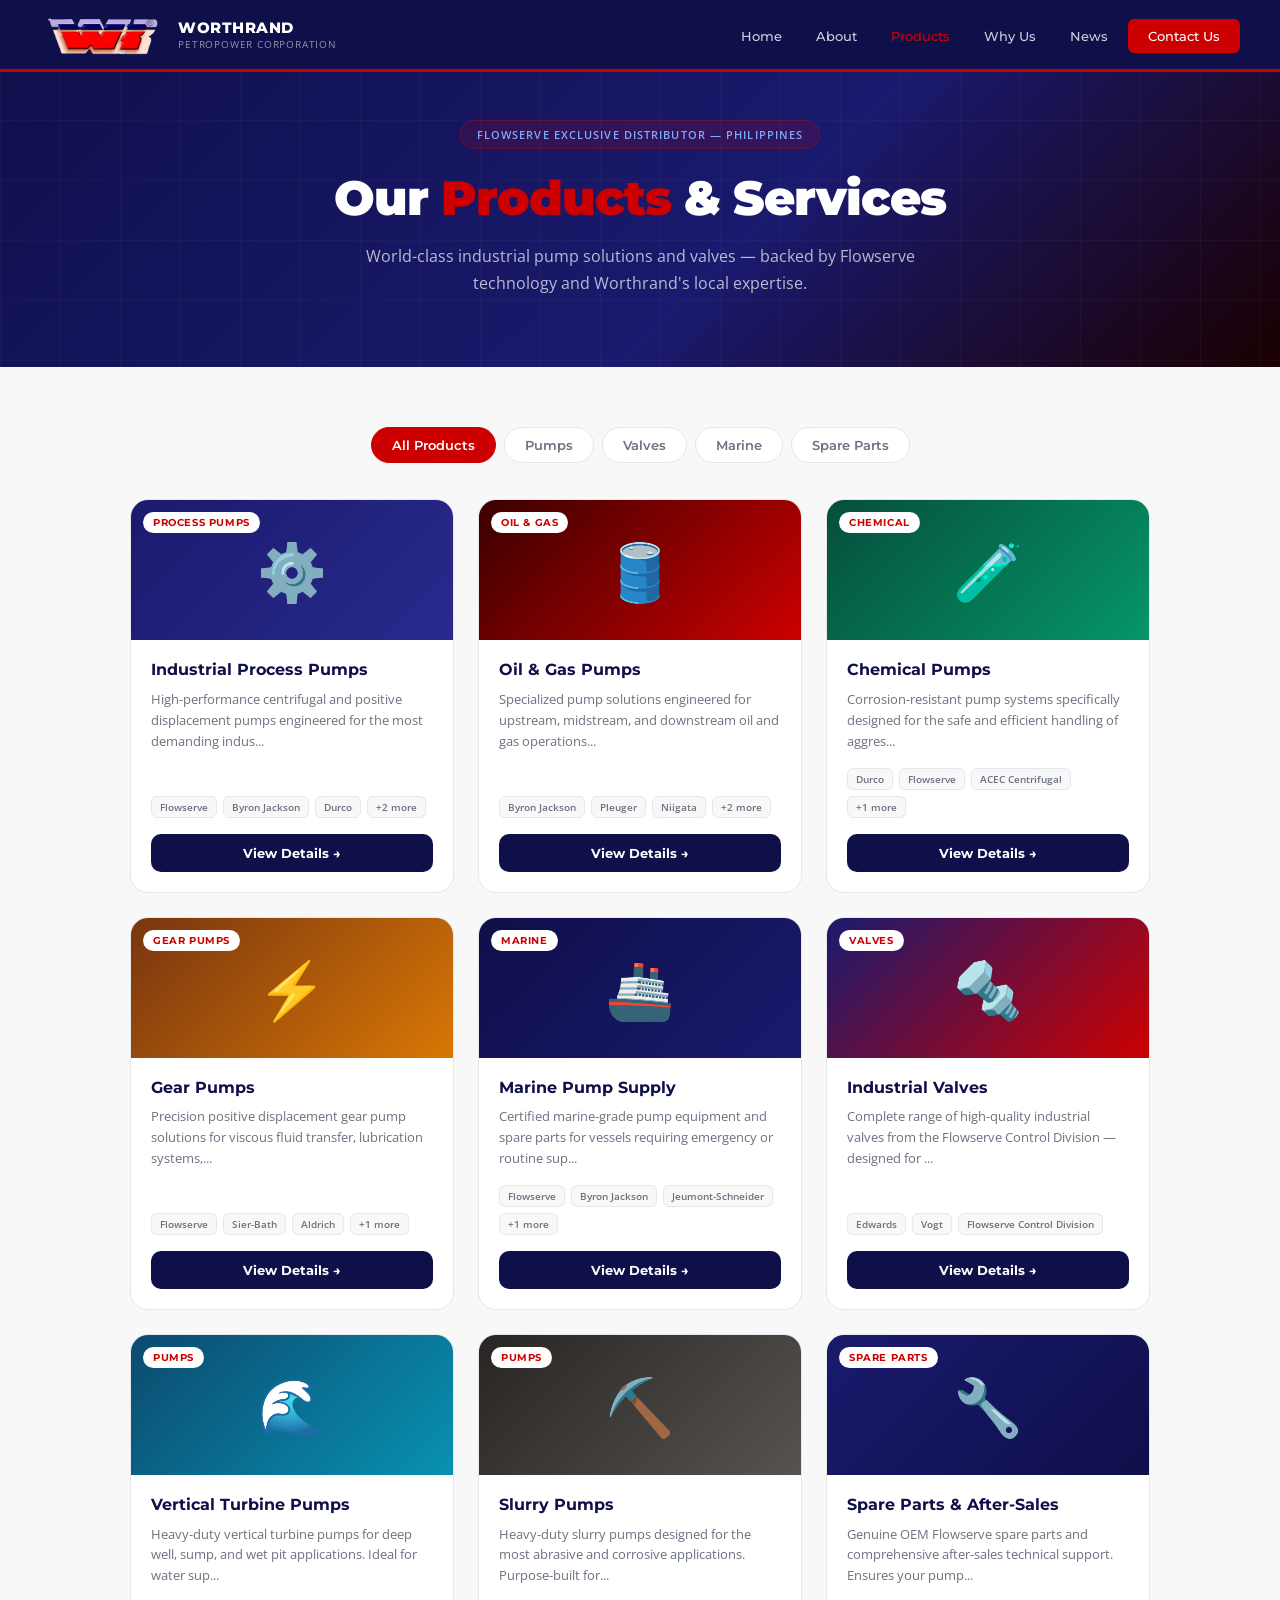
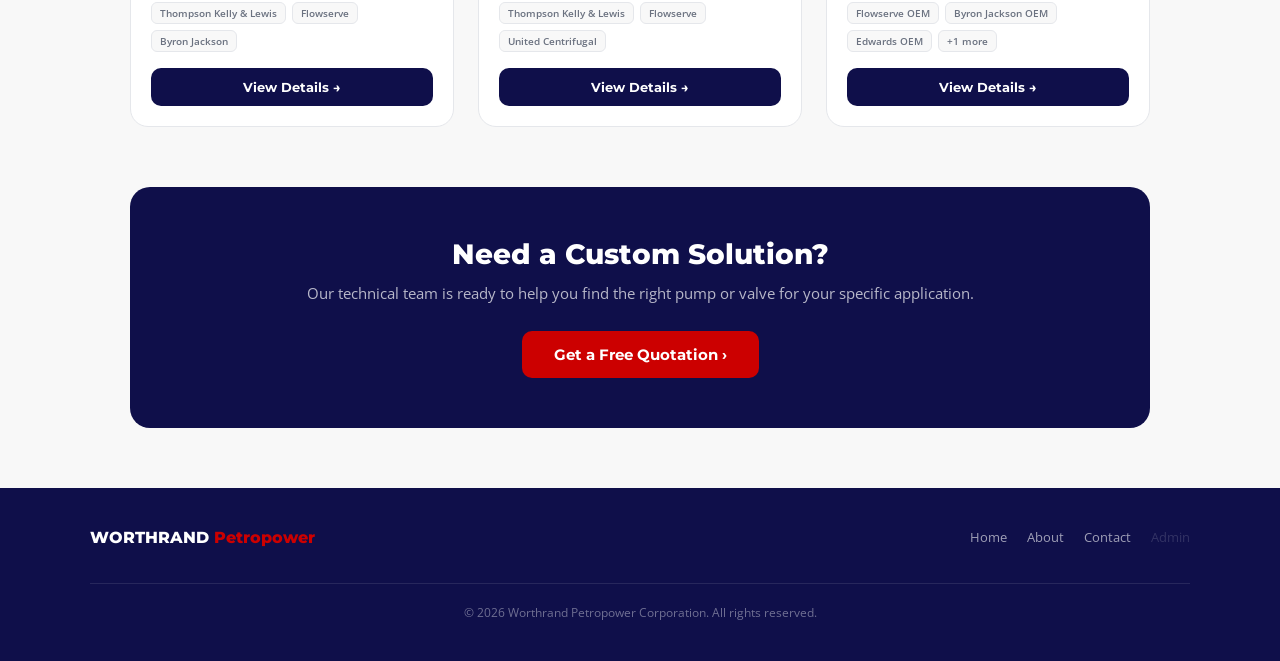
<file: products.html>
<!DOCTYPE html>
<html lang="en">
<head>
<meta charset="UTF-8">
<meta name="viewport" content="width=device-width, initial-scale=1.0">
<title>Products — Worthrand Petropower Corporation</title>
<meta name="description" content="Worthrand Petropower Corporation — Exclusive Flowserve distributor in the Philippines. Browse our complete range of industrial pumps and valves.">
<link rel="preconnect" href="https://fonts.googleapis.com">
<link href="https://fonts.googleapis.com/css2?family=Montserrat:wght@400;500;600;700;800;900&family=Open+Sans:wght@300;400;500;600&display=swap" rel="stylesheet">
<style>
:root {
  --red: #CC0000;
  --red-dark: #A30000;
  --navy: #1A1A6E;
  --navy-dark: #0F0F4A;
  --off-white: #F8F8F8;
  --gray: #6B7280;
  --gray-border: #E5E7EB;
  --text: #1F2937;
  --ff-heading: 'Montserrat', sans-serif;
  --ff-body: 'Open Sans', sans-serif;
}

* { margin: 0; padding: 0; box-sizing: border-box; }
html { scroll-behavior: smooth; }
body { font-family: var(--ff-body); background: var(--off-white); color: var(--text); }
a { text-decoration: none; color: inherit; }

/* NAVBAR */
.navbar {
  position: fixed; top: 0; left: 0; right: 0; z-index: 1000;
  background: var(--navy-dark); border-bottom: 3px solid var(--red);
  padding: 0 40px; height: 72px;
  display: flex; align-items: center; justify-content: space-between;
}

.nav-brand { display: flex; align-items: center; gap: 14px; }
.nav-logo-img { height: 46px; width: auto; object-fit: contain; }
.nav-brand-text .name { font-family: var(--ff-heading); font-weight: 800; font-size: 15px; color: white; letter-spacing: 0.5px; line-height: 1.2; }
.nav-brand-text .sub { font-size: 10px; color: hsla(0,0%,100%,0.55); letter-spacing: 0.08em; text-transform: uppercase; }

.nav-links { display: flex; align-items: center; gap: 6px; list-style: none; }
.nav-links a { color: hsla(0,0%,100%,0.8); font-size: 13px; font-weight: 500; padding: 8px 14px; border-radius: 6px; transition: 0.2s ease; font-family: var(--ff-heading); }
.nav-links a:hover { color: white; background: hsla(0,0%,100%,0.1); }
.nav-links a.active { color: var(--red); }
.nav-cta { background: var(--red) !important; color: white !important; padding: 9px 20px !important; border-radius: 6px !important; }
.nav-cta:hover { background: var(--red-dark) !important; }

/* HERO */
.page-hero {
  background: linear-gradient(135deg, var(--navy-dark) 0%, var(--navy) 60%, #1a0000 100%);
  padding: 120px 40px 70px;
  text-align: center;
  position: relative;
  overflow: hidden;
}

.page-hero::before {
  content: "";
  position: absolute; inset: 0;
  background-image: linear-gradient(hsla(0,0%,100%,0.03) 1px, transparent 1px), linear-gradient(90deg, hsla(0,0%,100%,0.03) 1px, transparent 1px);
  background-size: 60px 60px;
}

.hero-eyebrow {
  display: inline-flex; align-items: center; gap: 8px;
  background: hsla(0,100%,40%,0.15); border: 1px solid hsla(0,100%,40%,0.3);
  border-radius: 100px; padding: 6px 16px;
  font-size: 11px; font-weight: 600; color: #80AAFF;
  letter-spacing: 0.1em; text-transform: uppercase; margin-bottom: 20px;
  position: relative; z-index: 1;
}

.page-hero h1 {
  font-family: var(--ff-heading); font-size: clamp(28px, 5vw, 48px);
  font-weight: 900; color: white; letter-spacing: -1px;
  margin-bottom: 16px; position: relative; z-index: 1;
}

.page-hero h1 span { color: var(--red); }

.page-hero p {
  font-size: 16px; color: hsla(0,0%,100%,0.7);
  max-width: 560px; margin: 0 auto; line-height: 1.7;
  position: relative; z-index: 1;
}

/* MAIN */
.main { max-width: 1100px; margin: 0 auto; padding: 60px 40px; }

/* FILTER TABS */
.filter-tabs {
  display: flex; gap: 8px; flex-wrap: wrap;
  margin-bottom: 36px; justify-content: center;
}

.filter-tab {
  font-family: var(--ff-heading); font-size: 13px; font-weight: 600;
  padding: 9px 20px; border-radius: 100px; border: 1px solid var(--gray-border);
  background: white; color: var(--gray); cursor: pointer; transition: 0.2s ease;
}
.filter-tab:hover { border-color: var(--red); color: var(--red); }
.filter-tab.active { background: var(--red); color: white; border-color: var(--red); }

/* PRODUCTS GRID */
.products-grid {
  display: grid; grid-template-columns: repeat(3, 1fr); gap: 24px;
}
@media (max-width: 900px) { .products-grid { grid-template-columns: repeat(2, 1fr); } }
@media (max-width: 600px) { .products-grid { grid-template-columns: 1fr; } }

.product-card {
  background: white; border: 1px solid var(--gray-border);
  border-radius: 18px; overflow: hidden;
  transition: 0.25s ease; cursor: pointer;
  display: flex; flex-direction: column;
}
.product-card:hover { box-shadow: 0 14px 35px hsla(0,0%,0%,0.1); transform: translateY(-4px); border-color: var(--red); }

.product-img {
  height: 140px; display: flex; align-items: center; justify-content: center;
  font-size: 56px; position: relative;
}

.product-cat-tag {
  position: absolute; top: 12px; left: 12px;
  background: white; color: var(--red);
  font-family: var(--ff-heading); font-size: 10px; font-weight: 700;
  padding: 4px 10px; border-radius: 100px;
  text-transform: uppercase; letter-spacing: 0.06em;
}

.product-body { padding: 20px; flex: 1; display: flex; flex-direction: column; }

.product-name {
  font-family: var(--ff-heading); font-size: 16px; font-weight: 700;
  color: var(--navy-dark); margin-bottom: 8px; line-height: 1.3;
}

.product-desc { font-size: 13px; color: var(--gray); line-height: 1.6; flex: 1; margin-bottom: 16px; }

.product-brands { display: flex; flex-wrap: wrap; gap: 6px; margin-bottom: 16px; }
.brand-chip {
  background: var(--off-white); border: 1px solid var(--gray-border);
  border-radius: 6px; padding: 3px 8px; font-size: 10px; font-weight: 600; color: var(--gray);
}

.btn-details {
  width: 100%; background: var(--navy-dark); color: white;
  font-family: var(--ff-heading); font-weight: 700; font-size: 13px;
  padding: 11px; border-radius: 10px; border: none; cursor: pointer;
  transition: 0.2s ease;
}
.btn-details:hover { background: var(--navy); }

/* MODAL */
.modal-overlay {
  position: fixed; inset: 0; background: hsla(0,0%,0%,0.6);
  display: flex; align-items: center; justify-content: center;
  padding: 20px; z-index: 600; opacity: 0; visibility: hidden; transition: 0.2s ease;
}
.modal-overlay.active { opacity: 1; visibility: visible; }

.modal-box {
  background: white; border-radius: 20px; width: 100%; max-width: 600px;
  max-height: 88vh; overflow-y: auto;
  transform: scale(0.95); transition: 0.2s ease;
}
.modal-overlay.active .modal-box { transform: scale(1); }

.modal-hero {
  height: 130px; display: flex; align-items: center; justify-content: center;
  font-size: 60px; position: relative;
}

.modal-close {
  position: absolute; top: 14px; right: 14px;
  width: 34px; height: 34px; background: hsla(0,0%,100%,0.85);
  border-radius: 50%; border: none; font-size: 16px; cursor: pointer;
  display: flex; align-items: center; justify-content: center;
}

.modal-body { padding: 24px 28px 28px; }

.modal-name {
  font-family: var(--ff-heading); font-size: 22px; font-weight: 800;
  color: var(--navy-dark); margin-bottom: 6px;
}

.modal-cat {
  font-size: 12px; color: var(--red); font-weight: 700;
  text-transform: uppercase; letter-spacing: 0.08em; margin-bottom: 14px;
}

.modal-desc { font-size: 14px; color: var(--gray); line-height: 1.7; margin-bottom: 22px; }

.modal-section { margin-bottom: 20px; }

.modal-section-title {
  font-family: var(--ff-heading); font-size: 12px; font-weight: 700;
  color: var(--gray); text-transform: uppercase; letter-spacing: 0.1em;
  margin-bottom: 10px;
}

.feature-list { list-style: none; display: flex; flex-direction: column; gap: 8px; }
.feature-list li {
  display: flex; align-items: flex-start; gap: 8px; font-size: 13px; color: var(--text);
}
.feature-list li::before {
  content: "✓"; width: 18px; height: 18px; background: var(--red);
  color: white; border-radius: 50%; display: flex; align-items: center; justify-content: center;
  font-size: 10px; font-weight: 700; flex-shrink: 0; margin-top: 1px;
}

.app-grid { display: grid; grid-template-columns: 1fr 1fr; gap: 8px; }
.app-item {
  background: var(--off-white); border: 1px solid var(--gray-border);
  border-radius: 8px; padding: 8px 10px; font-size: 12px; color: var(--text); font-weight: 500;
}

.modal-brands { display: flex; flex-wrap: wrap; gap: 8px; }
.modal-brand-chip {
  background: var(--navy-dark); color: white;
  border-radius: 8px; padding: 6px 12px; font-size: 12px; font-weight: 600;
}

.btn-inquire {
  width: 100%; background: var(--red); color: white;
  font-family: var(--ff-heading); font-weight: 700; font-size: 15px;
  padding: 14px; border-radius: 12px; border: none; cursor: pointer;
  margin-top: 22px; transition: 0.2s ease;
}
.btn-inquire:hover { background: var(--red-dark); }

/* CTA SECTION */
.cta-section {
  background: var(--navy-dark); border-radius: 20px;
  padding: 50px 40px; text-align: center; margin-top: 60px; color: white;
}

.cta-section h2 { font-family: var(--ff-heading); font-size: 28px; font-weight: 800; margin-bottom: 12px; }
.cta-section p { font-size: 15px; color: hsla(0,0%,100%,0.7); margin-bottom: 28px; }
.btn-cta {
  display: inline-flex; align-items: center; gap: 8px;
  background: var(--red); color: white;
  font-family: var(--ff-heading); font-weight: 700; font-size: 15px;
  padding: 14px 32px; border-radius: 10px; transition: 0.2s ease;
}
.btn-cta:hover { background: var(--red-dark); }

/* FOOTER */
footer { background: var(--navy-dark); color: white; padding: 40px; margin-top: 0; }
.footer-inner { max-width: 1100px; margin: 0 auto; display: flex; justify-content: space-between; align-items: center; flex-wrap: wrap; gap: 16px; }
.footer-brand { font-family: var(--ff-heading); font-weight: 800; font-size: 16px; }
.footer-brand span { color: var(--red); }
.footer-links { display: flex; gap: 20px; }
.footer-links a { font-size: 13px; color: hsla(0,0%,100%,0.6); transition: 0.2s ease; }
.footer-links a:hover { color: white; }
.footer-copy { font-size: 12px; color: hsla(0,0%,100%,0.4); width: 100%; text-align: center; margin-top: 20px; padding-top: 20px; border-top: 1px solid hsla(0,0%,100%,0.1); }
</style>
</head>
<body>

<!-- NAVBAR -->
<nav class="navbar">
  <div class="nav-brand">
    <img src="./images/logo.png" alt="WPC Logo" class="nav-logo-img">
    <div class="nav-brand-text">
      <div class="name">WORTHRAND</div>
      <div class="sub">Petropower Corporation</div>
    </div>
  </div>
  <ul class="nav-links">
    <li><a href="./index.html">Home</a></li>
    <li><a href="./index.html#about">About</a></li>
    <li><a href="./products.html" class="active">Products</a></li>
    <li><a href="./index.html#why">Why Us</a></li>
    <li><a href="./index.html#news">News</a></li>
    <li><a href="./index.html#contact" class="nav-cta">Contact Us</a></li>
  </ul>
</nav>

<!-- HERO -->
<div class="page-hero">
  <div class="hero-eyebrow">Flowserve Exclusive Distributor — Philippines</div>
  <h1>Our <span>Products</span> &amp; Services</h1>
  <p>World-class industrial pump solutions and valves — backed by Flowserve technology and Worthrand's local expertise.</p>
</div>

<!-- MAIN -->
<div class="main">

  <!-- FILTER TABS -->
  <div class="filter-tabs">
    <button class="filter-tab active" data-filter="all">All Products</button>
    <button class="filter-tab" data-filter="pumps">Pumps</button>
    <button class="filter-tab" data-filter="valves">Valves</button>
    <button class="filter-tab" data-filter="marine">Marine</button>
    <button class="filter-tab" data-filter="parts">Spare Parts</button>
  </div>

  <!-- PRODUCTS GRID -->
  <div class="products-grid" id="productsGrid"></div>

  <!-- CTA -->
  <div class="cta-section">
    <h2>Need a Custom Solution?</h2>
    <p>Our technical team is ready to help you find the right pump or valve for your specific application.</p>
    <a href="./index.html#contact" class="btn-cta">Get a Free Quotation ›</a>
  </div>

</div>

<!-- FOOTER -->
<footer>
  <div class="footer-inner">
    <div class="footer-brand">WORTHRAND <span>Petropower</span></div>
    <div class="footer-links">
      <a href="./index.html">Home</a>
      <a href="./index.html#about">About</a>
      <a href="./index.html#contact">Contact</a>
      <a href="./admin.html" style="color: hsla(0,0%,100%,0.15);">Admin</a>
    </div>
    <div class="footer-copy">© 2026 Worthrand Petropower Corporation. All rights reserved.</div>
  </div>
</footer>

<!-- MODAL -->
<div class="modal-overlay" id="modalOverlay">
  <div class="modal-box">
    <div class="modal-hero" id="modalHero">
      <button class="modal-close" onclick="closeModal()">✕</button>
    </div>
    <div class="modal-body" id="modalBody"></div>
  </div>
</div>

<script>
const PRODUCTS = [
  {
    id: 1, cat: 'pumps',
    emoji: '⚙️', color: 'linear-gradient(135deg, #1A1A6E, #2A2A8E)',
    name: 'Industrial Process Pumps',
    catLabel: 'Process Pumps',
    desc: 'High-performance centrifugal and positive displacement pumps engineered for the most demanding industrial process applications. Designed for continuous, reliable operation in chemical, petrochemical, and refinery environments.',
    features: [
      'High-efficiency centrifugal and axial flow designs',
      'Handles corrosive, abrasive, and high-temperature fluids',
      'API 610, ANSI/ASME B73.1 compliant',
      'Wide range of materials — stainless steel, Alloy 20, Hastelloy',
      'Available in single and multi-stage configurations',
      'Easy maintenance with back pull-out design'
    ],
    applications: ['Oil Refineries', 'Petrochemical Plants', 'Chemical Processing', 'Power Generation', 'Water Treatment', 'Pulp & Paper'],
    brands: ['Flowserve', 'Byron Jackson', 'Durco', 'Wilson-Snyder', 'ACEC Centrifugal']
  },
  {
    id: 2, cat: 'pumps',
    emoji: '🛢️', color: 'linear-gradient(135deg, #3A0000, #CC0000)',
    name: 'Oil & Gas Pumps',
    catLabel: 'Oil & Gas',
    desc: 'Specialized pump solutions engineered for upstream, midstream, and downstream oil and gas operations. Built for maximum reliability in the harshest environments — from offshore platforms to onshore refineries.',
    features: [
      'API 610 and API 674/675 certified',
      'Designed for flammable and hazardous fluids',
      'High pressure and high temperature capability',
      'Explosion-proof motor options available',
      'ATEX and IECEx certified configurations',
      'Subsea and offshore rated variants'
    ],
    applications: ['Offshore Platforms', 'Oil Terminals', 'Pipeline Boosting', 'LNG Facilities', 'Gas Processing', 'Crude Oil Transfer'],
    brands: ['Byron Jackson', 'Pleuger', 'Niigata', 'Ingersoll-Rand', 'Worthington Pacific']
  },
  {
    id: 3, cat: 'pumps',
    emoji: '🧪', color: 'linear-gradient(135deg, #064E3B, #059669)',
    name: 'Chemical Pumps',
    catLabel: 'Chemical',
    desc: 'Corrosion-resistant pump systems specifically designed for the safe and efficient handling of aggressive chemical fluids including acids, alkalis, solvents, and other hazardous materials.',
    features: [
      'Chemical-resistant materials — PVDF, PP, PTFE lined',
      'Hermetically sealed for zero leakage',
      'Magnetic drive options for toxic fluids',
      'ANSI/ASME B73.1 and ISO 2858 standards',
      'FDA-compliant materials for food-grade applications',
      'Wide chemical compatibility range'
    ],
    applications: ['Chemical Manufacturing', 'Fertilizer Plants', 'Pharmaceutical', 'Food & Beverage', 'Electroplating', 'Wastewater Treatment'],
    brands: ['Durco', 'Flowserve', 'ACEC Centrifugal', 'United Centrifugal']
  },
  {
    id: 4, cat: 'pumps',
    emoji: '⚡', color: 'linear-gradient(135deg, #78350F, #D97706)',
    name: 'Gear Pumps',
    catLabel: 'Gear Pumps',
    desc: 'Precision positive displacement gear pump solutions for viscous fluid transfer, lubrication systems, fuel oil handling, and hydraulic applications. Delivers consistent, pulse-free flow across a wide viscosity range.',
    features: [
      'External and internal gear pump designs',
      'Handles viscosities from 1 to 1,000,000 cSt',
      'Self-priming capability up to 8 meters',
      'Bi-directional flow options',
      'Stainless steel and cast iron construction',
      'Relief valve protection built-in'
    ],
    applications: ['Fuel Oil Transfer', 'Lubrication Systems', 'Hydraulic Systems', 'Bitumen Handling', 'Polymer Processing', 'Ink & Paint Manufacturing'],
    brands: ['Flowserve', 'Sier-Bath', 'Aldrich', 'Stork Engineered Pumps']
  },
  {
    id: 5, cat: 'marine',
    emoji: '🚢', color: 'linear-gradient(135deg, #0F0F4A, #1A1A6E)',
    name: 'Marine Pump Supply',
    catLabel: 'Marine',
    desc: 'Certified marine-grade pump equipment and spare parts for vessels requiring emergency or routine supply. Ready for urgent delivery to vessels docking at Manila, Clark, and other Philippine ports.',
    features: [
      'DNV, ABS, Lloyd\'s Register certified',
      'Bilge, ballast, fire, and cargo pump solutions',
      'Seawater and freshwater cooling pumps',
      'Emergency delivery to all Philippine ports',
      'OEM certified spare parts available',
      '24/7 emergency response capability'
    ],
    applications: ['Cargo Vessels', 'Tankers', 'Passenger Ships', 'Offshore Supply Vessels', 'Naval Vessels', 'Port of Manila & Clark'],
    brands: ['Flowserve', 'Byron Jackson', 'Jeumont-Schneider', 'Pleuger']
  },
  {
    id: 6, cat: 'valves',
    emoji: '🔩', color: 'linear-gradient(135deg, #1A1A6E, #CC0000)',
    name: 'Industrial Valves',
    catLabel: 'Valves',
    desc: 'Complete range of high-quality industrial valves from the Flowserve Control Division — designed for high pressure, high temperature, and critical flow control applications across all industries.',
    features: [
      'Globe, Gate, Check, and Angle valve types',
      'High pressure ratings up to ASME Class 4500',
      'High temperature service up to 650°C',
      'Forged and cast steel construction',
      'API 600, API 602, BS 1873 compliant',
      'Fugitive emission certified (ISO 15848)'
    ],
    applications: ['Power Plants', 'Oil Refineries', 'Chemical Plants', 'Petrochemical Facilities', 'Gas Processing', 'Steam Systems'],
    brands: ['Edwards', 'Vogt', 'Flowserve Control Division']
  },
  {
    id: 7, cat: 'pumps',
    emoji: '🌊', color: 'linear-gradient(135deg, #0C4A6E, #0891B2)',
    name: 'Vertical Turbine Pumps',
    catLabel: 'Pumps',
    desc: 'Heavy-duty vertical turbine pumps for deep well, sump, and wet pit applications. Ideal for water supply, irrigation, industrial cooling, and dewatering operations requiring reliable long-term performance.',
    features: [
      'Bowl assembly depths from 3m to 300m+',
      'Enclosed and semi-open impeller designs',
      'Lineshaft and submersible motor options',
      'AWWA E101 and API 610 compliant',
      'Capacities up to 50,000 m³/hr',
      'Corrosion-resistant material options'
    ],
    applications: ['Deep Well Water Supply', 'Irrigation Systems', 'Industrial Cooling', 'Flood Control', 'Mine Dewatering', 'Municipal Water Works'],
    brands: ['Thompson Kelly & Lewis', 'Flowserve', 'Byron Jackson']
  },
  {
    id: 8, cat: 'pumps',
    emoji: '⛏️', color: 'linear-gradient(135deg, #292524, #57534E)',
    name: 'Slurry Pumps',
    catLabel: 'Pumps',
    desc: 'Heavy-duty slurry pumps designed for the most abrasive and corrosive applications. Purpose-built for mining, mineral processing, and industrial slurry transfer where standard pumps fail.',
    features: [
      'Rubber and hard metal lined wet-end parts',
      'Designed for up to 70% solids by weight',
      'Interchangeable wet-end components',
      'Low NPSH requirements',
      'Available in horizontal and vertical configurations',
      'Extended wear life — 3x longer than standard pumps'
    ],
    applications: ['Mining Operations', 'Mineral Processing', 'Coal Handling', 'Cement Plants', 'Steel Mills', 'Dredging Operations'],
    brands: ['Thompson Kelly & Lewis', 'Flowserve', 'United Centrifugal']
  },
  {
    id: 9, cat: 'parts',
    emoji: '🔧', color: 'linear-gradient(135deg, #1A1A6E, #0F0F4A)',
    name: 'Spare Parts & After-Sales',
    catLabel: 'Spare Parts',
    desc: 'Genuine OEM Flowserve spare parts and comprehensive after-sales technical support. Ensures your pump systems and valves continue operating at peak performance with minimal downtime.',
    features: [
      'Genuine OEM Flowserve certified parts',
      'Impellers, wear rings, mechanical seals',
      'Bearings, shaft sleeves, and gland packing',
      'On-site technical service and commissioning',
      'Pump performance testing and analysis',
      'Preventive maintenance programs available'
    ],
    applications: ['All Pump Types', 'All Valve Types', 'Seal Replacement', 'Bearing Replacement', 'Impeller Replacement', 'Complete Overhaul'],
    brands: ['Flowserve OEM', 'Byron Jackson OEM', 'Edwards OEM', 'Vogt OEM']
  }
];

let activeFilter = 'all';

function renderProducts(filter) {
  const grid = document.getElementById('productsGrid');
  const filtered = filter === 'all' ? PRODUCTS : PRODUCTS.filter(p => p.cat === filter);
  grid.innerHTML = filtered.map(p => `
    <div class="product-card" onclick="openModal(${p.id})">
      <div class="product-img" style="background: ${p.color};">
        ${p.emoji}
        <span class="product-cat-tag">${p.catLabel}</span>
      </div>
      <div class="product-body">
        <div class="product-name">${p.name}</div>
        <p class="product-desc">${p.desc.substring(0, 100)}...</p>
        <div class="product-brands">
          ${p.brands.slice(0,3).map(b => `<span class="brand-chip">${b}</span>`).join('')}
          ${p.brands.length > 3 ? `<span class="brand-chip">+${p.brands.length-3} more</span>` : ''}
        </div>
        <button class="btn-details">View Details →</button>
      </div>
    </div>
  `).join('');
}

function openModal(id) {
  const p = PRODUCTS.find(x => x.id === id);
  if (!p) return;
  document.getElementById('modalHero').style.background = p.color;
  document.getElementById('modalHero').innerHTML = `
    <span style="font-size:60px;">${p.emoji}</span>
    <button class="modal-close" onclick="closeModal()">✕</button>
  `;
  document.getElementById('modalBody').innerHTML = `
    <div class="modal-name">${p.name}</div>
    <div class="modal-cat">${p.catLabel}</div>
    <p class="modal-desc">${p.desc}</p>
    <div class="modal-section">
      <div class="modal-section-title">Key Features</div>
      <ul class="feature-list">${p.features.map(f => `<li>${f}</li>`).join('')}</ul>
    </div>
    <div class="modal-section">
      <div class="modal-section-title">Applications</div>
      <div class="app-grid">${p.applications.map(a => `<div class="app-item">🏭 ${a}</div>`).join('')}</div>
    </div>
    <div class="modal-section">
      <div class="modal-section-title">Available Brands</div>
      <div class="modal-brands">${p.brands.map(b => `<span class="modal-brand-chip">${b}</span>`).join('')}</div>
    </div>
    <a href="./index.html#contact" onclick="closeModal()">
      <button class="btn-inquire">Request a Quote for ${p.name} →</button>
    </a>
  `;
  document.getElementById('modalOverlay').classList.add('active');
}

function closeModal() {
  document.getElementById('modalOverlay').classList.remove('active');
}

document.getElementById('modalOverlay').addEventListener('click', function(e) {
  if (e.target === this) closeModal();
});

document.querySelectorAll('.filter-tab').forEach(tab => {
  tab.addEventListener('click', () => {
    document.querySelectorAll('.filter-tab').forEach(t => t.classList.remove('active'));
    tab.classList.add('active');
    activeFilter = tab.dataset.filter;
    renderProducts(activeFilter);
  });
});

renderProducts('all');
</script>
</body>
</html>
</file>
